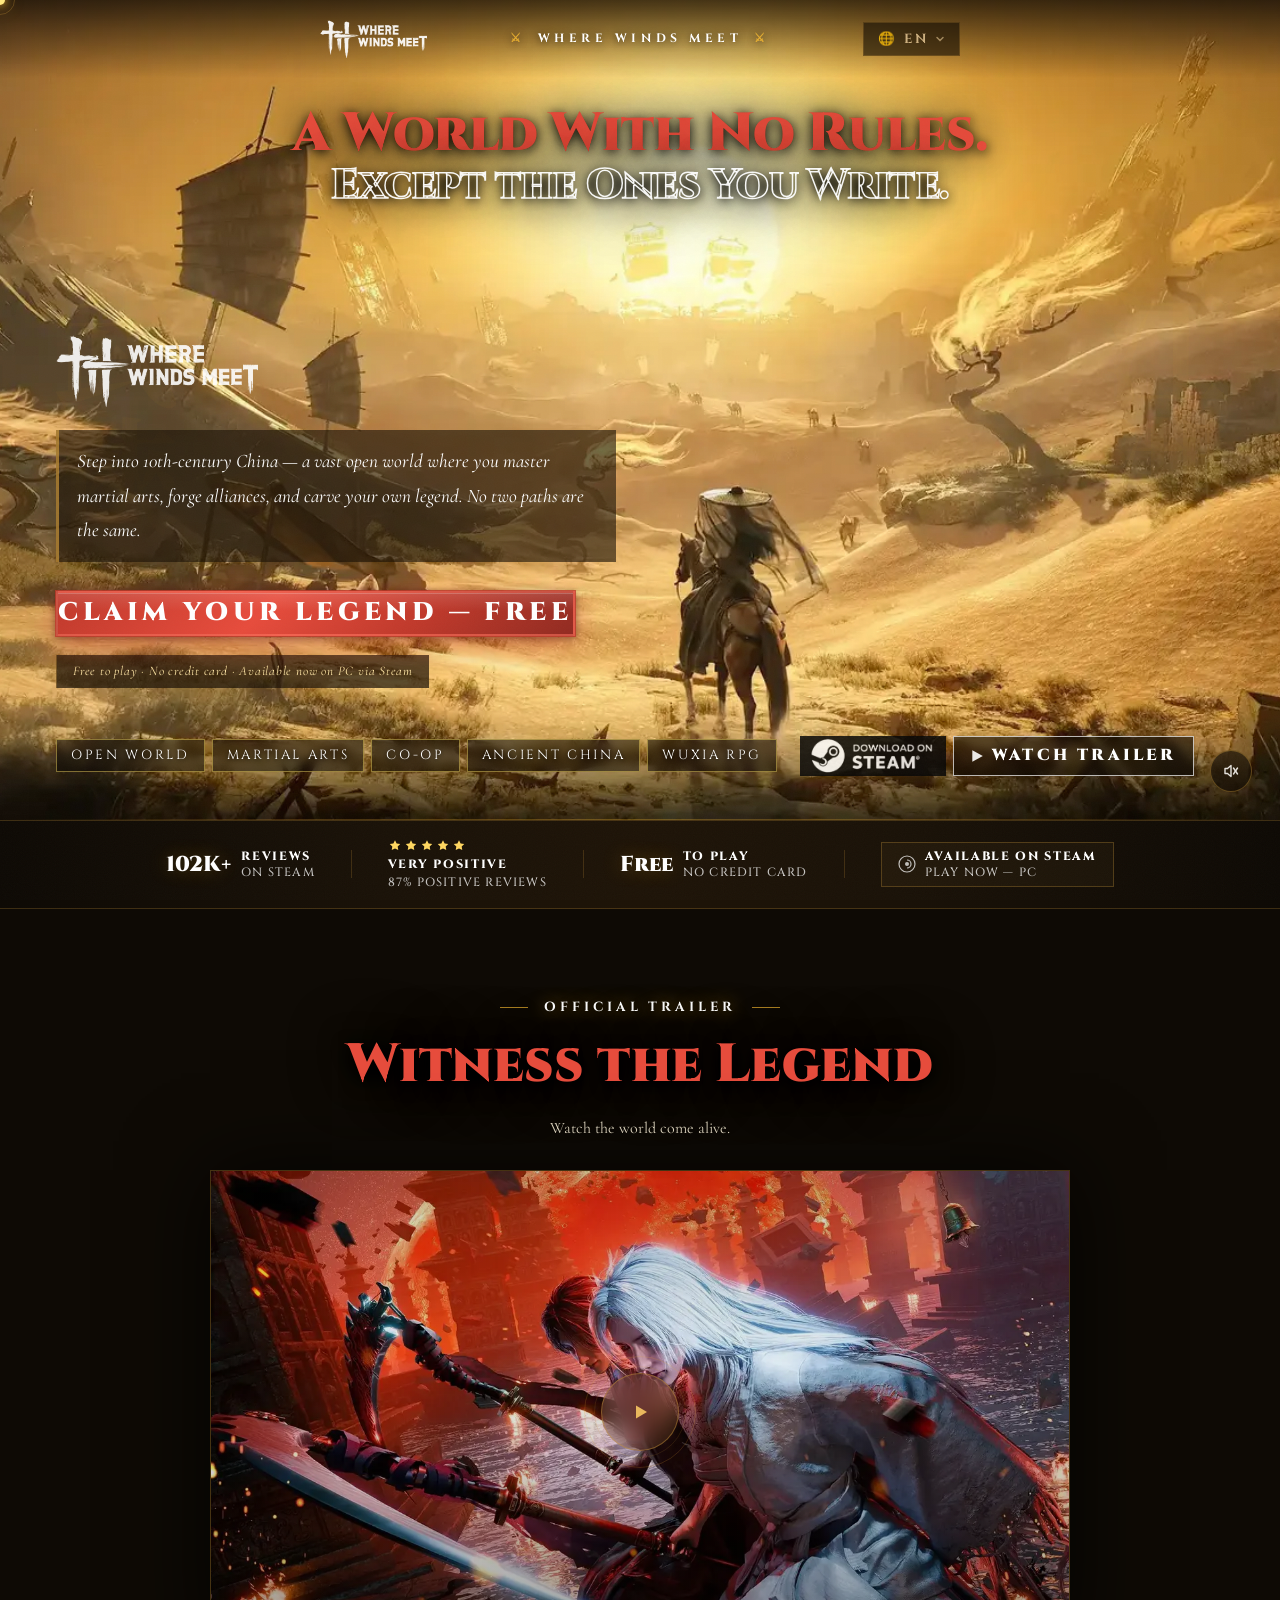
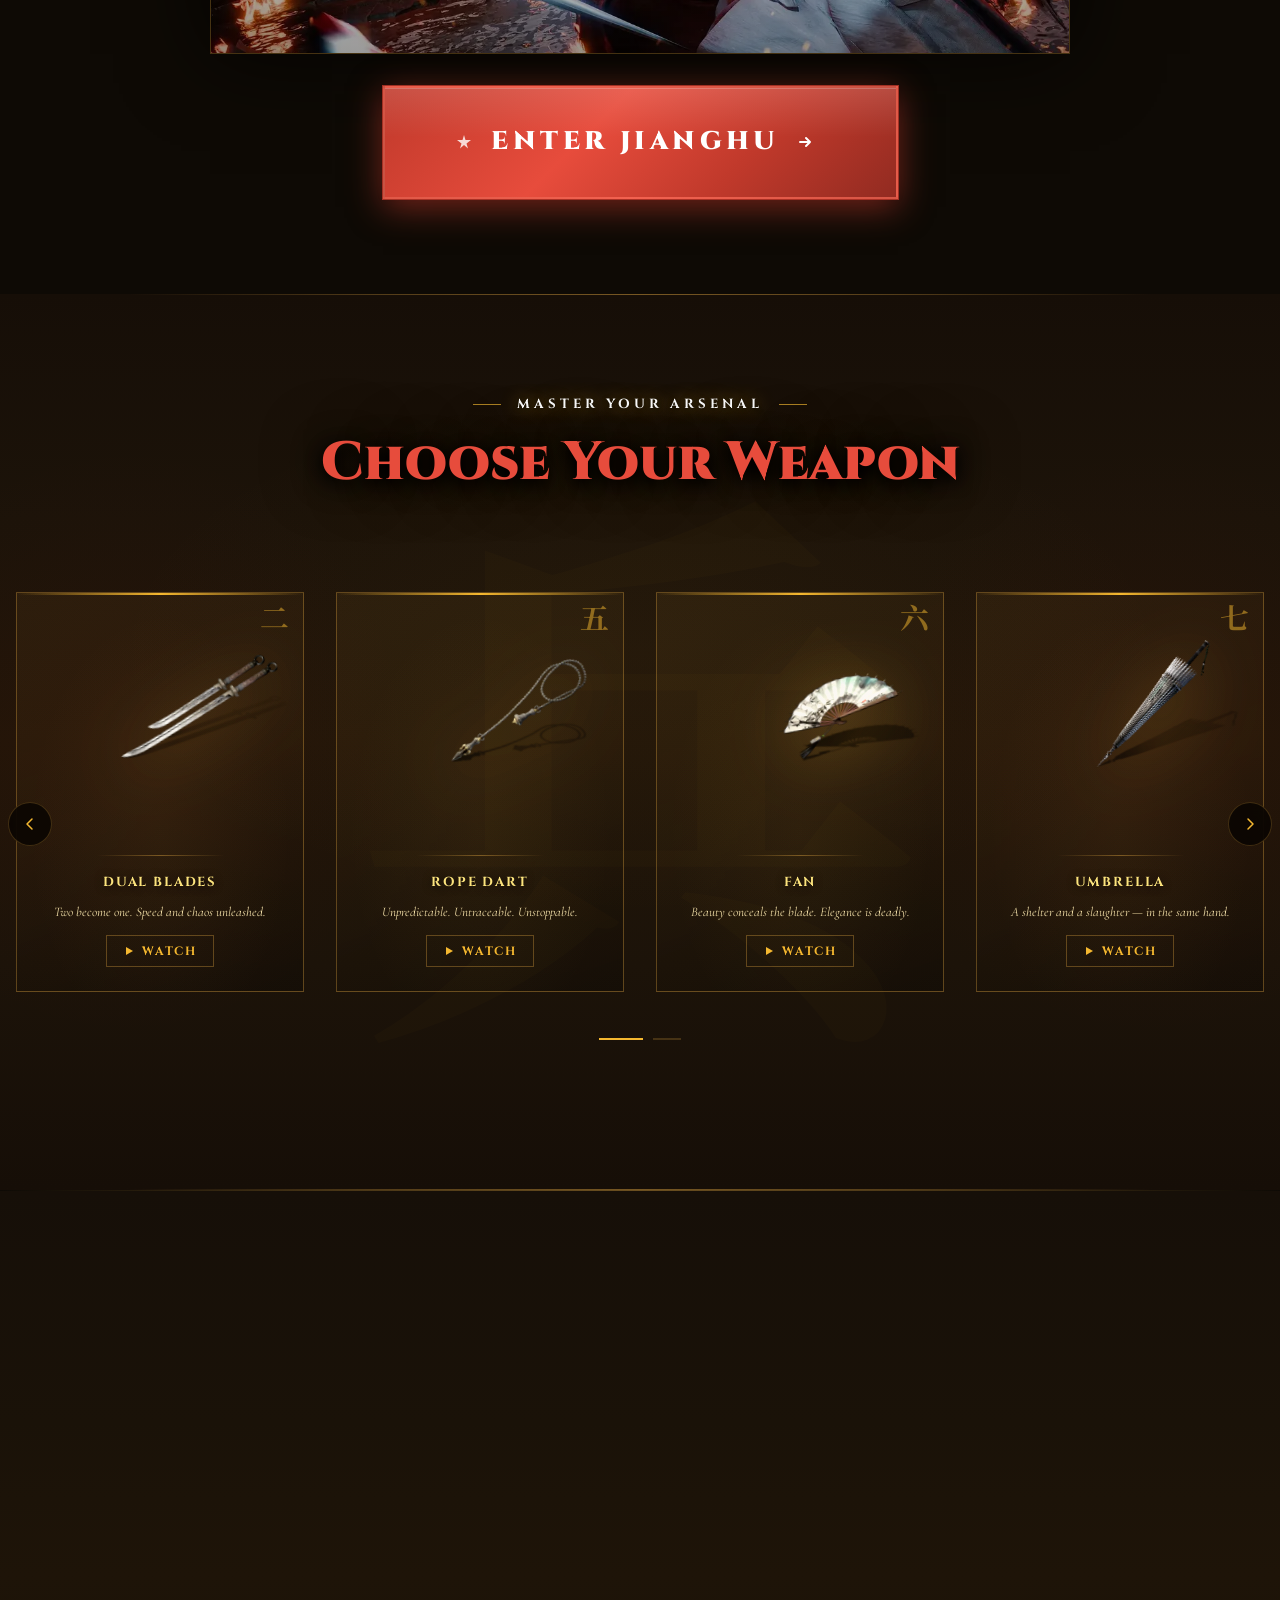
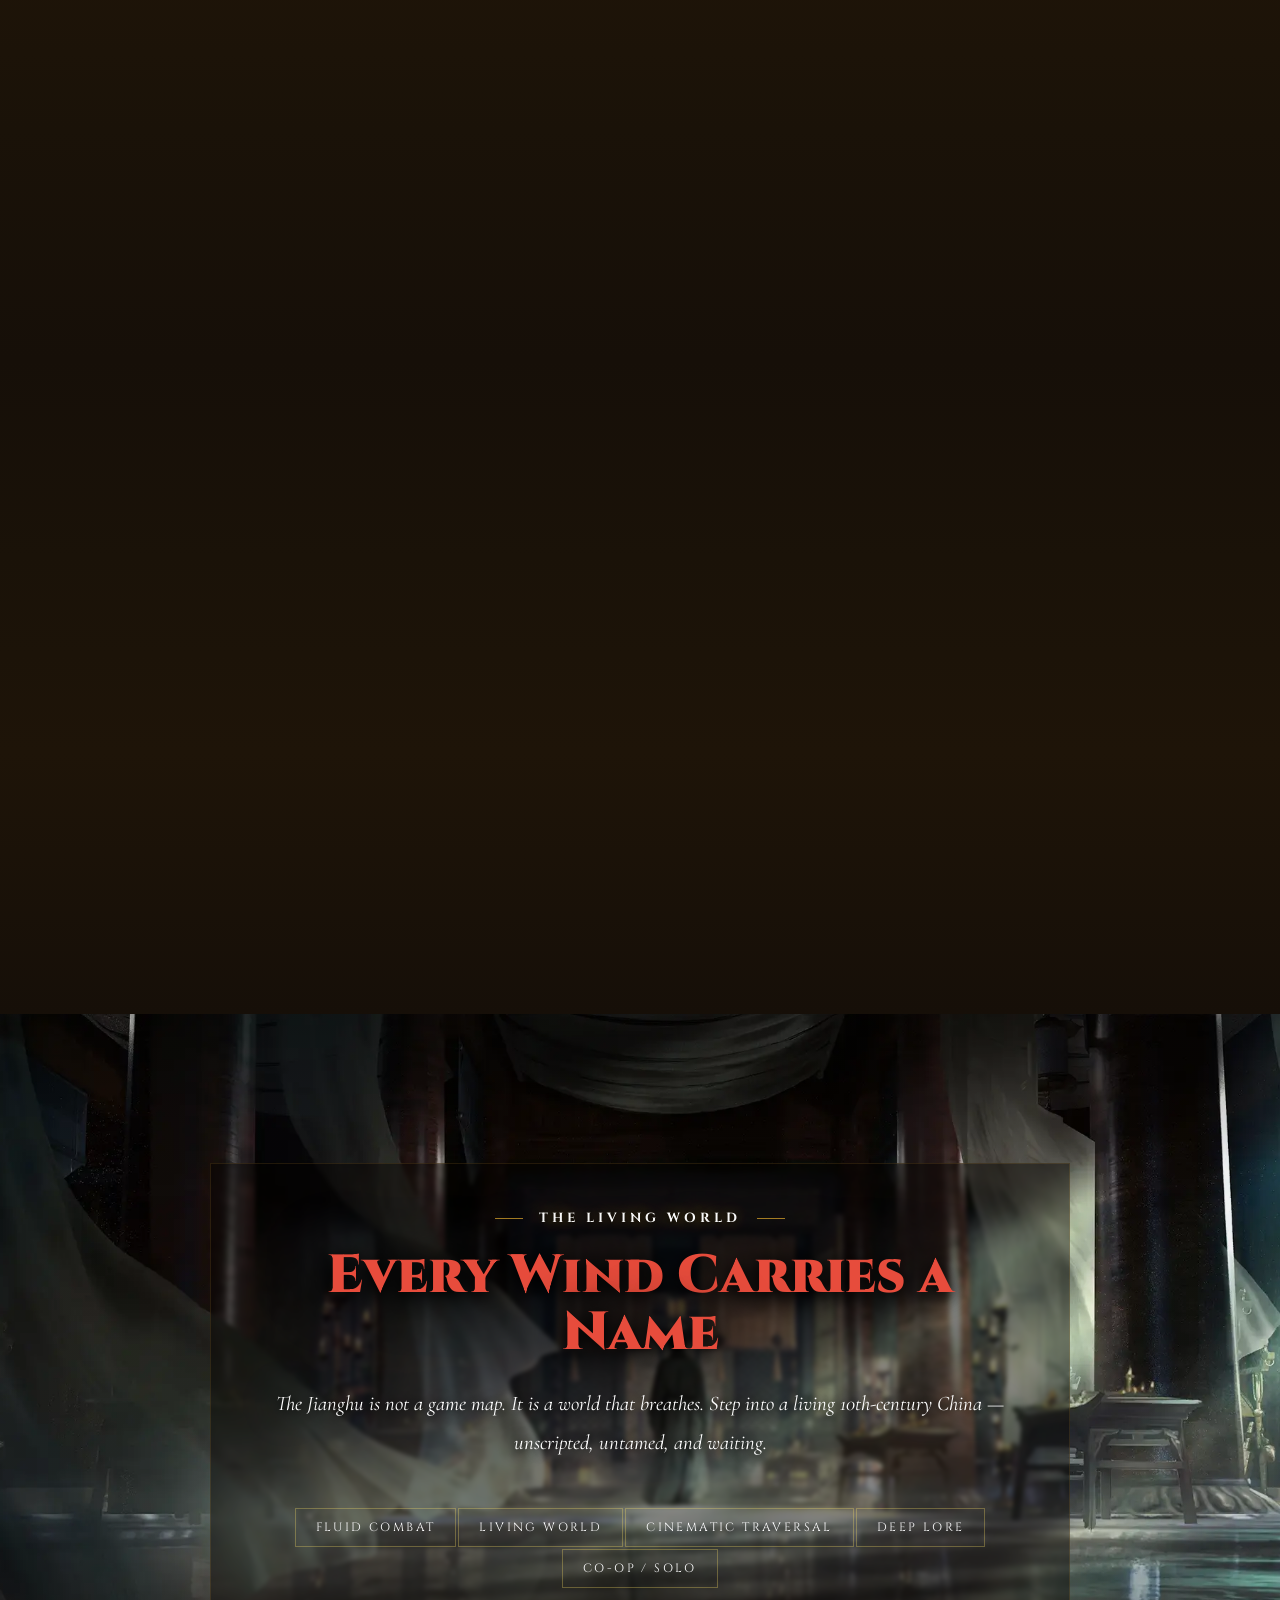
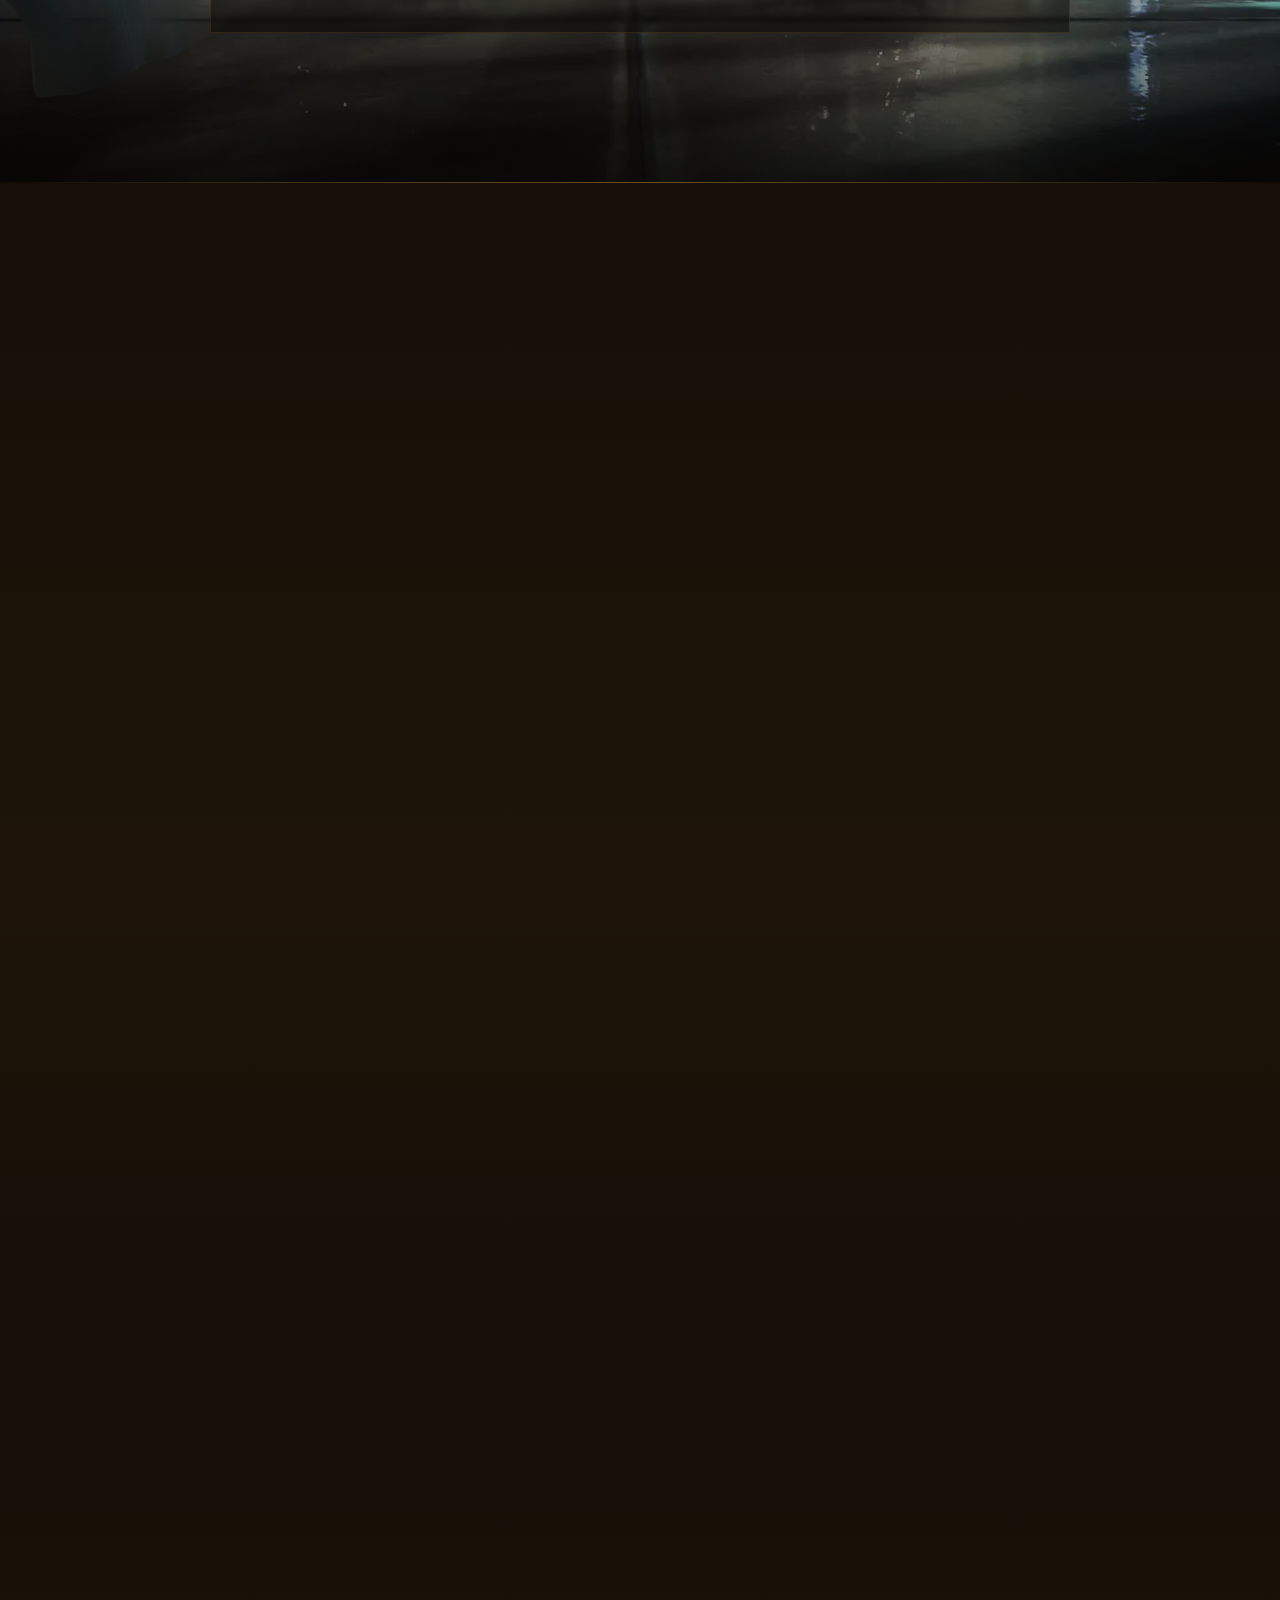
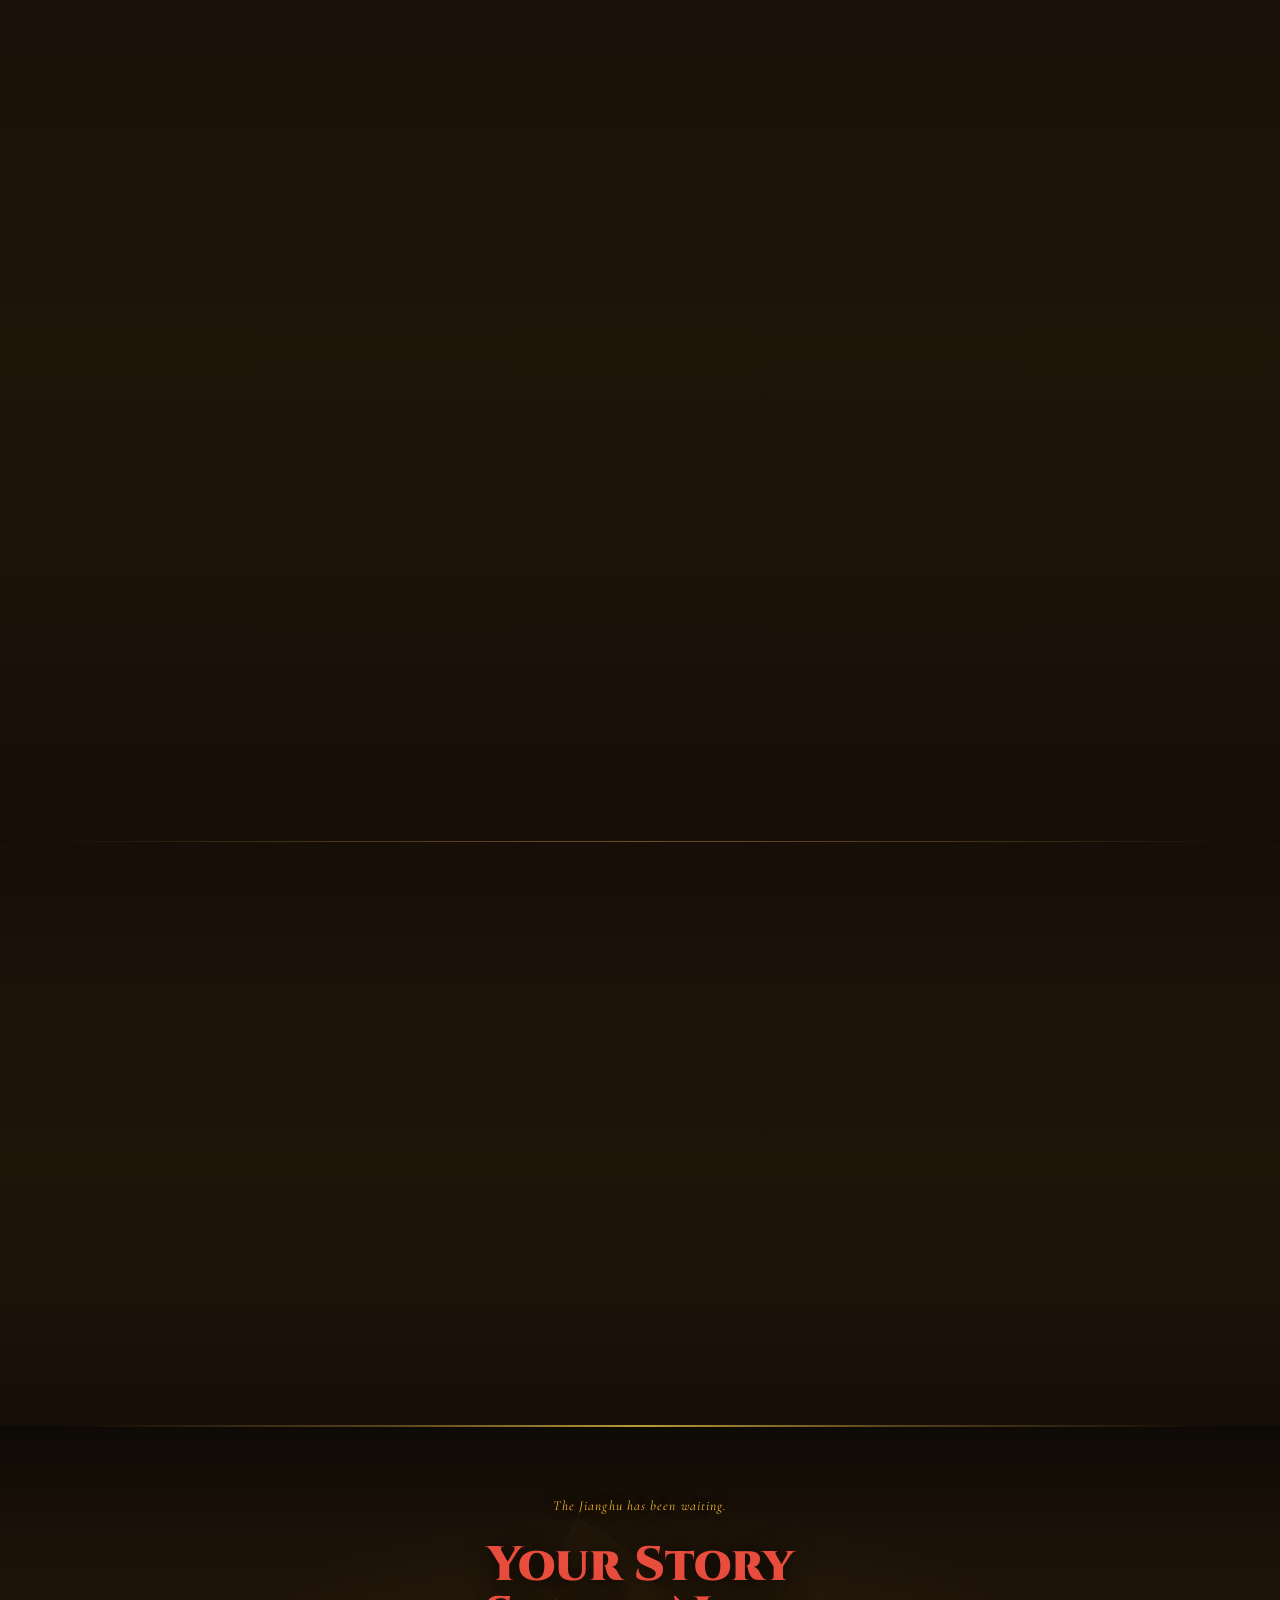
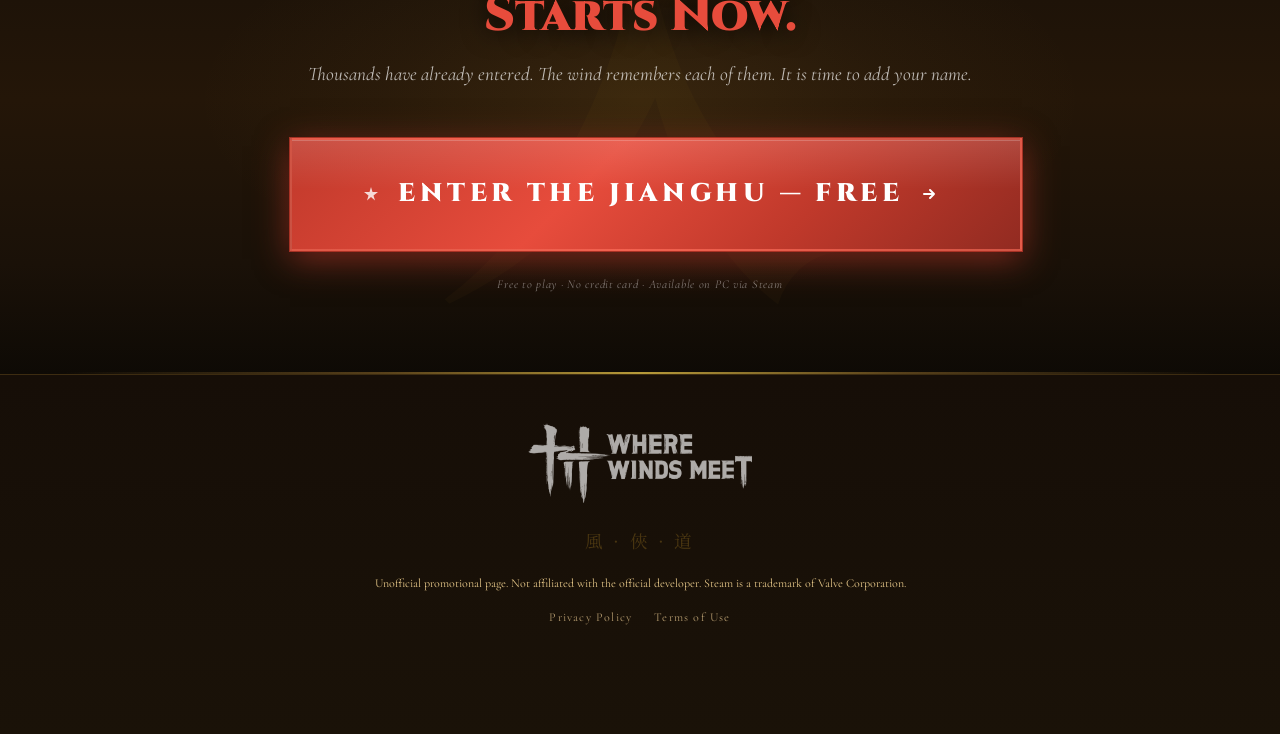
<file: index.html>
<!DOCTYPE html>
<html lang="en" dir="ltr">

<head>
  <meta charset="UTF-8">
  <link rel="icon"
    href="data:image/svg+xml,<svg xmlns='http://www.w3.org/2000/svg' viewBox='0 0 32 32'><text y='28' font-size='28'>⚔️</text></svg>"
    type="image/svg+xml">
  <meta name="viewport" content="width=device-width, initial-scale=1.0">
  <title>Where Winds Meet — Enter Jianghu</title>
  <meta property="og:type" content="website">
  <meta property="og:title" content="Where Winds Meet — Enter Jianghu">
  <meta property="og:description"
    content="An ancient world is watching. Free to play open-world wuxia RPG. 104K+ Steam reviews — Very Positive.">
  <meta property="og:image" content="assets/images/hero_poster.webp">
  <meta property="og:image:width" content="1920">
  <meta property="og:image:height" content="1080">
  <meta name="twitter:card" content="summary_large_image">
  <meta name="twitter:title" content="Where Winds Meet — Enter Jianghu">
  <meta name="twitter:description" content="Free to play. The Jianghu asks only one thing: that you enter.">
  <meta name="twitter:image" content="assets/images/hero_poster.webp">
  <meta name="description"
    content="An epic open-world wuxia action RPG set in ancient China. Master the blade. Shape your destiny.">
  <link rel="preconnect" href="https://fonts.googleapis.com">
  <link rel="preconnect" href="https://fonts.gstatic.com" crossorigin>
  <!-- Critical fonts (above-the-fold): load immediately -->
  <link rel="preload"
    href="https://fonts.googleapis.com/css2?family=Cinzel:wght@700;900&family=Cormorant+Garamond:ital,wght@0,400;0,600;1,400&display=swap"
    as="style" onload="this.onload=null;this.rel='stylesheet'">
  <noscript>
    <link href="https://fonts.googleapis.com/css2?family=Cinzel:wght@700;900&family=Cormorant+Garamond:ital,wght@0,400;0,600;1,400&display=swap" rel="stylesheet">
  </noscript>
  <style>
    *,
    *::before,
    *::after {
      box-sizing: border-box;
      margin: 0;
      padding: 0
    }

    :root {
      --void: #100c06;
      --deep: #07050300;
      --ember: #f5b830;
      --ember-hi: #ffe880;
      --ember-lo: #c08830;
      --blood: #8b1414;
      --text: #faf0d8;
      --text-soft: #e8c890;
      --paper: #f0dea8;
      --paper-dim: #c8a870;
      --ff-en: 'Cinzel', serif;
      --ff-body: 'Cormorant Garamond', 'Georgia', serif;
      --ff-ko: 'Noto Serif KR', serif;
      --ff-ja: 'Noto Serif JP', serif;
      --ff-cn: 'Noto Serif SC', serif;
      --ease: cubic-bezier(.16, 1, .3, 1);
    }

    html {
      background: var(--void);
      scroll-behavior: smooth
    }

    body {
      font-family: var(--ff-body);
      color: var(--text);
      background: #0e0a05;
      overflow-x: hidden;
      line-height: 1.6;
      cursor: none
    }

    img {
      display: block;
      max-width: 100%
    }

    button {
      cursor: none;
      border: none;
      background: none;
      font-family: inherit
    }

    a {
      color: inherit;
      text-decoration: none;
      cursor: none
    }

    #cursor {
      position: fixed;
      z-index: 9999;
      pointer-events: none;
      width: 10px;
      height: 10px;
      border-radius: 50%;
      background: var(--ember-hi);
      box-shadow: 0 0 10px var(--ember), 0 0 20px rgba(200, 148, 58, .4);
      transform: translate(-50%, -50%);
      transition: width .2s, height .2s
    }

    #cursor-ring {
      position: fixed;
      z-index: 9998;
      pointer-events: none;
      width: 30px;
      height: 30px;
      border-radius: 50%;
      border: 1px solid rgba(200, 148, 58, .3);
      transform: translate(-50%, -50%)
    }

    html.lang-ko h1,
    html.lang-ko h2,
    html.lang-ko .card-name,
    html.lang-ko .cta,
    html.lang-ko .chip,
    html.lang-ko .paths-label,
    html.lang-ko .sticky-btn,
    html.lang-ru .cta,
    html.lang-ru .chip,
    html.lang-ko .section-tag {
      font-family: var(--ff-ko);
      letter-spacing: .04em;
      text-transform: none
    }

    html.lang-ja h1,
    html.lang-ja h2,
    html.lang-ja .card-name,
    html.lang-ja .cta,
    html.lang-ja .chip,
    html.lang-ja .paths-label,
    html.lang-ja .sticky-btn,
    html.lang-ja .section-tag {
      font-family: var(--ff-ja);
      letter-spacing: .04em;
      text-transform: none
    }

    body::after {
      content: '';
      position: fixed;
      inset: 0;
      z-index: 50;
      pointer-events: none;
      opacity: .025;
      background-image: url("data:image/svg+xml,%3Csvg xmlns='http://www.w3.org/2000/svg' width='250' height='250'%3E%3Cfilter id='n'%3E%3CfeTurbulence type='fractalNoise' baseFrequency='.9' numOctaves='4' stitchTiles='stitch'/%3E%3C/filter%3E%3Crect width='250' height='250' filter='url(%23n)'/%3E%3C/svg%3E");
      background-size: 250px
    }

    ::-webkit-scrollbar {
      width: 2px
    }

    ::-webkit-scrollbar-track {
      background: var(--void)
    }

    ::-webkit-scrollbar-thumb {
      background: var(--ember-lo)
    }

    .nav {
      position: fixed;
      top: 0;
      left: 0;
      right: 0;
      z-index: 200;
      padding: 20px 320px;
      display: flex;
      justify-content: space-between;
      align-items: center;
      transition: all .5s ease;
      background: linear-gradient(180deg, rgba(14, 10, 5, .75), transparent)
    }

    .nav.solid {
      background: rgba(14, 10, 5, .88);
      backdrop-filter: blur(16px);
      -webkit-backdrop-filter: blur(16px);
      border-bottom: 1px solid rgba(200, 148, 58, .2);
      padding: 14px 320px
    }

    @media(max-width:600px) {
      .nav {
        padding: 14px 20px
      }

      .nav.solid {
        padding: 12px 20px
      }
    }

    .nav-id {
      font-family: var(--ff-en);
      font-size: 0.75rem;
      font-weight: 700;
      letter-spacing: .3em;
      text-transform: uppercase;
      color: #fff;
      opacity: 1;
      text-shadow: 0 0 12px rgba(245, 184, 48, .4), 0 1px 8px rgba(0, 0, 0, .8)
    }

    .nav-id img {
      height: 30px;
      width: auto;
      display: none
    }

    /* Language dropdown */
    .lang-drop {
      position: relative
    }

    .lang-drop-btn {
      display: inline-flex;
      align-items: center;
      gap: 7px;
      font-family: var(--ff-en);
      font-size: 0.83rem;
      font-weight: 700;
      letter-spacing: .18em;
      color: rgba(220, 190, 140, .9);
      background: rgba(4, 2, 1, .55);
      border: 1px solid rgba(200, 148, 58, .22);
      padding: 7px 14px;
      cursor: pointer;
      backdrop-filter: blur(8px);
      transition: all .25s
    }

    .lang-drop-btn:hover {
      color: #fff;
      border-color: rgba(200, 148, 58, .5)
    }

    .lang-drop-arrow {
      transition: transform .25s;
      opacity: .7
    }

    .lang-drop.open .lang-drop-arrow {
      transform: rotate(180deg)
    }

    .lang-drop-list {
      display: none;
      position: absolute;
      top: calc(100% + 6px);
      right: 0;
      min-width: 160px;
      background: rgba(14, 10, 5, .96);
      border: 1px solid rgba(200, 148, 58, .25);
      backdrop-filter: blur(16px);
      list-style: none;
      padding: 4px 0;
      z-index: 999
    }

    .lang-drop.open .lang-drop-list {
      display: block
    }

    .lang-drop-list li {
      font-family: var(--ff-en);
      font-size: 0.8rem;
      font-weight: 700;
      letter-spacing: .15em;
      color: rgba(220, 190, 140, .85);
      padding: 9px 18px;
      cursor: pointer;
      transition: all .2s
    }

    .lang-drop-list li:hover {
      background: rgba(200, 148, 58, .12);
      color: #fff
    }

    .lang-drop-list li[aria-selected="true"] {
      color: var(--ember);
      background: rgba(200, 148, 58, .08)
    }

    .rv {
      opacity: 0;
      transform: translateY(22px);
      transition: opacity .9s var(--ease), transform .9s var(--ease)
    }

    .rv.show {
      opacity: 1;
      transform: none
    }

    .d1 {
      transition-delay: .12s
    }

    .d2 {
      transition-delay: .24s
    }

    .d3 {
      transition-delay: .36s
    }

    .d4 {
      transition-delay: .48s
    }

    .d5 {
      transition-delay: .6s
    }

    .hero {
      position: relative;
      width: 100%;
      min-height: min(100vh, 820px);
      height: min(100vh, 820px);
      display: flex;
      align-items: flex-start;
      justify-content: flex-start;
      overflow: hidden
    }

    .hero-world {
      position: absolute;
      inset: 0;
      z-index: 0
    }

    .hw-sky {
      position: absolute;
      inset: 0;
      background: radial-gradient(ellipse 70% 55% at 68% 22%, #4a2e0a 0%, #261408 38%, #160e06 65%, #100c06 100%)
    }

    .hw-sun {
      position: absolute;
      width: 200px;
      height: 200px;
      right: 14%;
      top: 8%;
      border-radius: 50%;
      background: radial-gradient(circle, #c8943a 0%, #7a4a10 35%, transparent 70%);
      opacity: .24;
      filter: blur(16px)
    }

    .hw-m1 {
      position: absolute;
      left: 0;
      right: 0;
      bottom: 0;
      height: 72%;
      background: linear-gradient(180deg, transparent 0%, #0e0906 60%, #0c0704 100%);
      clip-path: polygon(0 75%, 3% 60%, 8% 65%, 12% 48%, 17% 55%, 22% 38%, 27% 45%, 31% 28%, 36% 35%, 40% 20%, 44% 28%, 49% 12%, 53% 20%, 57% 8%, 60% 16%, 64% 5%, 67% 14%, 71% 2%, 74% 10%, 78% 6%, 82% 18%, 86% 12%, 90% 25%, 94% 15%, 97% 30%, 100% 22%, 100% 100%, 0 100%)
    }

    .hw-m2 {
      position: absolute;
      left: 0;
      right: 0;
      bottom: 0;
      height: 55%;
      background: linear-gradient(180deg, transparent 0%, #100b07 50%, #0e0805 100%);
      clip-path: polygon(0 82%, 5% 65%, 10% 72%, 14% 52%, 20% 60%, 25% 42%, 30% 52%, 35% 32%, 39% 42%, 44% 22%, 48% 35%, 53% 18%, 58% 30%, 62% 15%, 66% 28%, 70% 12%, 74% 24%, 79% 10%, 83% 20%, 87% 8%, 91% 18%, 95% 5%, 98% 16%, 100% 10%, 100% 100%, 0 100%)
    }

    .hw-m3 {
      position: absolute;
      left: 0;
      right: 0;
      bottom: 0;
      height: 38%;
      background: linear-gradient(180deg, transparent 0%, #130d08 40%, #100a06 100%);
      clip-path: polygon(0 88%, 4% 70%, 9% 78%, 15% 58%, 20% 68%, 26% 48%, 31% 60%, 36% 40%, 41% 52%, 46% 30%, 51% 45%, 56% 28%, 61% 42%, 66% 22%, 71% 36%, 76% 18%, 81% 32%, 86% 14%, 91% 28%, 95% 12%, 98% 22%, 100% 16%, 100% 100%, 0 100%)
    }

    .hw-m4 {
      position: absolute;
      left: 0;
      right: 0;
      bottom: 0;
      height: 22%;
      background: linear-gradient(180deg, transparent 0%, #261808 35%, #1e1208 100%);
      clip-path: polygon(0 90%, 6% 75%, 13% 82%, 20% 62%, 28% 72%, 35% 50%, 43% 65%, 50% 42%, 57% 58%, 64% 38%, 71% 55%, 78% 34%, 85% 50%, 91% 30%, 96% 44%, 100% 28%, 100% 100%, 0 100%)
    }

    .hw-m5 {
      position: absolute;
      left: 0;
      right: 0;
      bottom: 0;
      height: 12%;
      background: #281808;
      clip-path: polygon(0 95%, 8% 72%, 16% 85%, 24% 60%, 32% 78%, 40% 52%, 48% 70%, 56% 44%, 64% 65%, 72% 38%, 80% 58%, 88% 32%, 94% 50%, 100% 36%, 100% 100%, 0 100%)
    }

    .hw-mist {
      position: absolute;
      left: 0;
      right: 0;
      bottom: 8%;
      height: 28%;
      background: linear-gradient(180deg, transparent, rgba(180, 140, 90, .04) 40%, rgba(160, 120, 70, .06) 70%, transparent);
      animation: mist 22s ease-in-out infinite alternate
    }

    .hw-mist2 {
      position: absolute;
      left: -20%;
      right: -20%;
      bottom: 18%;
      height: 18%;
      background: linear-gradient(180deg, transparent, rgba(180, 140, 90, .03) 50%, transparent);
      animation: mist 30s ease-in-out infinite alternate-reverse;
      animation-delay: -10s
    }

    .hero-poster {
      position: absolute;
      inset: 0;
      width: 100%;
      height: 100%;
      object-fit: cover;
      z-index: 0;
      display: block
    }

    .hero-video {
      position: absolute;
      inset: 0;
      width: 100%;
      height: 100%;
      object-fit: cover;
      z-index: 1;
      opacity: 0;
      transition: opacity 1.4s ease;
      will-change: opacity
    }

    .embers {
      position: absolute;
      inset: 0;
      z-index: 2;
      pointer-events: none;
      overflow: hidden
    }

    .hero-vtext-l,
    .hero-vtext-r {
      position: absolute;
      z-index: 3;
      top: 50%;
      transform: translateY(-50%);
      writing-mode: vertical-rl;
      text-orientation: upright;
      font-family: var(--ff-cn);
      font-weight: 700;
      font-size: clamp(5rem, 10vw, 9rem);
      color: var(--ember);
      opacity: .03;
      pointer-events: none;
      user-select: none
    }

    .hero-vtext-l {
      left: 1%
    }

    .hero-vtext-r {
      right: 1%
    }

    .hero-content {
      position: relative;
      z-index: 4;
      pointer-events: auto;
      max-width: 1280px;
      width: 100%;
      margin: 0 auto;
      padding: clamp(90px, 12vh, 140px) 56px 60px
    }

    .hero-eyebrow {
      display: inline-flex;
      align-items: center;
      gap: 10px;
      font-family: var(--ff-body);
      font-size: .95rem;
      font-style: italic;
      font-weight: 400;
      letter-spacing: .03em;
      text-transform: none;
      color: #fff;
      margin-bottom: .9rem;
      background: rgba(28, 18, 8, .55);
      padding: 5px 14px 5px 10px;
      border-left: 2px solid #e74c3c
    }

    .hero-eyebrow::before {
      content: '';
      width: 38px;
      height: 1px;
      background: var(--ember);
      opacity: .8
    }

    h1.hero-hl {
      font-family: var(--ff-en);
      font-weight: 900;
      font-size: clamp(2rem, 4.2vw, 3.6rem);
      line-height: 1.0;
      letter-spacing: -.01em;
      color: #e74c3c;
      text-align: center;
      text-shadow: 0 2px 12px rgba(0, 0, 0, 1), 0 4px 40px rgba(0, 0, 0, 1), 0 0 80px rgba(0, 0, 0, .9), 0 0 120px rgba(231, 76, 60, .25);
      margin-bottom: 1.2rem
    }

    html.lang-ko h1.hero-hl,
    html.lang-ja h1.hero-hl {
      font-size: clamp(1.8rem, 3.8vw, 3.2rem);
      line-height: 1.15
    }

    .hero-hl-stroke {
      display: block;
      color: transparent;
      -webkit-text-stroke: 1.5px rgba(255, 255, 255, .95);
      font-size: .78em;
      margin-top: .08em
    }

    .hero-sub {
      max-width: 560px;
      font-size: clamp(1rem, 1.6vw, 1.2rem);
      font-weight: 400;
      font-style: italic;
      color: #fff;
      line-height: 1.8;
      margin-bottom: 1.8rem;
      background: rgba(28, 18, 8, .62);
      padding: 14px 18px;
      border-left: 3px solid rgba(200, 148, 58, .7)
    }

    html.lang-ko .hero-sub,
    html.lang-ja .hero-sub {
      font-style: normal;
      font-size: clamp(.92rem, 1.5vw, 1.08rem)
    }

    .hero-acts {
      display: flex;
      flex-wrap: wrap;
      gap: 10px;
      align-items: center;
      margin-bottom: 1.2rem
    }

    .cta {
      display: inline-flex;
      align-items: center;
      font-family: var(--ff-en);
      font-size: 1.6rem;
      font-weight: 900;
      letter-spacing: .18em;
      text-transform: uppercase;
      color: #ffffff;
      background: linear-gradient(135deg, #c0392b 0%, #e74c3c 40%, #c0392b 70%, #922b21 100%);
      padding: 0;
      position: relative;
      overflow: hidden;
      border: 2px solid rgba(255, 120, 100, .5);
      box-shadow:
        0 0 0 1px rgba(192, 57, 43, .8),
        0 8px 32px rgba(192, 57, 43, .6),
        0 2px 8px rgba(0, 0, 0, .5),
        inset 0 1px 0 rgba(255, 255, 255, .2);
      animation: cta-pulse 3s ease-in-out infinite;
      will-change: transform;
      transition: transform .25s ease, box-shadow .25s ease, filter .25s ease;
      cursor: pointer;
      text-decoration: none
    }

    .cta-inner {
      display: flex;
      align-items: center;
      gap: 18px;
      padding: 34px 84px 34px 70px;
      position: relative;
      z-index: 1;
      white-space: nowrap
    }

    .cta::before {
      content: '';
      position: absolute;
      top: -10%;
      left: -80%;
      width: 50%;
      height: 120%;
      background: linear-gradient(90deg, transparent, rgba(255, 255, 255, .35), transparent);
      transform: skewX(-18deg);
      animation: cta-shimmer 3.5s ease-in-out infinite 1s;
      pointer-events: none
    }

    .cta::after {
      content: '';
      position: absolute;
      top: 0;
      left: 0;
      right: 0;
      height: 45%;
      background: linear-gradient(180deg, rgba(255, 255, 255, .12), transparent);
      pointer-events: none
    }

    .cta:hover {
      filter: brightness(1.15);
      transform: translateY(-4px) scale(1.02);
      box-shadow:
        0 0 0 2px rgba(231, 76, 60, .9),
        0 14px 48px rgba(192, 57, 43, .7),
        0 4px 14px rgba(0, 0, 0, .4),
        inset 0 1px 0 rgba(255, 255, 255, .25)
    }

    .cta:active {
      transform: translateY(0);
      filter: brightness(.95)
    }

    @keyframes cta-shimmer {
      0% {
        left: -80%
      }

      55%,
      100% {
        left: 130%
      }
    }

    }

    .cta:focus-visible {
      outline: 2px solid var(--ember-hi);
      outline-offset: 4px
    }

    .cta svg {
      flex-shrink: 0;
      transition: transform .35s ease
    }

    .cta:hover svg {
      transform: translateX(5px)
    }

    .hero-note {
      font-size: .82rem;
      font-style: italic;
      color: #ffe9a8;
      margin-bottom: 1rem;
      font-family: var(--ff-body);
      letter-spacing: .06em;
      background: rgba(28, 18, 8, .72);
      padding: 6px 16px;
      display: inline-block;
      border-left: 1px solid rgba(200, 148, 58, .35)
    }

    .chips {
      display: flex;
      flex-wrap: wrap;
      gap: 7px
    }

    .chip {
      font-family: var(--ff-en);
      font-size: 0.83rem;
      letter-spacing: .2em;
      text-transform: uppercase;
      color: #fff;
      border: 1px solid rgba(255, 224, 100, .45);
      padding: 5px 14px;
      transition: all .25s;
      background: rgba(0, 0, 0, .5);
      backdrop-filter: blur(4px);
      text-shadow: 0 1px 4px rgba(0, 0, 0, .9)
    }

    .chip:hover {
      border-color: rgba(200, 148, 58, .38);
      color: var(--paper)
    }

    .hero-baseline {
      position: absolute;
      bottom: 0;
      left: 0;
      right: 0;
      height: 1px;
      z-index: 4;
      background: linear-gradient(90deg, transparent, var(--ember-lo), var(--ember), var(--ember-lo), transparent);
      opacity: .3
    }

    .world-section {
      position: relative;
      overflow: hidden
    }

    .world-art {
      width: 100%;
      height: clamp(480px, 60vw, 780px);
      position: relative;
      overflow: hidden
    }

    .world-art-bg {
      position: absolute;
      inset: 0;
      background-image: url("assets/images/screenshot_5.webp");
      background-size: cover;
      background-position: center 40%;
      background-repeat: no-repeat
    }

    .world-veil {
      position: absolute;
      inset: 0;
      z-index: 3;
      background: linear-gradient(180deg, rgba(6, 3, 1, .35) 0%, rgba(6, 3, 1, .05) 20%, rgba(6, 3, 1, .05) 65%, rgba(6, 3, 1, .75) 100%);
      display: flex;
      align-items: center;
      justify-content: center;
      padding: 48px 24px
    }

    .world-center {
      text-align: center;
      max-width: 860px;
      z-index: 3;
      position: relative;
      background: rgba(6, 3, 1, .45);
      backdrop-filter: blur(2px);
      -webkit-backdrop-filter: blur(2px);
      padding: 44px 48px;
      border: 1px solid rgba(200, 148, 58, .15)
    }

    .section-tag {
      font-family: var(--ff-en);
      font-size: 0.83rem;
      font-weight: 700;
      letter-spacing: .3em;
      text-transform: uppercase;
      color: #ffffff;
      margin-bottom: 1.2rem;
      display: flex;
      align-items: center;
      justify-content: center;
      gap: 16px;
      text-shadow: 0 0 16px rgba(245, 184, 48, .7), 0 1px 4px rgba(0, 0, 0, .9)
    }

    .section-tag::before,
    .section-tag::after {
      content: '';
      width: 28px;
      height: 1px;
      background: var(--ember);
      opacity: .65
    }

    h2.sect-hl {
      font-family: var(--ff-en);
      font-weight: 900;
      font-size: clamp(1.8rem, 4.2vw, 3.8rem);
      line-height: 1.05;
      color: #e74c3c;
      text-shadow: 0 2px 30px rgba(0, 0, 0, 1), 0 0 60px rgba(0, 0, 0, .95), 0 4px 16px rgba(0, 0, 0, 1);
      margin-bottom: 1.4rem
    }

    html.lang-ko h2.sect-hl,
    html.lang-ja h2.sect-hl {
      font-size: clamp(1.5rem, 3.5vw, 3rem)
    }

    .world-desc {
      font-size: clamp(1.05rem, 1.8vw, 1.3rem);
      font-weight: 400;
      font-style: italic;
      color: #fff;
      line-height: 1.9;
      margin-bottom: 2.8rem;
      text-shadow: 0 2px 24px rgba(0, 0, 0, 1), 0 1px 8px rgba(0, 0, 0, 1), 0 0 40px rgba(0, 0, 0, .9)
    }

    html.lang-ko .world-desc,
    html.lang-ja .world-desc {
      font-style: normal;
      font-size: clamp(.92rem, 1.4vw, 1.08rem)
    }

    .pillars {
      display: flex;
      justify-content: center;
      flex-wrap: wrap;
      gap: 2px
    }

    .pillar {
      padding: 9px 20px;
      border: 1px solid rgba(255, 224, 100, .3);
      font-family: var(--ff-en);
      font-size: 0.75rem;
      letter-spacing: .2em;
      text-transform: uppercase;
      color: #fff;
      transition: all .3s
    }

    html.lang-ko .pillar,
    html.lang-ja .pillar {
      letter-spacing: .04em;
      text-transform: none
    }

    .pillar:hover {
      border-color: rgba(200, 148, 58, .38);
      color: var(--paper);
      background: rgba(200, 148, 58, .04)
    }

    .paths-section {
      position: relative;
      padding: 100px 0 130px;
      overflow: hidden;
      background: linear-gradient(180deg, #160f08, #1a1208 30%, #1e1408 50%, #1a1208 70%, #160f08)
    }

    .paths-bg-glow {
      position: absolute;
      inset: 0;
      pointer-events: none;
      background: radial-gradient(ellipse 90% 60% at 50% 50%, rgba(200, 148, 58, .06) 0%, transparent 65%)
    }

    .paths-ghost {
      position: absolute;
      top: 50%;
      left: 50%;
      transform: translate(-50%, -50%);
      font-family: var(--ff-cn);
      font-weight: 700;
      font-size: clamp(18rem, 40vw, 50rem);
      color: var(--ember);
      opacity: .016;
      pointer-events: none;
      user-select: none;
      line-height: 1
    }

    .paths-header {
      text-align: center;
      padding: 0 24px 60px;
      position: relative;
      z-index: 1
    }

    .paths-label {
      font-family: var(--ff-en);
      font-size: 0.75rem;
      font-weight: 700;
      letter-spacing: .3em;
      text-transform: uppercase;
      color: #fff;
      margin-bottom: 1.2rem;
      display: flex;
      align-items: center;
      justify-content: center;
      gap: 16px;
      text-shadow: 0 0 16px rgba(245, 184, 48, .7), 0 1px 4px rgba(0, 0, 0, .9)
    }

    .paths-label::before,
    .paths-label::after {
      content: '';
      width: 28px;
      height: 1px;
      background: var(--ember);
      opacity: .65
    }

    .rod-wrap {
      position: relative;
      z-index: 1;
      display: flex;
      justify-content: center;
      margin-bottom: 0
    }

    .rod {
      width: min(92%, 1160px);
      height: 8px;
      background: linear-gradient(90deg, transparent, var(--ember-lo) 8%, #b07828 20%, var(--ember) 50%, #b07828 80%, var(--ember-lo) 92%, transparent);
      border-radius: 4px;
      box-shadow: 0 0 20px rgba(200, 148, 58, .15), 0 2px 8px rgba(0, 0, 0, .5);
      position: relative
    }

    .rod::before,
    .rod::after {
      content: '';
      position: absolute;
      top: 50%;
      transform: translateY(-50%);
      width: 14px;
      height: 14px;
      border-radius: 50%;
      background: radial-gradient(circle, var(--ember-hi), var(--ember-lo));
      box-shadow: 0 0 10px rgba(200, 148, 58, .3)
    }

    .rod::before {
      left: -5px
    }

    .rod::after {
      right: -5px
    }

    .strings {
      position: relative;
      z-index: 1;
      display: flex;
      justify-content: center;
      pointer-events: none;
      overflow: hidden
    }

    .string-line {
      flex: 1;
      max-width: calc(min(92%, 1160px)/5);
      height: 28px;
      border-right: 1px solid rgba(200, 148, 58, .18)
    }

    .string-line:first-child {
      border-left: 1px solid rgba(200, 148, 58, .18)
    }

    .scrolls {
      display: flex;
      justify-content: center;
      gap: 8px;
      padding: 0 max(4%, (100% - 1160px)/2);
      position: relative;
      z-index: 1
    }

    .scroll {
      flex: 1;
      min-width: 0;
      max-width: 232px;
      position: relative;
      transform-origin: top center;
      animation: sway var(--sw, 6s) var(--sd, 0s) ease-in-out infinite alternate
    }

    @keyframes sway {
      from {
        transform: rotate(var(--s1, -.4deg))
      }

      to {
        transform: rotate(var(--s2, .4deg))
      }
    }

    .scroll:hover {
      animation-play-state: paused;
      transform: scale(1.04) translateY(-10px) !important;
      transition: transform .4s var(--ease)
    }

    .scroll-top,
    .scroll-bot {
      height: 16px;
      border-radius: 3px;
      position: relative;
      z-index: 2;
      box-shadow: 0 2px 12px rgba(0, 0, 0, .5)
    }

    .scroll-top {
      background: linear-gradient(180deg, var(--ember-hi), var(--ember), #c0801a)
    }

    .scroll-bot {
      background: linear-gradient(0deg, var(--ember-hi), var(--ember), var(--ember-lo))
    }

    .scroll-body {
      padding: 28px 18px 24px;
      background: linear-gradient(180deg, rgba(200, 148, 58, .12), rgba(200, 100, 30, .08), rgba(200, 148, 58, .12)), #1c1509;
      border-left: 1px solid rgba(200, 148, 58, .09);
      border-right: 1px solid rgba(200, 148, 58, .09);
      text-align: center;
      min-height: 270px;
      display: flex;
      flex-direction: column;
      align-items: center;
      justify-content: center;
      gap: 14px;
      position: relative;
      overflow: hidden;
      transition: background .4s
    }

    .scroll:hover .scroll-body {
      background: linear-gradient(180deg, rgba(200, 148, 58, .1), rgba(200, 148, 58, .06), rgba(200, 148, 58, .1)), #0c0a06
    }

    .scroll-body::before {
      content: '';
      position: absolute;
      inset: 0;
      background: radial-gradient(ellipse at 50% 30%, rgba(200, 148, 58, .08), transparent 65%);
      opacity: 0;
      transition: opacity .4s
    }

    .scroll:hover .scroll-body::before {
      opacity: 1
    }

    .scroll-num {
      font-family: var(--ff-cn);
      font-size: 2.2rem;
      font-weight: 700;
      color: var(--ember-hi);
      opacity: .45;
      line-height: 1;
      position: absolute;
      top: 10px;
      right: 12px
    }

    .scroll-icon {
      width: 36px;
      height: 36px;
      opacity: .58
    }

    .scroll-div {
      width: 55%;
      height: 1px;
      background: linear-gradient(90deg, transparent, rgba(255, 220, 80, .7), transparent)
    }

    .card-name {
      font-family: var(--ff-en);
      font-size: .82rem;
      font-weight: 700;
      letter-spacing: .07em;
      text-transform: uppercase;
      color: #fff;
      line-height: 1.3;
      text-shadow: 0 1px 6px rgba(0, 0, 0, .7)
    }

    .card-desc {
      font-size: .86rem;
      font-style: italic;
      color: #f0dea8;
      line-height: 1.75
    }

    html.lang-ko .card-desc,
    html.lang-ja .card-desc {
      font-style: normal;
      font-size: .82rem
    }

    .scroll-tassel {
      display: flex;
      justify-content: center;
      gap: 7px;
      padding: 4px 0 0
    }

    .tsl {
      width: 1px;
      height: 20px;
      background: linear-gradient(180deg, rgba(200, 148, 58, .38), transparent)
    }

    @media(max-width:900px) {
      .scrolls {
        flex-wrap: wrap;
        padding: 0 5%
      }

      .scroll {
        flex: 0 0 calc(50% - 20px);
        max-width: none;
        min-width: 140px
      }

      .strings,
      .rod-wrap {
        display: none
      }
    }

    @media(max-width:480px) {
      .scroll {
        flex: 0 0 100%
      }
    }

    /* ═══════════════════════════
   GALLERY — CAROUSEL
═══════════════════════════ */
    .gallery-section {
      position: relative;
      padding: 100px 0 120px;
      overflow: hidden;
      background: linear-gradient(180deg, #160f08, #1a1208 30%, #1e1408 60%, #160f08)
    }

    .gallery-header {
      text-align: center;
      padding: 0 24px 48px
    }

    .gallery-carousel-wrap {
      position: relative;
      overflow: hidden
    }

    .gallery-track {
      display: flex;
      gap: 0;
      overflow-x: auto;
      -webkit-overflow-scrolling: touch;
      scrollbar-width: none;
      cursor: grab
    }

    .gallery-track::-webkit-scrollbar {
      display: none
    }

    .gallery-track:active {
      cursor: grabbing
    }

    .gallery-slide {
      flex: 0 0 calc(33.333% - 8px);
      margin: 0 4px;
      position: relative;
      overflow: hidden;
      aspect-ratio: 16/9
    }

    .gallery-slide img {
      width: 100%;
      height: 100%;
      object-fit: cover;
      display: block;
      transition: transform .5s ease
    }

    .gallery-slide:hover img {
      transform: scale(1.05)
    }

    .gallery-slide-overlay {
      position: absolute;
      inset: 0;
      background: linear-gradient(0deg, rgba(4, 2, 1, .7) 0%, transparent 50%);
      opacity: 0;
      transition: opacity .3s ease
    }

    .gallery-slide:hover .gallery-slide-overlay {
      opacity: 1
    }

    /* Nav dots */
    .gallery-dots {
      display: flex;
      justify-content: center;
      gap: 8px;
      margin-top: 28px;
      padding: 0 24px
    }

    .gallery-dot {
      width: 28px;
      height: 3px;
      background: rgba(200, 148, 58, .25);
      cursor: pointer;
      transition: background .3s, width .3s
    }

    .gallery-dot.active {
      background: var(--ember);
      width: 44px
    }

    /* Arrows */
    .gallery-arrows {
      position: absolute;
      top: 50%;
      transform: translateY(-50%);
      width: 100%;
      display: flex;
      justify-content: space-between;
      padding: 0 12px;
      pointer-events: none;
      z-index: 5
    }

    .gallery-arrow {
      width: 44px;
      height: 44px;
      background: rgba(4, 2, 1, .7);
      border: 1px solid rgba(200, 148, 58, .3);
      color: #fff;
      display: flex;
      align-items: center;
      justify-content: center;
      cursor: pointer;
      pointer-events: auto;
      transition: all .25s ease;
      backdrop-filter: blur(8px)
    }

    .gallery-arrow:hover {
      background: rgba(200, 148, 58, .2);
      border-color: var(--ember)
    }

    @media(max-width:768px) {
      .gallery-slide {
        flex: 0 0 calc(100% - 8px)
      }
    }

    @media(max-width:900px) and (min-width:769px) {
      .gallery-slide {
        flex: 0 0 calc(50% - 8px)
      }
    }

    .t-player {
      position: relative;
      aspect-ratio: 16/9;
      border: 1px solid rgba(232, 168, 58, .25);
      overflow: hidden;
      margin-bottom: 40px;
      box-shadow: 0 0 80px rgba(0, 0, 0, .8)
    }

    .t-ph {
      position: absolute;
      inset: 0;
      display: flex;
      align-items: center;
      justify-content: center;
      background: linear-gradient(135deg, #241809, #1c160a, #281c0a)
    }

    .t-ph svg {
      opacity: .08
    }

    .t-video {
      position: absolute;
      inset: 0;
      width: 100%;
      height: 100%;
      object-fit: cover;
      display: none
    }

    .play-ring {
      position: absolute;
      top: 50%;
      left: 50%;
      transform: translate(-50%, -50%);
      z-index: 5;
      width: 78px;
      height: 78px;
      border-radius: 50%;
      background: rgba(200, 148, 58, .1);
      border: 1px solid rgba(200, 148, 58, .45);
      display: flex;
      align-items: center;
      justify-content: center;
      backdrop-filter: blur(12px);
      -webkit-backdrop-filter: blur(12px);
      transition: background .35s, box-shadow .35s, opacity .3s;
      cursor: none
    }

    .t-player.is-playing .play-ring {
      opacity: 0;
      pointer-events: none
    }

    .t-player.is-playing:hover .play-ring {
      opacity: 1;
      pointer-events: auto
    }

    .play-ring::before {
      content: '';
      position: absolute;
      inset: -8px;
      border-radius: 50%;
      border: 1px solid rgba(200, 148, 58, .14);
      animation: pulse 3s ease-in-out infinite
    }

    .play-ring::after {
      content: '';
      position: absolute;
      inset: -18px;
      border-radius: 50%;
      border: 1px solid rgba(232, 168, 58, .18);
      animation: pulse 3s ease-in-out infinite .6s
    }

    @keyframes cta-pulse {

      0%,
      100% {
        box-shadow: 0 0 0 1px rgba(240, 192, 96, .4), 0 4px 24px rgba(200, 148, 58, .25), inset 0 1px 0 rgba(255, 255, 255, .3)
      }

      50% {
        box-shadow: 0 0 0 2px rgba(255, 220, 80, .7), 0 6px 36px rgba(200, 148, 58, .5), 0 0 60px rgba(200, 148, 58, .15), inset 0 1px 0 rgba(255, 255, 255, .35)
      }
    }

    .play-ring:hover {
      background: rgba(200, 148, 58, .25);
      box-shadow: 0 0 40px rgba(200, 148, 58, .25)
    }

    .play-ring:focus-visible {
      outline: 2px solid var(--ember-hi);
      outline-offset: 4px
    }

    .t-cta {
      text-align: center
    }

    .faq-section {
      padding: 90px 24px;
      background-image:
        linear-gradient(180deg, rgba(22, 14, 7, .86), rgba(28, 19, 9, .78) 30%, rgba(30, 20, 8, .8) 55%, rgba(28, 19, 9, .82) 75%, rgba(22, 14, 7, .9)),
        url('assets/images/screenshot_4.webp'),
        linear-gradient(180deg, #160e07, #1c1309 30%, #1e1408 55%, #1c1309 75%, #160e07);
      background-size: auto, cover, auto;
      background-position: center, center center, center;
      background-repeat: no-repeat, no-repeat, no-repeat;
      background-attachment: scroll, fixed, scroll
    }

    .faq-inner {
      max-width: 700px;
      margin: 0 auto
    }

    .faq-header {
      text-align: center;
      margin-bottom: 50px
    }

    .faq-list {
      list-style: none
    }

    .faq-item {
      border-bottom: 1px solid rgba(200, 148, 58, .22);
      position: relative
    }

    .faq-item::before {
      content: '';
      position: absolute;
      left: 0;
      top: 0;
      bottom: 0;
      width: 2px;
      background: linear-gradient(180deg, transparent, var(--ember), transparent);
      opacity: 0;
      transition: opacity .35s
    }

    .faq-item:has(.faq-q[aria-expanded="true"])::before {
      opacity: .38
    }

    .faq-q {
      width: 100%;
      text-align: left;
      padding: 20px 0 20px 16px;
      display: flex;
      justify-content: space-between;
      align-items: center;
      gap: 18px;
      cursor: none;
      transition: color .2s
    }

    .faq-q:hover {
      color: var(--paper)
    }

    .faq-q:focus-visible {
      outline: 1px solid var(--ember);
      outline-offset: 3px
    }

    .faq-q-t {
      font-family: var(--ff-en);
      font-size: .86rem;
      font-weight: 700;
      letter-spacing: .05em;
      color: #fff;
      transition: color .2s
    }

    .faq-q:hover .faq-q-t,
    .faq-q[aria-expanded="true"] .faq-q-t {
      color: var(--ember)
    }

    .faq-plus {
      flex-shrink: 0;
      width: 23px;
      height: 23px;
      border: 1px solid rgba(200, 148, 58, .24);
      border-radius: 50%;
      display: flex;
      align-items: center;
      justify-content: center;
      color: var(--ember);
      font-size: .85rem;
      transition: all .3s
    }

    .faq-q[aria-expanded="true"] .faq-plus {
      transform: rotate(45deg);
      background: rgba(200, 148, 58, .12);
      border-color: var(--ember)
    }

    .faq-a {
      display: grid;
      grid-template-rows: 0fr;
      transition: grid-template-rows .4s
    }

    .faq-a.open {
      grid-template-rows: 1fr
    }

    .faq-a-in {
      overflow: hidden
    }

    .faq-a-t {
      padding: 0 0 20px 16px;
      font-size: .93rem;
      font-style: italic;
      color: #f0dea8;
      line-height: 1.8
    }

    html.lang-ko .faq-a-t,
    html.lang-ja .faq-a-t {
      font-style: normal;
      font-size: .88rem
    }

    footer {
      padding: 48px 24px 110px;
      text-align: center;
      border-top: 1px solid rgba(200, 148, 58, .2);
      background: linear-gradient(180deg, #160e07, #1a1208)
    }

    .footer-seal {
      font-family: var(--ff-cn);
      font-size: 1.1rem;
      color: var(--ember);
      opacity: .22;
      margin-bottom: 16px;
      letter-spacing: .15em
    }

    .footer-note {
      font-size: .75rem;
      color: #e8c98a;
      line-height: 1.9;
      max-width: 560px;
      margin: 0 auto 16px
    }

    .footer-links {
      display: flex;
      justify-content: center;
      gap: 22px
    }

    .footer-link {
      font-size: .75rem;
      color: var(--text-soft);
      letter-spacing: .1em;
      opacity: .75;
      transition: opacity .2s, color .2s;
      cursor: none
    }

    .footer-link:hover {
      opacity: .9;
      color: var(--ember)
    }

    .sticky {
      position: fixed;
      z-index: 180;
      bottom: 24px;
      right: 80px;
      display: flex;
      align-items: center;
      gap: 16px;
      background: rgba(12, 8, 3, .95);
      backdrop-filter: blur(20px);
      -webkit-backdrop-filter: blur(20px);
      border: 1px solid rgba(192, 57, 43, .35);
      padding: 14px 32px 14px 32px;
      min-width: 420px;
      justify-content: space-between;
      transform: translateY(120px);
      opacity: 0;
      pointer-events: none;
      transition: transform .55s var(--ease), opacity .45s;
      box-shadow: 0 8px 40px rgba(0, 0, 0, .7), 0 0 0 1px rgba(192, 57, 43, .15)
    }

    .sticky.on {
      transform: translateY(0);
      opacity: 1;
      pointer-events: auto
    }

    @media(max-width:560px) {
      .sticky {
        left: 12px;
        right: 12px;
        bottom: 12px;
        justify-content: space-between
      }
    }

    .sticky-label {
      font-family: var(--ff-en);
      font-size: 0.75rem;
      letter-spacing: .15em;
      text-transform: uppercase;
      color: #fff
    }

    html.lang-ko .sticky-label,
    html.lang-ja .sticky-label {
      letter-spacing: .04em;
      text-transform: none
    }

    .sticky-btn {
      font-family: var(--ff-en);
      font-size: 0.83rem;
      font-weight: 900;
      letter-spacing: .14em;
      text-transform: uppercase;
      color: #fff;
      background: linear-gradient(135deg, #c0392b 0%, #e74c3c 50%, #c0392b 100%);
      padding: 13px 40px;
      white-space: nowrap;
      transition: all .25s;
      display: inline-block;
      box-shadow: 0 4px 20px rgba(192, 57, 43, .5), inset 0 1px 0 rgba(255, 255, 255, .15)
    }

    html.lang-ko .sticky-btn,
    html.lang-ja .sticky-btn {
      letter-spacing: .04em;
      text-transform: none
    }

    .sticky-btn:hover {
      filter: brightness(1.12);
      transform: translateY(-2px);
      box-shadow: 0 6px 28px rgba(192, 57, 43, .65)
    }

    .mbg {
      position: fixed;
      inset: 0;
      z-index: 500;
      background: rgba(18, 13, 6, .9);
      backdrop-filter: blur(12px);
      -webkit-backdrop-filter: blur(12px);
      display: flex;
      align-items: center;
      justify-content: center;
      padding: 24px;
      opacity: 0;
      pointer-events: none;
      transition: opacity .3s
    }

    .mbg.open {
      opacity: 1;
      pointer-events: auto
    }

    .mbox {
      background: #1e1609;
      border: 1px solid rgba(200, 148, 58, .18);
      max-width: 520px;
      width: 100%;
      padding: 44px;
      position: relative;
      max-height: 80vh;
      overflow-y: auto
    }

    .m-title {
      font-family: var(--ff-en);
      font-size: 0.8rem;
      letter-spacing: .22em;
      text-transform: uppercase;
      color: var(--ember);
      margin-bottom: 14px
    }

    .m-body {
      font-size: .88rem;
      color: var(--text-soft);
      line-height: 1.85
    }

    .m-close {
      position: absolute;
      top: 14px;
      right: 16px;
      color: var(--text-soft);
      font-size: 1rem;
      padding: 8px;
      transition: color .2s;
      cursor: none
    }

    .m-close:hover {
      color: var(--ember)
    }

    .m-close:focus-visible {
      outline: 1px solid var(--ember)
    }

    .sysreq-section {
      position: relative;
      padding: 100px 24px 110px;
      overflow: hidden;
      background-image:
        linear-gradient(180deg, rgba(22, 14, 7, .84), rgba(27, 18, 8, .76) 35%, rgba(31, 20, 8, .78) 55%, rgba(27, 18, 8, .8) 75%, rgba(22, 14, 7, .88)),
        url('assets/images/screenshot_4.webp'),
        linear-gradient(180deg, #160e07, #1b1208 35%, #1f1408 55%, #1b1208 75%, #160e07);
      background-size: auto, cover, auto;
      background-position: center, center center, center;
      background-repeat: no-repeat, no-repeat, no-repeat;
      background-attachment: scroll, fixed, scroll
    }

    .sysreq-ghost {
      position: absolute;
      top: 50%;
      left: 50%;
      transform: translate(-50%, -50%);
      font-family: var(--ff-cn);
      font-weight: 700;
      font-size: clamp(16rem, 35vw, 44rem);
      color: var(--ember);
      opacity: .016;
      pointer-events: none;
      user-select: none;
      line-height: 1
    }

    .sysreq-inner {
      max-width: 1100px;
      margin: 0 auto;
      position: relative;
      z-index: 1
    }

    .sysreq-header {
      text-align: center;
      margin-bottom: 60px
    }

    .tier-toggle {
      display: flex;
      justify-content: center;
      gap: 0;
      margin-bottom: 52px
    }

    .tier-btn {
      font-family: var(--ff-en);
      font-size: .75rem;
      font-weight: 700;
      letter-spacing: .2em;
      text-transform: uppercase;
      padding: 13px 36px;
      border: 1px solid rgba(200, 148, 58, .2);
      color: #fff;
      background: transparent;
      transition: all .3s ease;
      cursor: none;
      position: relative;
      overflow: hidden
    }

    html.lang-ko .tier-btn,
    html.lang-ja .tier-btn {
      letter-spacing: .05em;
      text-transform: none
    }

    .tier-btn::before {
      content: '';
      position: absolute;
      inset: 0;
      background: linear-gradient(90deg, transparent, rgba(200, 148, 58, .06), transparent);
      transform: translateX(-110%);
      transition: transform .5s ease
    }

    .tier-btn:hover::before {
      transform: translateX(110%)
    }

    .tier-btn.active {
      color: var(--void);
      background: linear-gradient(108deg, var(--ember-hi), var(--ember), #9a6a20);
      border-color: transparent
    }

    .tier-btn:focus-visible {
      outline: 2px solid var(--ember);
      outline-offset: 2px
    }

    .specs-panel {
      display: none
    }

    .specs-panel.active {
      display: block;
      animation: fadeSpec .4s ease
    }

    @keyframes fadeSpec {
      from {
        opacity: 0;
        transform: translateY(10px)
      }

      to {
        opacity: 1;
        transform: none
      }
    }

    .specs-grid {
      display: grid;
      grid-template-columns: 1fr;
      gap: 2px
    }

    @media(min-width:700px) {
      .specs-grid {
        grid-template-columns: 1fr 1fr;
        gap: 6px
      }
    }

    .spec-row {
      display: flex;
      align-items: flex-start;
      gap: 18px;
      padding: 20px 24px;
      background: rgba(200, 148, 58, .28);
      border: 1px solid rgba(232, 168, 58, .55);
      position: relative;
      overflow: hidden;
      transition: background .3s, border-color .3s
    }

    .spec-row:hover {
      background: rgba(200, 148, 58, .1);
      border-color: rgba(200, 148, 58, .38)
    }

    .spec-row::before {
      content: '';
      position: absolute;
      left: 0;
      top: 0;
      bottom: 0;
      width: 2px;
      background: linear-gradient(180deg, transparent, var(--ember), transparent);
      opacity: 0;
      transition: opacity .3s
    }

    .spec-row:hover::before {
      opacity: .5
    }

    @media(min-width:700px) {
      .spec-row.full {
        grid-column: span 2
      }
    }

    .spec-icon {
      width: 32px;
      height: 32px;
      flex-shrink: 0;
      display: flex;
      align-items: center;
      justify-content: center;
      opacity: .55;
      margin-top: 2px
    }

    .spec-content {
      flex: 1;
      min-width: 0
    }

    .spec-label {
      font-family: var(--ff-en);
      font-size: 0.83rem;
      font-weight: 700;
      letter-spacing: .22em;
      text-transform: uppercase;
      color: #ffe880;
      margin-bottom: 6px;
      line-height: 1;
      text-shadow: 0 0 14px rgba(245, 184, 48, .5), 0 1px 3px rgba(0, 0, 0, .8)
    }

    html.lang-ko .spec-label,
    html.lang-ja .spec-label {
      letter-spacing: .04em;
      text-transform: none
    }

    .spec-value {
      font-family: var(--ff-body);
      font-size: 1rem;
      font-weight: 400;
      color: #fff;
      line-height: 1.5
    }

    .spec-note {
      font-size: .78rem;
      font-style: italic;
      color: #eed898;
      margin-top: 4px
    }

    html.lang-ko .spec-note,
    html.lang-ja .spec-note {
      font-style: normal
    }

    .sysreq-footer {
      text-align: center;
      margin-top: 48px;
      display: flex;
      flex-direction: column;
      align-items: center;
      gap: 14px
    }

    .sysreq-note {
      font-size: .75rem;
      font-style: italic;
      color: #f0dea8;
      display: flex;
      align-items: center;
      gap: 10px
    }

    .sysreq-note::before,
    .sysreq-note::after {
      content: '';
      width: 20px;
      height: 1px;
      background: var(--ember);
      opacity: .3
    }

    html.lang-ko .sysreq-note,
    html.lang-ja .sysreq-note {
      font-style: normal
    }

    .weapons-section {
      position: relative;
      padding: 100px 0 120px;
      overflow: hidden;
      background: linear-gradient(180deg, #160e07 0%, #1c1309 25%, #211508 50%, #1c1309 75%, #160e07 100%)
    }

    .weapons-bg {
      position: absolute;
      inset: 0;
      pointer-events: none;
      background: radial-gradient(ellipse 70% 50% at 50% 40%, rgba(200, 148, 58, .04) 0%, transparent 60%), radial-gradient(ellipse 40% 60% at 10% 50%, rgba(139, 20, 20, .06) 0%, transparent 55%), radial-gradient(ellipse 40% 60% at 90% 50%, rgba(139, 20, 20, .06) 0%, transparent 55%)
    }

    .weapons-ghost {
      position: absolute;
      top: 50%;
      left: 50%;
      transform: translate(-50%, -50%);
      font-family: var(--ff-cn);
      font-weight: 700;
      font-size: clamp(20rem, 45vw, 60rem);
      color: var(--ember);
      opacity: .014;
      pointer-events: none;
      user-select: none;
      line-height: 1
    }

    .weapons-stroke {
      position: absolute;
      left: 10%;
      right: 10%;
      height: 1px;
      background: linear-gradient(90deg, transparent, rgba(200, 148, 58, .35) 25%, rgba(200, 148, 58, .55) 50%, rgba(200, 148, 58, .35) 75%, transparent)
    }

    .weapons-stroke.top {
      top: 0
    }

    .weapons-stroke.bot {
      bottom: 0
    }

    .weapons-header {
      text-align: center;
      padding: 0 24px 64px;
      position: relative;
      z-index: 1
    }

    .weapons-track-wrap {
      position: relative;
      z-index: 2;
      overflow: hidden;
      padding: 20px 0 30px
    }

    .weapons-track {
      display: flex;
      gap: 0;
      transition: transform .55s cubic-bezier(.4, 0, .2, 1);
      will-change: transform
    }

    .w-card {
      flex: 0 0 calc(100% / 4);
      padding: 0 16px;
      display: flex;
      flex-direction: column;
      align-items: center;
      cursor: none;
      position: relative
    }

    @media(min-width: 901px) {
      .w-card:nth-child(n+5) {
        flex: 0 0 calc(100% / 3);
      }
    }

    @media(max-width:900px) {
      .w-card {
        flex: 0 0 50%
      }
    }

    @media(max-width:540px) {
      .w-card {
        flex: 0 0 100%
      }
    }

    .w-card-inner {
      width: 100%;
      border: 1px solid rgba(200, 148, 58, .22);
      background: linear-gradient(160deg, rgba(200, 148, 58, .09), rgba(200, 148, 58, .05), rgba(20, 12, 4, .5));
      padding: 32px 16px 24px;
      display: flex;
      flex-direction: column;
      align-items: center;
      position: relative;
      overflow: hidden;
      transition: border-color .4s ease, background .4s ease, transform .4s ease;
    }

    .w-card-inner::before {
      content: '';
      position: absolute;
      top: 0;
      left: 0;
      right: 0;
      height: 2px;
      background: linear-gradient(90deg, transparent, var(--ember), transparent);
      opacity: 0;
      transition: opacity .4s ease
    }

    .w-card-inner::after {
      content: '';
      position: absolute;
      inset: 0;
      background: radial-gradient(ellipse at 50% 60%, rgba(200, 148, 58, .06), transparent 65%);
      opacity: 0;
      transition: opacity .4s ease
    }

    .w-card.active .w-card-inner,
    .w-card:hover .w-card-inner {
      border-color: rgba(200, 148, 58, .4);
      background: linear-gradient(160deg, rgba(200, 148, 58, .08), rgba(200, 148, 58, .04), rgba(0, 0, 0, .2));
      transform: translateY(-6px)
    }

    .w-card.active .w-card-inner::before,
    .w-card:hover .w-card-inner::before {
      opacity: 1
    }

    .w-card.active .w-card-inner::after,
    .w-card:hover .w-card-inner::after {
      opacity: 1
    }

    .w-num {
      font-family: var(--ff-cn);
      font-size: 1.8rem;
      font-weight: 700;
      color: var(--ember);
      opacity: .22;
      position: absolute;
      top: 10px;
      right: 14px;
      line-height: 1;
      transition: opacity .4s
    }

    .w-card.active .w-num,
    .w-card:hover .w-num {
      opacity: .5
    }

    .w-img-wrap {
      width: 100%;
      height: clamp(140px, 18vw, 210px);
      display: flex;
      align-items: center;
      justify-content: center;
      position: relative;
      margin-bottom: 20px
    }

    .w-img {
      max-width: 92%;
      max-height: 100%;
      object-fit: contain;
      mix-blend-mode: multiply;
      filter: drop-shadow(0 4px 18px rgba(200, 148, 58, .18)) brightness(1.08) contrast(1.05);
      transition: transform .5s ease, filter .4s ease;
      transform: rotate(var(--rot, 0deg));
      pointer-events: none
    }

    .w-card.active .w-img,
    .w-card:hover .w-img {
      transform: rotate(var(--rot, 0deg)) scale(1.1) translateY(-4px);
      filter: drop-shadow(0 8px 28px rgba(200, 148, 58, .35)) brightness(1.12) contrast(1.08)
    }

    .w-line {
      width: 50%;
      height: 1px;
      background: linear-gradient(90deg, transparent, rgba(200, 148, 58, .5), transparent);
      margin-bottom: 16px
    }

    .w-name {
      font-family: var(--ff-en);
      font-size: .82rem;
      font-weight: 700;
      letter-spacing: .14em;
      text-transform: uppercase;
      color: #fff;
      margin-bottom: 8px;
      text-align: center;
      transition: color .3s;
      text-shadow: 0 1px 8px rgba(0, 0, 0, .85)
    }

    html.lang-ko .w-name,
    html.lang-ja .w-name {
      letter-spacing: .05em;
      text-transform: none
    }

    .w-card.active .w-name,
    .w-card:hover .w-name {
      color: var(--ember-hi)
    }

    .w-desc {
      font-size: .82rem;
      font-style: italic;
      color: #f0dea8;
      text-align: center;
      line-height: 1.7;
      transition: color .3s
    }

    html.lang-ko .w-desc,
    html.lang-ja .w-desc {
      font-style: normal;
      font-size: .78rem
    }

    .w-card.active .w-desc,
    .w-card:hover .w-desc {
      color: var(--paper)
    }

    .weapons-dots {
      display: flex;
      justify-content: center;
      gap: 10px;
      margin-top: 40px;
      position: relative;
      z-index: 2
    }

    .w-dot {
      width: 28px;
      height: 2px;
      background: rgba(200, 148, 58, .25);
      border: none;
      padding: 0;
      cursor: none;
      transition: background .3s, width .3s
    }

    .w-dot.on {
      background: var(--ember);
      width: 44px
    }

    .w-dot:focus-visible {
      outline: 1px solid var(--ember);
      outline-offset: 3px
    }

    .weapons-arrows {
      position: absolute;
      top: 50%;
      transform: translateY(-50%);
      width: 100%;
      left: 0;
      display: flex;
      justify-content: space-between;
      padding: 0 8px;
      pointer-events: none;
      z-index: 3
    }

    .w-arrow {
      pointer-events: auto;
      width: 44px;
      height: 44px;
      border-radius: 50%;
      border: 1px solid rgba(200, 148, 58, .28);
      background: rgba(4, 2, 1, .75);
      backdrop-filter: blur(8px);
      display: flex;
      align-items: center;
      justify-content: center;
      color: var(--ember);
      cursor: none;
      transition: all .3s ease
    }

    .w-arrow:hover {
      border-color: var(--ember);
      background: rgba(200, 148, 58, .12);
      transform: scale(1.08)
    }

    .w-arrow:focus-visible {
      outline: 1px solid var(--ember);
      outline-offset: 2px
    }

    .divider {
      width: 100%;
      height: 1px;
      background: linear-gradient(90deg, transparent, rgba(200, 148, 58, .3) 25%, rgba(200, 148, 58, .5) 50%, rgba(200, 148, 58, .3) 75%, transparent)
    }

    .social-strip {
      position: relative;
      z-index: 10;
      background: linear-gradient(90deg, #0e0a05, #1a1208 30%, #1e1408 50%, #1a1208 70%, #0e0a05);
      border-top: 1px solid rgba(200, 148, 58, .25);
      border-bottom: 1px solid rgba(200, 148, 58, .25);
      padding: 18px 32px;
      display: flex;
      flex-direction: row;
      flex-wrap: nowrap;
      justify-content: center;
      align-items: center;
      gap: 0 36px;
      overflow-x: auto;
      -webkit-overflow-scrolling: touch
    }

    .social-item {
      display: flex;
      align-items: center;
      gap: 10px;
      white-space: nowrap
    }

    .social-divider {
      width: 1px;
      height: 28px;
      background: rgba(200, 148, 58, .22);
      flex-shrink: 0
    }

    @media(max-width:600px) {
      .social-divider {
        display: none
      }
    }

    .social-num {
      font-family: var(--ff-en);
      font-size: 1.35rem;
      font-weight: 900;
      color: #fff;
      line-height: 1;
      text-shadow: 0 0 20px rgba(245, 184, 48, .3)
    }

    .social-label {
      font-family: var(--ff-en);
      font-size: 0.75rem;
      font-weight: 600;
      letter-spacing: .18em;
      text-transform: uppercase;
      color: var(--ember);
      display: flex;
      flex-direction: column;
      gap: 1px
    }

    .social-label span {
      color: rgba(255, 255, 255, .55);
      font-weight: 400;
      letter-spacing: .12em
    }

    .stars {
      display: flex;
      gap: 2px;
      align-items: center
    }

    .star {
      width: 14px;
      height: 14px;
      fill: #ffd760
    }

    .star-empty {
      opacity: .25
    }

    .steam-badge {
      display: flex;
      align-items: center;
      gap: 9px;
      border: 1px solid rgba(200, 148, 58, .3);
      padding: 6px 16px;
      background: rgba(200, 148, 58, .05)
    }

    .steam-logo {
      display: flex;
      align-items: center;
      gap: 6px;
      font-family: var(--ff-en);
      font-size: 0.75rem;
      font-weight: 700;
      letter-spacing: .12em;
      text-transform: uppercase;
      color: #fff
    }

    .steam-icon {
      width: 18px;
      height: 18px;
      opacity: .85
    }

    .steam-status {
      font-family: var(--ff-en);
      font-size: 0.75rem;
      letter-spacing: .12em;
      text-transform: uppercase;
      color: var(--ember)
    }

    .scroll-img {
      position: absolute;
      inset: 0;
      width: 100%;
      height: 100%;
      object-fit: cover;
      object-position: center top;
      opacity: 0;
      transition: opacity .5s ease;
      pointer-events: none;
      z-index: 0
    }

    .scroll-card:hover .scroll-img {
      opacity: .25
    }

    @media(max-width:768px) {
      .nav {
        padding: 12px 16px
      }

      .nav.solid {
        padding: 10px 16px
      }

      .nav-id {
        font-size: 0.75rem;
        letter-spacing: .18em
      }
      .hero {
        min-height: 100svh
      }

      .hero-content {
        padding: 80px 20px 40px
      }

      .hero-vtext-l,
      .hero-vtext-r {
        display: none
      }

      h1.hero-hl {
        font-size: clamp(2rem, 10vw, 3.5rem);
        line-height: 1.0
      }

      html.lang-ko h1.hero-hl,
      html.lang-ja h1.hero-hl {
        font-size: clamp(2rem, 10vw, 3.5rem)
      }

      .hero-hl-stroke {
        font-size: 0.83rem
      }

      .hero-eyebrow {
        font-size: .78rem
      }

      .hero-sub {
        font-size: 1rem;
        padding: 12px 14px;
        max-width: 100%
      }

      .hero-acts {
        margin-bottom: 1.4rem
      }

      .cta {
        font-size: 0.83rem;
        letter-spacing: .12em;
        width: 100%;
      }

      .cta-inner {
        padding: 18px 28px;
        justify-content: center;
        width: 100%
      }

      .hero-note {
        font-size: .75rem
      }

      .chips {
        gap: 6px
      }

      .chip {
        font-size: 0.75rem;
        padding: 4px 10px
      }

      .social-strip {
        padding: 14px 16px;
        gap: 0 20px
      }

      .social-num {
        font-size: 1.1rem
      }

      .steam-badge {
        padding: 5px 12px
      }

      .world-art {
        height: clamp(420px, 90vw, 580px)
      }

      .world-center {
        padding: 28px 20px
      }

      h2.sect-hl {
        font-size: clamp(1.5rem, 6vw, 2.5rem)
      }

      html.lang-ko h2.sect-hl,
      html.lang-ja h2.sect-hl {
        font-size: clamp(1.5rem, 6vw, 2.4rem)
      }

      .world-desc {
        font-size: .95rem
      }

      .pillars {
        gap: 4px
      }

      .pillar {
        font-size: 0.75rem;
        padding: 7px 12px
      }

      .weapons-header {
        padding: 0 16px 40px
      }

      .w-card {
        flex: 0 0 calc(50% - 14px)
      }

      .w-card-inner {
        padding: 20px 12px 18px
      }

      .w-img-wrap {
        height: clamp(100px, 22vw, 160px)
      }

      .w-name {
        font-size: 0.83rem;
        letter-spacing: .08em
      }

      .w-desc {
        font-size: .78rem
      }

      .weapons-ghost {
        font-size: clamp(12rem, 55vw, 30rem)
      }

      .paths-header {
        padding: 0 16px 40px
      }

      .scroll-body {
        min-height: 230px;
        padding: 22px 14px 18px
      }

      .card-name {
        font-size: 0.83rem
      }

      .card-desc {
        font-size: .78rem
      }

      .rod-wrap,
      .strings {
        display: none
      }

      .scrolls {
        gap: 6px
      }

      .gallery-header {
        padding: 0 16px 36px
      }

      .gallery-section {
        padding: 64px 0 80px
      }

      .trailer-section {
        padding: 64px 16px
      }

      .trailer-section::before,
      .trailer-section::after {
        display: none
      }

      .faq-section {
        padding: 64px 16px
      }

      .faq-inner {
        max-width: 100%
      }

      .faq-q-t {
        font-size: .8rem
      }

      .faq-a-t {
        font-size: .88rem
      }

      .sysreq-section {
        padding: 64px 16px 80px
      }

      .sysreq-ghost {
        font-size: clamp(12rem, 55vw, 28rem)
      }

      .tier-btn {
        padding: 11px 20px;
        font-size: 0.75rem
      }

      .spec-row {
        padding: 16px 16px
      }

      .spec-label {
        font-size: 0.75rem;
        letter-spacing: .18em
      }

      .spec-value {
        font-size: .9rem
      }

      .sticky {
        left: 10px;
        right: 10px;
        bottom: 10px;
        padding: 11px 14px;
        border-radius: 0
      }

      .sticky-label {
        font-size: 0.75rem
      }

      .sticky-btn {
        font-size: 0.75rem;
        padding: 9px 16px
      }

      footer {
        padding: 36px 16px 90px
      }

      .footer-seal {
        font-size: .9rem
      }

      .footer-note {
        font-size: 0.75rem
      }
    }

    @media(max-width:400px) {
      h1.hero-hl {
        font-size: clamp(2.2rem, 14vw, 3.5rem)
      }

      .hero-eyebrow {
        font-size: 0.83rem
      }

      .cta {
        font-size: 0.75rem;
        letter-spacing: .1em
      }

      .w-card {
        flex: 0 0 100%
      }

      .world-center {
        padding: 20px 16px
      }

      .section-tag {
        font-size: 0.75rem;
        letter-spacing: .2em
      }

      h2.sect-hl {
        font-size: clamp(1.5rem, 9vw, 2.4rem)
      }
    }

    @media(pointer:coarse) {
      .faq-q {
        min-height: 52px
      }

      .w-dot {
        min-height: 32px;
        min-width: 36px
      }

      .w-arrow {
        width: 48px;
        height: 48px
      }

      .play-ring {
        width: 88px;
        height: 88px
      }

      .footer-link {
        min-height: 44px;
        display: inline-flex;
        align-items: center
      }

      .scroll-card .scroll-img {
        opacity: .18
      }

      .w-card-inner {
        border-color: rgba(200, 148, 58, .18)
      }
    }

    @media(max-width:900px) and (orientation:landscape) and (max-height:500px) {
      .hero {
        min-height: auto;
        padding-bottom: 40px
      }

      .hero-content {
        padding: 72px 24px 36px
      }

      h1.hero-hl {
        font-size: clamp(2rem, 6vw, 3.5rem)
      }

      .hero-sub {
        font-size: .9rem;
        padding: 10px 14px
      }
    }

    .game-title-wrap {
      display: flex;
      flex-direction: column;
      align-items: flex-start;
      margin-bottom: 1.2rem;
      position: relative
    }

    .game-title {
      font-family: var(--ff-en);
      font-weight: 900;
      font-size: clamp(1rem, 2.5vw, 1.8rem);
      letter-spacing: .32em;
      text-transform: uppercase;
      color: #fff;
      text-shadow: 0 2px 20px rgba(0, 0, 0, 1), 0 0 50px rgba(0, 0, 0, 1);
      line-height: 1;
      position: relative;
      display: inline-block
    }

    html.lang-ko .game-title,
    html.lang-ja .game-title {
      font-family: var(--ff-ko);
      letter-spacing: .12em
    }

    html.lang-ja .game-title {
      font-family: var(--ff-ja)
    }

    .game-subtitle-line {
      display: flex;
      align-items: center;
      gap: 10px;
      margin-top: 6px
    }

    .game-subtitle-dot {
      width: 4px;
      height: 4px;
      border-radius: 50%;
      background: var(--ember);
      flex-shrink: 0
    }

    .game-subtitle-text {
      font-family: var(--ff-body);
      font-size: .82rem;
      font-style: italic;
      color: #fff;
      letter-spacing: .06em;
      background: rgba(28, 18, 8, .75);
      padding: 4px 14px;
      border-left: 2px solid rgba(200, 148, 58, .5)
    }

    html.lang-ko .game-subtitle-text,
    html.lang-ja .game-subtitle-text {
      font-style: normal;
      font-size: 0.8rem
    }

    @media(max-width:768px) {
      .game-title {
        font-size: clamp(1rem, 5.5vw, 1.5rem);
        letter-spacing: .2em
      }

      .game-subtitle-text {
        font-size: 0.78rem
      }
    }

    .hero-controls {
      position: absolute;
      bottom: 28px;
      right: 28px;
      z-index: 10;
      display: flex;
      gap: 10px;
      align-items: center
    }

    .hero-ctrl-btn {
      width: 42px;
      height: 42px;
      border-radius: 50%;
      border: 1px solid rgba(200, 148, 58, .45);
      background: rgba(4, 2, 1, .65);
      backdrop-filter: blur(10px);
      -webkit-backdrop-filter: blur(10px);
      display: flex;
      align-items: center;
      justify-content: center;
      color: #fff;
      cursor: pointer;
      transition: all .25s ease;
      opacity: .85
    }

    .hero-ctrl-btn:hover {
      background: rgba(200, 148, 58, .25);
      border-color: var(--ember);
      opacity: 1;
      transform: scale(1.08)
    }

    .hero-ctrl-btn:focus-visible {
      outline: 1px solid var(--ember);
      outline-offset: 3px
    }

    .hero-ctrl-btn svg {
      pointer-events: none;
      flex-shrink: 0
    }

    .hero-replay {
      position: absolute;
      top: 50%;
      left: 50%;
      transform: translate(-50%, -50%);
      z-index: 6;
      display: none;
      align-items: center;
      justify-content: center;
      background: transparent;
      cursor: pointer;
      pointer-events: none
    }

    .hero-replay.show {
      display: flex;
      pointer-events: auto
    }

    .hero-replay-ring {
      width: 76px;
      height: 76px;
      border-radius: 50%;
      border: 1px solid rgba(200, 148, 58, .55);
      background: rgba(4, 2, 1, .45);
      backdrop-filter: blur(12px);
      -webkit-backdrop-filter: blur(12px);
      display: flex;
      align-items: center;
      justify-content: center;
      flex-direction: column;
      gap: 3px;
      transition: all .3s ease;
      opacity: .85
    }

    .hero-replay:hover .hero-replay-ring {
      background: rgba(200, 148, 58, .18);
      border-color: var(--ember-hi);
      opacity: 1;
      transform: scale(1.06)
    }

    .hero-replay-icon {
      color: var(--ember-hi)
    }

    .hero-replay-text {
      font-family: var(--ff-en);
      font-size: 0.75rem;
      letter-spacing: .16em;
      text-transform: uppercase;
      color: var(--ember-hi);
      margin-top: 1px
    }

    .reviews-section {
      position: relative;
      padding: 100px 0 120px;
      overflow: hidden;
      background-image:
        linear-gradient(180deg, rgba(22, 15, 8, .84), rgba(26, 18, 8, .76) 30%, rgba(30, 20, 8, .78) 60%, rgba(22, 15, 8, .88)),
        url('assets/images/screenshot_4.webp'),
        linear-gradient(180deg, #160f08, #1a1208 30%, #1e1408 60%, #160f08);
      background-size: auto, cover, auto;
      background-position: center, center center, center;
      background-repeat: no-repeat, no-repeat, no-repeat;
      background-attachment: scroll, fixed, scroll
    }

    .reviews-ghost {
      position: absolute;
      top: 50%;
      left: 50%;
      transform: translate(-50%, -50%);
      font-family: var(--ff-cn);
      font-weight: 700;
      font-size: clamp(16rem, 38vw, 48rem);
      color: var(--ember);
      opacity: .014;
      pointer-events: none;
      user-select: none;
      line-height: 1
    }

    .reviews-header {
      text-align: center;
      padding: 0 24px 60px;
      position: relative;
      z-index: 1
    }

    .reviews-stats {
      display: flex;
      justify-content: center;
      flex-wrap: wrap;
      gap: 0;
      margin-bottom: 72px;
      max-width: 900px;
      margin-left: auto;
      margin-right: auto;
      border: 1px solid rgba(200, 148, 58, .2);
      position: relative;
      z-index: 1
    }

    .reviews-stats::before {
      content: '';
      position: absolute;
      top: -1px;
      left: 10%;
      right: 10%;
      height: 2px;
      background: linear-gradient(90deg, transparent, var(--ember), transparent)
    }

    .reviews-stat {
      flex: 1;
      min-width: 160px;
      padding: 28px 24px;
      text-align: center;
      border-right: 1px solid rgba(200, 148, 58, .15);
      position: relative
    }

    .reviews-stat:last-child {
      border-right: none
    }

    .reviews-stat::after {
      content: '';
      position: absolute;
      bottom: 0;
      left: 20%;
      right: 20%;
      height: 1px;
      background: rgba(200, 148, 58, .1)
    }

    .rstat-num {
      font-family: var(--ff-en);
      font-size: clamp(1.8rem, 4vw, 2.8rem);
      font-weight: 900;
      color: #fff;
      line-height: 1;
      margin-bottom: 6px;
      text-shadow: 0 0 30px rgba(200, 148, 58, .25)
    }

    .rstat-label {
      font-family: var(--ff-en);
      font-size: 0.82rem;
      font-weight: 700;
      letter-spacing: .22em;
      text-transform: uppercase;
      color: var(--ember)
    }

    html.lang-ko .rstat-label,
    html.lang-ja .rstat-label {
      letter-spacing: .05em;
      text-transform: none
    }

    .rstat-sub {
      font-size: 0.85rem;
      font-style: italic;
      color: var(--text-soft);
      margin-top: 3px
    }

    html.lang-ko .rstat-sub,
    html.lang-ja .rstat-sub {
      font-style: normal
    }

    @media(max-width:600px) {
      .reviews-stats {
        flex-direction: column
      }

      .reviews-stat {
        border-right: none;
        border-bottom: 1px solid rgba(200, 148, 58, .15);
        padding: 20px
      }

      .reviews-stat:last-child {
        border-bottom: none
      }
    }

    .reviews-track-outer {
      position: relative;
      z-index: 1;
      overflow: hidden;
      padding: 8px 0 24px
    }

    .reviews-track {
      display: grid;
      grid-template-columns: repeat(3, 1fr);
      gap: 12px;
      max-width: 1200px;
      margin: 0 auto;
      padding: 0 24px
    }

    @media(max-width:900px) {
      .reviews-track {
        grid-template-columns: 1fr 1fr
      }
    }

    @media(max-width:540px) {
      .reviews-track {
        grid-template-columns: 1fr
      }
    }

    .review-card {
      position: relative;
      background: linear-gradient(160deg, rgba(200, 148, 58, .28), rgba(200, 148, 58, .14), rgba(0, 0, 0, .7));
      border: 1px solid rgba(200, 148, 58, .5);
      padding: 28px 24px 24px;
      overflow: hidden;
      transition: border-color .4s, transform .4s ease, background .4s;
      display: flex;
      flex-direction: column
    }

    .review-card:hover {
      border-color: rgba(200, 148, 58, .38);
      background: linear-gradient(160deg, rgba(200, 148, 58, .35), rgba(200, 148, 58, .18), rgba(0, 0, 0, .6));
      transform: translateY(-4px)
    }

    .review-card::before {
      content: '';
      position: absolute;
      top: 0;
      left: 0;
      right: 0;
      height: 2px;
      background: linear-gradient(90deg, transparent, var(--ember), transparent);
      opacity: 0;
      transition: opacity .4s
    }

    .review-card:hover::before {
      opacity: 1
    }

    .review-card::after {
      content: '"';
      position: absolute;
      top: 10px;
      right: 16px;
      font-family: var(--ff-body);
      font-size: 4rem;
      font-weight: 900;
      line-height: 1;
      color: var(--ember);
      opacity: .1;
      pointer-events: none
    }

    .review-stars {
      display: flex;
      gap: 3px;
      margin-bottom: 14px
    }

    .review-stars svg {
      width: 13px;
      height: 13px;
      fill: var(--ember-hi)
    }

    .review-quote {
      font-family: var(--ff-body);
      font-size: 1rem;
      font-style: italic;
      color: #fff;
      line-height: 1.75;
      margin-bottom: 16px;
      text-shadow: 0 1px 6px rgba(0, 0, 0, .8);
      flex-grow: 1
    }

    html.lang-ko .review-quote,
    html.lang-ja .review-quote {
      font-style: normal;
      font-size: .94rem
    }

    .review-divider {
      height: 1px;
      background: linear-gradient(90deg, rgba(200, 148, 58, .3), transparent);
      margin-bottom: 14px
    }

    .review-author {
      display: flex;
      align-items: center;
      gap: 10px;
      margin-top: auto
    }

    .review-avatar {
      width: 28px;
      height: 28px;
      border-radius: 50%;
      background: linear-gradient(135deg, rgba(200, 148, 58, .35), rgba(200, 148, 58, .1));
      border: 1px solid rgba(200, 148, 58, .3);
      display: flex;
      align-items: center;
      justify-content: center;
      flex-shrink: 0;
      font-family: var(--ff-cn);
      font-size: .75rem;
      color: var(--ember);
      font-weight: 700
    }

    .review-name {
      font-family: var(--ff-en);
      font-size: 0.85rem;
      font-weight: 700;
      letter-spacing: .1em;
      color: var(--paper)
    }

    .review-hours {
      font-size: 0.82rem;
      font-style: italic;
      color: var(--text-soft);
      margin-top: 1px
    }

    html.lang-ko .review-hours,
    html.lang-ja .review-hours {
      font-style: normal
    }

    .review-steam {
      margin-left: auto;
      font-family: var(--ff-en);
      font-size: 0.82rem;
      letter-spacing: .12em;
      text-transform: uppercase;
      color: rgba(255, 255, 255, .75);
      white-space: nowrap
    }

    .reviews-footer {
      text-align: center;
      margin-top: 52px;
      position: relative;
      z-index: 1
    }

    .reviews-steam-link {
      display: inline-flex;
      align-items: center;
      gap: 10px;
      font-family: var(--ff-en);
      font-size: 0.75rem;
      font-weight: 700;
      letter-spacing: .18em;
      text-transform: uppercase;
      color: var(--ember);
      border: 1px solid rgba(200, 148, 58, .3);
      padding: 12px 28px;
      transition: all .3s ease
    }

    html.lang-ko .reviews-steam-link,
    html.lang-ja .reviews-steam-link {
      letter-spacing: .05em;
      text-transform: none
    }

    .reviews-steam-link:hover {
      color: #fff;
      border-color: var(--ember);
      background: rgba(200, 148, 58, .08)
    }

    .paths-section,
    .gallery-section,
    .trailer-section,
    .reviews-section,
    .sysreq-section,
    .faq-section {
      content-visibility: auto;
      contain-intrinsic-size: 0 600px
    }

    /* ═══════════════════════════
   FINAL CTA SECTION
═══════════════════════════ */
    .final-cta-section {
      position: relative;
      overflow: hidden;
      padding: 70px 24px 80px;
      background: linear-gradient(180deg, #0e0a05, #1a1108 20%, #241608 50%, #1a1108 80%, #0e0a05);
      text-align: center
    }

    /* Radial amber bloom */
    .final-cta-section::before {
      content: '';
      position: absolute;
      top: 50%;
      left: 50%;
      transform: translate(-50%, -50%);
      width: 900px;
      height: 400px;
      background: radial-gradient(ellipse at center, rgba(200, 148, 58, .12) 0%, rgba(200, 148, 58, .04) 40%, transparent 70%);
      pointer-events: none
    }

    /* Top and bottom amber lines */
    .final-cta-section::after {
      content: '';
      position: absolute;
      top: 0;
      left: 0;
      right: 0;
      height: 2px;
      background: linear-gradient(90deg, transparent 5%, rgba(200, 148, 58, .4) 30%, rgba(255, 216, 80, .7) 50%, rgba(200, 148, 58, .4) 70%, transparent 95%)
    }

    .final-cta-line-bot {
      position: absolute;
      bottom: 0;
      left: 0;
      right: 0;
      height: 2px;
      background: linear-gradient(90deg, transparent 5%, rgba(200, 148, 58, .4) 30%, rgba(255, 216, 80, .7) 50%, rgba(200, 148, 58, .4) 70%, transparent 95%)
    }

    .final-cta-ghost {
      position: absolute;
      top: 50%;
      left: 50%;
      transform: translate(-50%, -52%);
      font-family: var(--ff-cn);
      font-weight: 700;
      font-size: clamp(14rem, 32vw, 38rem);
      color: var(--ember);
      opacity: .025;
      pointer-events: none;
      user-select: none;
      line-height: 1;
      white-space: nowrap
    }

    .final-cta-inner {
      position: relative;
      z-index: 1;
      max-width: 700px;
      margin: 0 auto
    }

    .final-cta-pre {
      font-family: var(--ff-body);
      font-size: .85rem;
      font-style: italic;
      color: var(--ember);
      letter-spacing: .08em;
      margin-bottom: 24px;
      text-shadow: 0 0 20px rgba(200, 148, 58, .4)
    }

    html.lang-ko .final-cta-pre,
    html.lang-ja .final-cta-pre {
      font-style: normal
    }

    .final-cta-h {
      font-family: var(--ff-en);
      font-weight: 900;
      font-size: clamp(1.8rem, 4vw, 3rem);
      color: #e74c3c;
      line-height: 1.05;
      margin-bottom: 16px;
      text-shadow: 0 2px 24px rgba(0, 0, 0, .9)
    }

    html.lang-ko .final-cta-h,
    html.lang-ja .final-cta-h {
      font-size: clamp(1.8rem, 5vw, 3.5rem)
    }

    .final-cta-sub {
      font-size: clamp(1rem, 2vw, 1.2rem);
      font-style: italic;
      color: rgba(255, 255, 255, .7);
      margin-bottom: 48px;
      line-height: 1.7
    }

    html.lang-ko .final-cta-sub,
    html.lang-ja .final-cta-sub {
      font-style: normal
    }

    .final-cta-note {
      margin-top: 24px;
      font-size: .75rem;
      font-style: italic;
      color: rgba(255, 255, 255, .45);
      letter-spacing: .06em
    }


    }

    @media(max-width:768px) {
      .final-cta-section {
        padding: 80px 20px 100px
      }

      .final-cta-h {
        font-size: clamp(1.8rem, 8vw, 3rem)
      }

      .final-cta-sub {
        font-size: .95rem;
        margin-bottom: 36px
      }
    }


    /* ═══════════════════════
   HERO PLATFORM BADGES
═══════════════════════ */
    .nav-center-title {
      position: absolute;
      left: 50%;
      transform: translateX(-50%);
      font-family: var(--ff-en);
      font-size: 0.75rem;
      font-weight: 700;
      letter-spacing: .38em;
      text-transform: uppercase;
      color: #fff;
      display: flex;
      align-items: center;
      gap: 12px;
      white-space: nowrap;
      text-shadow: 0 1px 8px rgba(0, 0, 0, .8);
      pointer-events: none;
      user-select: none
    }

    .nav-center-icon {
      color: var(--ember);
      font-size: 0.75rem;
      opacity: .8
    }

    /* Make nav position:relative for absolute child */
    .nav {
      position: fixed !important
    }


    .skip-link {
      position: absolute;
      top: -100px;
      left: 16px;
      background: #e74c3c;
      color: #fff;
      font-family: var(--ff-en);
      font-size: .75rem;
      font-weight: 700;
      letter-spacing: .1em;
      text-transform: uppercase;
      padding: 10px 20px;
      z-index: 9999;
      transition: top .2s ease;
      text-decoration: none
    }

    .skip-link:focus {
      top: 8px
    }


    .social-text-group {
      display: flex;
      flex-direction: column;
      gap: 2px
    }

    .social-stars-group {
      display: flex;
      flex-direction: column;
      gap: 4px;
      align-items: flex-start
    }

    .social-top {
      font-family: var(--ff-en);
      font-size: 0.75rem;
      font-weight: 800;
      letter-spacing: .14em;
      text-transform: uppercase;
      color: #ffffff;
      line-height: 1.2
    }

    .social-bot {
      font-family: var(--ff-en);
      font-size: 0.75rem;
      font-weight: 500;
      letter-spacing: .1em;
      text-transform: uppercase;
      color: rgba(255, 255, 255, .75);
      line-height: 1.2
    }

    /* Weapon card video */
    .w-video {
      position: absolute;
      inset: 0;
      width: 100%;
      height: 100%;
      object-fit: cover;
      object-position: center;
      display: none;
      opacity: 1;
      border-radius: 2px;
      z-index: 2
    }

    .w-img-wrap {
      position: relative
    }

    /* Play hint icon */
    .w-play-hint {
      position: absolute;
      bottom: 8px;
      right: 8px;
      width: 28px;
      height: 28px;
      background: rgba(200, 148, 58, .75);
      border-radius: 50%;
      display: flex;
      align-items: center;
      justify-content: center;
      opacity: 0;
      transition: opacity .3s ease;
      pointer-events: none;
      z-index: 3
    }

    .w-card[data-video]:hover .w-play-hint {
      opacity: 1
    }

    .w-card[data-video].playing .w-play-hint {
      opacity: 0
    }


    /* ═══════════════════════════
   WEAPON VIDEO MODAL
═══════════════════════════ */
    .wpn-modal-bg {
      position: fixed;
      inset: 0;
      z-index: 600;
      background: rgba(0, 0, 0, .88);
      backdrop-filter: blur(8px);
      -webkit-backdrop-filter: blur(8px);
      display: flex;
      align-items: center;
      justify-content: center;
      opacity: 0;
      pointer-events: none;
      transition: opacity .3s ease;
      padding: 20px
    }

    .wpn-modal-bg.open {
      opacity: 1;
      pointer-events: auto
    }

    .wpn-modal-inner {
      position: relative;
      display: flex;
      align-items: flex-start;
      gap: 20px;
      max-height: 90vh
    }

    /* Video container — 9:16 portrait */
    .wpn-modal-video-wrap {
      position: relative;
      width: min(340px, 40vw);
      aspect-ratio: 9/16;
      background: #000;
      flex-shrink: 0
    }

    .wpn-modal-video-wrap video {
      width: 100%;
      height: 100%;
      object-fit: cover;
      display: block
    }

    /* Info panel beside video */
    .wpn-modal-info {
      color: #fff;
      max-width: 280px;
      padding-top: 8px
    }

    .wpn-modal-name {
      font-family: var(--ff-en);
      font-weight: 900;
      font-size: clamp(1.4rem, 3vw, 2.2rem);
      color: #e74c3c;
      line-height: 1.1;
      margin-bottom: 12px;
      text-transform: uppercase;
      letter-spacing: .05em
    }

    .wpn-modal-desc {
      font-size: 1rem;
      font-style: italic;
      color: rgba(255, 255, 255, .8);
      line-height: 1.7;
      margin-bottom: 24px
    }

    .wpn-modal-divider {
      width: 48px;
      height: 2px;
      background: var(--ember);
      margin-bottom: 20px
    }

    .wpn-modal-cta {
      display: inline-flex;
      align-items: center;
      gap: 10px;
      font-family: var(--ff-en);
      font-size: 0.8rem;
      font-weight: 900;
      letter-spacing: .18em;
      text-transform: uppercase;
      color: #fff;
      background: linear-gradient(135deg, #c0392b, #e74c3c);
      padding: 14px 32px;
      box-shadow: 0 4px 20px rgba(192, 57, 43, .5);
      text-decoration: none;
      transition: filter .25s
    }

    .wpn-modal-cta:hover {
      filter: brightness(1.1)
    }

    /* Close button */
    .wpn-modal-close {
      position: absolute;
      top: -14px;
      right: -14px;
      width: 36px;
      height: 36px;
      border-radius: 50%;
      background: rgba(30, 20, 10, .9);
      border: 1px solid rgba(200, 148, 58, .4);
      color: #fff;
      font-size: 1.1rem;
      display: flex;
      align-items: center;
      justify-content: center;
      cursor: pointer !important;
      z-index: 10;
      transition: all .2s ease
    }

    .wpn-modal-close:hover {
      background: #e74c3c;
      border-color: #e74c3c
    }

    /* Mobile — stack vertically */
    @media(max-width:640px) {
      .wpn-modal-inner {
        flex-direction: column;
        align-items: center;
        gap: 16px
      }

      .wpn-modal-video-wrap {
        width: min(260px, 75vw)
      }

      .wpn-modal-info {
        max-width: min(260px, 75vw);
        padding-top: 0
      }

      .wpn-modal-close {
        top: -12px;
        right: -4px
      }
    }

    /* Watch button on weapon card */
    .w-watch-btn {
      display: inline-flex;
      align-items: center;
      gap: 7px;
      font-family: var(--ff-en);
      font-size: 0.75rem;
      font-weight: 700;
      letter-spacing: .14em;
      text-transform: uppercase;
      color: var(--ember);
      border: 1px solid rgba(200, 148, 58, .4);
      padding: 7px 16px;
      margin-top: 12px;
      cursor: pointer !important;
      transition: all .25s;
      background: transparent;
      pointer-events: auto !important;
      z-index: 10;
      position: relative
    }

    .w-watch-btn:hover {
      background: rgba(200, 148, 58, .12);
      color: #fff;
      border-color: var(--ember)
    }

    .w-watch-btn svg {
      flex-shrink: 0
    }



    /* === trailer section centered only === */
    .trailer-section {
      padding: 88px 16px 96px !important
    }

    .trailer-inner {
      width: min(980px, 100%);
      margin: 0 auto
    }

    .trailer-header {
      max-width: 760px;
      margin: 0 auto 28px;
      text-align: center
    }

    .t-player {
      width: min(860px, 100%);
      margin: 0 auto 32px !important
    }

    .t-cta {
      display: flex;
      justify-content: center
    }

    @media(max-width:768px) {
      .trailer-section {
        padding: 64px 16px 80px !important
      }

      .trailer-header {
        margin-bottom: 22px
      }

      .t-player {
        width: 100%;
        margin: 0 auto 24px !important
      }
    }

    @media(max-width:768px) {

      .reviews-section,
      .sysreq-section,
      .faq-section {
        background-attachment: scroll, scroll, scroll !important;
        background-position: center, center top, center
      }
    }
  </style>
  <!-- Preload LCP images -->
  <link rel="preload" as="image" href="assets/images/hero_poster.webp" fetchpriority="high">
  <link rel="preload" as="image" href="assets/images/screenshot_1.webp" fetchpriority="low">
  <style>
    /* Performance: defer rendering of off-screen sections */
    .world-section,
  </style>
</head>

<body>

  <a href="#hero" class="skip-link">Skip to content</a>
  <div id="cursor" aria-hidden="true"></div>
  <div id="cursor-ring" aria-hidden="true"></div>

  <!-- NAV -->
  <nav class="nav" id="nav">
    <div class="nav-id">
      <img id="nav-logo" alt="Where Winds Meet logo" width="180" height="38"
        style="height:38px;width:auto;display:none;object-fit:contain">
      <span id="nav-word">WHERE WINDS MEET</span>
    </div>
    <div class="nav-center-title">
      <span class="nav-center-icon">⚔</span>
      WHERE WINDS MEET
      <span class="nav-center-icon">⚔</span>
    </div>
    <div class="lang-drop" id="lang-drop">
      <button class="lang-drop-btn" id="lang-drop-btn" aria-haspopup="listbox" aria-expanded="false" aria-label="Select language: English">
        <span style="filter:sepia(1) saturate(4) hue-rotate(5deg) brightness(1.2)">🌐</span>
        <span id="lang-drop-label">EN</span>
        <svg width="10" height="10" viewBox="0 0 10 10" fill="none" aria-hidden="true" class="lang-drop-arrow">
          <path d="M2 3.5l3 3 3-3" stroke="currentColor" stroke-width="1.5" stroke-linecap="round"/>
        </svg>
      </button>
      <ul class="lang-drop-list" id="lang-drop-list" role="listbox" aria-label="Select language">
        <li role="option" data-lang="en" aria-selected="true">EN — English</li>
        <li role="option" data-lang="ko" aria-selected="false">KO — 한국어</li>
        <li role="option" data-lang="ja" aria-selected="false">JA — 日本語</li>
        <li role="option" data-lang="ru" aria-selected="false">RU — Русский</li>
        <li role="option" data-lang="vi" aria-selected="false">VI — Tiếng Việt</li>
        <li role="option" data-lang="th" aria-selected="false">TH — ภาษาไทย</li>
        <li role="option" data-lang="tw" aria-selected="false">TW — 繁體中文</li>
      </ul>
    </div>
  </nav>

  <!-- HERO -->
  <section class="hero" id="hero" aria-label="Hero section">
    <div class="hero-world" aria-hidden="true">
      <div class="hw-sky"></div>
      <div class="hw-sun"></div>
      <div class="hw-m1"></div>
      <div class="hw-m2"></div>
      <div class="hw-m3"></div>
      <div class="hw-m4"></div>
      <div class="hw-m5"></div>
      <div class="hw-mist"></div>
      <div class="hw-mist2"></div>
      <img class="hero-poster" id="hero-poster" src="assets/images/hero_poster.webp" alt="" aria-hidden="true" decoding="async" fetchpriority="high" role="presentation">
      <video class="hero-video" id="hero-video"
        src="https://res.cloudinary.com/dcc17awcl/video/upload/v1773723566/hero_sx3hiw_ed7f41.mp4" autoplay playsinline
        muted aria-label="Where Winds Meet — cinematic gameplay trailer"
        poster="assets/images/hero_poster.webp" preload="metadata">
      </video>
    </div>
    <div class="hero-vtext-l" aria-hidden="true">武俠</div>
    <div class="hero-vtext-r" aria-hidden="true">江湖</div>

    <!-- Replay overlay — shows when video ends -->
    <button class="hero-replay" id="hero-replay" aria-label="Replay video" type="button">
      <div class="hero-replay-ring">
        <svg class="hero-replay-icon" width="28" height="28" viewBox="0 0 28 28" fill="none" aria-hidden="true">
          <path d="M6 14a8 8 0 1 0 1.5-4.7" stroke="currentColor" stroke-width="2" stroke-linecap="round" />
          <path d="M6 7v4h4" stroke="currentColor" stroke-width="2" stroke-linecap="round" stroke-linejoin="round" />
        </svg>
        <span class="hero-replay-text">Replay</span>
      </div>
    </button>

    <!-- Hero video controls -->
    <div class="hero-controls" aria-label="Video controls">
      <button class="hero-ctrl-btn" id="hero-mute-btn" aria-label="Mute video">
        <!-- Unmuted icon -->
        <svg id="icon-sound-on" width="18" height="18" viewBox="0 0 18 18" fill="none" aria-hidden="true">
          <path d="M3 6.5h2.5L9 3.5v11L5.5 11.5H3v-5z" stroke="currentColor" stroke-width="1.4"
            stroke-linejoin="round" />
          <path d="M11.5 6a3 3 0 0 1 0 6" stroke="currentColor" stroke-width="1.4" stroke-linecap="round" />
          <path d="M13 4a5.5 5.5 0 0 1 0 10" stroke="currentColor" stroke-width="1.4" stroke-linecap="round" />
        </svg>
        <!-- Muted icon -->
        <svg id="icon-sound-off" width="18" height="18" viewBox="0 0 18 18" fill="none" aria-hidden="true"
          style="display:none">
          <path d="M3 6.5h2.5L9 3.5v11L5.5 11.5H3v-5z" stroke="currentColor" stroke-width="1.4"
            stroke-linejoin="round" />
          <line x1="11.5" y1="6" x2="15.5" y2="12" stroke="currentColor" stroke-width="1.4" stroke-linecap="round" />
          <line x1="15.5" y1="6" x2="11.5" y2="12" stroke="currentColor" stroke-width="1.4" stroke-linecap="round" />
        </svg>
      </button>
    </div>
    <div class="embers" id="embers" aria-hidden="true"></div>
    <div class="hero-content">
      <h1 class="hero-hl rv d1">
        <span data-i18n="hero.h1">A World With No Rules.</span>
        <span class="hero-hl-stroke" data-i18n="hero.h2">Except the Ones You Write.</span>
      </h1>

      <!-- GAME TITLE IDENTITY -->
      <div style="margin-top:8rem">
      <div class="game-title-wrap rv d2">
        <img id="hero-logo" src="" alt="Where Winds Meet"
          style="height:clamp(40px,6vw,72px);width:auto;display:none;object-fit:contain;filter:brightness(0) invert(1);opacity:.9;margin-bottom:4px">
        <div class="game-title" id="game-title-text" data-i18n="game.name">WHERE WINDS MEET</div>
      </div>
      <p class="hero-sub rv d2" data-i18n="hero.sub">Step into 10th-century China — a vast open world where you master martial arts, forge alliances, and carve your own legend. No two paths are the same.</p>
      <div class="hero-acts rv d3" style="flex-wrap:wrap;gap:14px;align-items:center">
        <a href="https://to.wendiro.com/u?k=9db47141846349488810b469b5a18a32&via=16314" class="cta" target="_blank" rel="noopener noreferrer" id="hero-cta"
          data-i18n="hero.cta" aria-label="Play Where Winds Meet on PC">
          <span class="cta-inner">
            <svg class="cta-icon" width="18" height="18" viewBox="0 0 18 18" fill="none" aria-hidden="true">
              <path d="M9 2L10.5 7H16L11.5 10.5L13 15.5L9 12L5 15.5L6.5 10.5L2 7H7.5Z" fill="currentColor"
                opacity=".8" />
            </svg>
            <span data-i18n="hero.cta">Claim Your Legend — Free</span>
            <svg width="14" height="14" viewBox="0 0 14 14" fill="none" aria-hidden="true">
              <path d="M2 7h10M8 3l4 4-4 4" stroke="currentColor" stroke-width="2" stroke-linecap="round"
                stroke-linejoin="round" />
            </svg>
          </span>
        </a>
      </div>
      <p class="hero-note rv d3" data-i18n="hero.note">Free to play · No credit card · Available now on PC via Steam</p>
      <div class="chips rv d4" role="list" aria-label="Game features" style="padding-top:32px;align-items:center">
        <span class="chip" role="listitem" data-i18n="chip1">Open World</span>
        <span class="chip" role="listitem" data-i18n="chip2">Martial Arts</span>
        <span class="chip" role="listitem" data-i18n="chip3">Co-op</span>
        <span class="chip" role="listitem" data-i18n="chip4">Ancient China</span>
        <span class="chip" role="listitem" data-i18n="chip5">Wuxia RPG</span>
        <a href="https://to.wendiro.com/u?k=9db47141846349488810b469b5a18a32&via=16314" role="listitem" aria-label="Play on Steam" target="_blank" rel="noopener noreferrer"
          style="display:inline-flex;align-items:center;margin-left:16px;opacity:.85;transition:opacity .25s">
          <img src="assets/images/steam_logo.webp" alt="Steam" style="height:40px;width:auto;display:block;mix-blend-mode:screen">
        </a>
        <a href="#trailer-section" role="listitem" aria-label="Watch game trailer"
          style="display:inline-flex;align-items:center;gap:8px;font-family:var(--ff-en);font-size:1rem;font-weight:900;letter-spacing:.2em;text-transform:uppercase;color:#fff;text-decoration:none;transition:all .25s;border:1.5px solid rgba(255,255,255,.7);padding:6px 16px;background:rgba(0,0,0,.55);backdrop-filter:blur(4px)">
          <svg width="14" height="14" viewBox="0 0 12 12" fill="none" aria-hidden="true">
            <polygon points="2,1 11,6 2,11" fill="currentColor" opacity=".9"/>
          </svg>
          <span data-i18n="tra.watch">Watch Trailer</span>
        </a>
      </div>
      </div>
    </div>

    <div class="hero-baseline" aria-hidden="true"></div>
  </section>


  <main id="main-content">
    <!-- SOCIAL PROOF STRIP -->
    <div class="social-strip" role="region" aria-label="Game statistics">

      <div class="social-item">
        <div class="social-num">102K+</div>
        <div class="social-text-group">
          <span class="social-top" data-i18n="social.rev_label">Reviews</span>
          <span class="social-bot" data-i18n="social.on_steam">on Steam</span>
        </div>
      </div>

      <div class="social-divider" aria-hidden="true"></div>

      <div class="social-item">
        <div class="social-stars-group">
          <div class="stars" role="img" aria-label="5 stars — Very Positive rating">
            <svg class="star" width="14" height="14" viewBox="0 0 12 12" aria-hidden="true">
              <path d="M6 1l1.4 2.8 3.1.4-2.2 2.2.5 3.1L6 8.1 3.2 9.5l.5-3.1L1.5 4.2l3.1-.4z" />
            </svg>
            <svg class="star" width="14" height="14" viewBox="0 0 12 12" aria-hidden="true">
              <path d="M6 1l1.4 2.8 3.1.4-2.2 2.2.5 3.1L6 8.1 3.2 9.5l.5-3.1L1.5 4.2l3.1-.4z" />
            </svg>
            <svg class="star" width="14" height="14" viewBox="0 0 12 12" aria-hidden="true">
              <path d="M6 1l1.4 2.8 3.1.4-2.2 2.2.5 3.1L6 8.1 3.2 9.5l.5-3.1L1.5 4.2l3.1-.4z" />
            </svg>
            <svg class="star" width="14" height="14" viewBox="0 0 12 12" aria-hidden="true">
              <path d="M6 1l1.4 2.8 3.1.4-2.2 2.2.5 3.1L6 8.1 3.2 9.5l.5-3.1L1.5 4.2l3.1-.4z" />
            </svg>
            <svg class="star" width="14" height="14" viewBox="0 0 12 12" aria-hidden="true">
              <path d="M6 1l1.4 2.8 3.1.4-2.2 2.2.5 3.1L6 8.1 3.2 9.5l.5-3.1L1.5 4.2l3.1-.4z" />
            </svg>
          </div>
          <span class="social-top" data-i18n="social.very_pos">Very Positive</span>
          <span class="social-bot" data-i18n="social.reviews">87% Positive Reviews</span>
        </div>
      </div>

      <div class="social-divider" aria-hidden="true"></div>

      <div class="social-item">
        <div class="social-num" data-i18n="social.free_num">Free</div>
        <div class="social-text-group">
          <span class="social-top" data-i18n="social.to_play">to Play</span>
          <span class="social-bot" data-i18n="social.no_card">No credit card</span>
        </div>
      </div>

      <div class="social-divider" aria-hidden="true"></div>

      <div class="steam-badge">
        <svg class="steam-icon" width="22" height="22" viewBox="0 0 18 18" fill="none" aria-hidden="true">
          <circle cx="9" cy="9" r="8" stroke="rgba(255,255,255,.85)" stroke-width="1.2" />
          <path d="M9 5a4 4 0 0 1 0 8" stroke="rgba(255,255,255,.85)" stroke-width="1.2" fill="none" />
          <circle cx="9" cy="9" r="2" fill="rgba(255,255,255,.85)" />
        </svg>
        <div class="social-text-group">
          <span class="social-top" data-i18n="social.available">Available on Steam</span>
          <span class="social-bot" data-i18n="social.now">Play Now — PC</span>
        </div>
      </div>

    </div>


    <section class="trailer-section" id="trailer-section" aria-labelledby="trailer-h">
      <div class="trailer-inner">
        <div class="trailer-header">
          <p class="section-tag rv" data-i18n="tra.tag">Official Trailer</p>
          <h2 class="sect-hl rv d1" id="trailer-h" data-i18n="tra.h">Witness the Legend</h2>
          <p class="t-sub rv d2" data-i18n="tra.sub">Watch the world come alive.</p>
        </div>
        <div class="t-player rv d2">
          <div class="t-ph" id="t-ph">
            <img src="assets/images/screenshot_3.webp" alt="Trailer thumbnail"
              style="position:absolute;inset:0;width:100%;height:100%;object-fit:cover;object-position:center top">
            <div
              style="position:absolute;inset:0;background:linear-gradient(180deg,rgba(4,2,1,.2),rgba(4,2,1,.05) 40%,rgba(4,2,1,.4))">
            </div>
          </div>
          <video class="t-video" id="t-video"
            src="https://res.cloudinary.com/dcc17awcl/video/upload/v1773636073/Trailer_offic_lq0prb.mp4"
            poster="assets/images/screenshot_3.webp" playsinline aria-label="Game trailer">
          </video>
          <button class="play-ring" id="play-btn" aria-label="Play official trailer" data-state="paused">
            <svg id="icon-play" width="22" height="22" viewBox="0 0 22 22" fill="none" aria-hidden="true">
              <path d="M7 4.5L18 11L7 17.5Z" fill="rgba(240,192,96,.95)" />
            </svg>
            <svg id="icon-pause" width="22" height="22" viewBox="0 0 22 22" fill="none" aria-hidden="true"
              style="display:none">
              <rect x="5" y="4" width="4" height="14" rx="1.5" fill="rgba(240,192,96,.95)" />
              <rect x="13" y="4" width="4" height="14" rx="1.5" fill="rgba(240,192,96,.95)" />
            </svg>
          </button>
        </div>
        <div class="t-cta rv">
          <a href="https://to.wendiro.com/u?k=9db47141846349488810b469b5a18a32&via=16314" class="cta" target="_blank" rel="noopener noreferrer" id="tra-cta"
            aria-label="Play game on Steam">
            <span class="cta-inner">
              <svg class="cta-icon" width="18" height="18" viewBox="0 0 18 18" fill="none" aria-hidden="true">
                <path d="M9 2L10.5 7H16L11.5 10.5L13 15.5L9 12L5 15.5L6.5 10.5L2 7H7.5Z" fill="currentColor"
                  opacity=".8" />
              </svg>
              <span data-i18n="tra.cta">Enter Jianghu</span>
              <svg width="14" height="14" viewBox="0 0 14 14" fill="none" aria-hidden="true">
                <path d="M2 7h10M8 3l4 4-4 4" stroke="currentColor" stroke-width="2" stroke-linecap="round"
                  stroke-linejoin="round" />
              </svg>
            </span>
          </a>
        </div>
      </div>
    </section>

    <!-- WEAPONS ARSENAL -->
    <section class="weapons-section" aria-labelledby="weapons-h">
      <div class="weapons-bg" aria-hidden="true"></div>
      <div class="weapons-ghost" aria-hidden="true">兵</div>
      <div class="weapons-stroke top" aria-hidden="true"></div>
      <div class="weapons-stroke bot" aria-hidden="true"></div>

      <div class="weapons-header">
        <p class="section-tag rv" data-i18n="wpn.tag">Master Your Arsenal</p>
        <h2 class="sect-hl rv d1" id="weapons-h" data-i18n="wpn.h">Choose Your Weapon</h2>
      </div>

      <div class="weapons-track-wrap">
        <div class="weapons-arrows">
          <button class="w-arrow" id="w-prev" aria-label="Previous weapon">
            <svg width="14" height="14" viewBox="0 0 14 14" fill="none">
              <path d="M9 2L4 7L9 12" stroke="currentColor" stroke-width="1.5" stroke-linecap="round"
                stroke-linejoin="round" />
            </svg>
          </button>
          <button class="w-arrow" id="w-next" aria-label="Next weapon">
            <svg width="14" height="14" viewBox="0 0 14 14" fill="none">
              <path d="M5 2L10 7L5 12" stroke="currentColor" stroke-width="1.5" stroke-linecap="round"
                stroke-linejoin="round" />
            </svg>
          </button>
        </div>
        <div class="weapons-track" id="weapons-track" role="list" aria-label="Weapon carousel">

          <div class="w-card rv active" style="--rot:-14deg" role="listitem" data-idx="0"
            data-video="https://res.cloudinary.com/dcc17awcl/video/upload/v1773626628/Weapon_-_Dual_Blades_brjyxq.mp4">
            <div class="w-card-inner">
              <span class="w-num" aria-hidden="true">二</span>
              <div class="w-img-wrap">
                <img class="w-img" src="assets/images/dual_blades.webp" alt="Dual Blades weapon" loading="lazy">
                <div class="w-play-hint" aria-hidden="true">
                  <svg width="10" height="10" viewBox="0 0 10 10" fill="white">
                    <path d="M3 2l5 3-5 3z" />
                  </svg>
                </div>
              </div>
              <div class="w-line" aria-hidden="true"></div>
              <h3 class="w-name" data-i18n="wpn.w2.n">Dual Blades</h3>
              <p class="w-desc" data-i18n="wpn.w2.d">Two become one. Speed and chaos unleashed.</p>
              <button class="w-watch-btn" aria-label="Watch Dual Blades video" data-wpn-name="Dual Blades" data-wpn-key="wpn.w2.n"
                data-wpn-desc-key="wpn.w2.d" data-wpn-desc="Two become one. Speed and chaos unleashed.">
                <svg width="12" height="12" viewBox="0 0 12 12" fill="none">
                  <path d="M3 2l7 4-7 4z" fill="currentColor" />
                </svg>
                <span data-i18n="wpn.watch">Watch</span>
              </button>
            </div>
          </div>
          <div class="w-card rv d1" style="--rot:-10deg" role="listitem" data-idx="1"
            data-video="https://res.cloudinary.com/dcc17awcl/video/upload/v1773626631/weapon_-_Rope_Dart_g0the3.mp4">
            <div class="w-card-inner">
              <span class="w-num" aria-hidden="true">五</span>
              <div class="w-img-wrap">
                <img class="w-img" src="assets/images/rope_dart.webp" alt="Rope Dart weapon" loading="lazy">
                <div class="w-play-hint" aria-hidden="true">
                  <svg width="10" height="10" viewBox="0 0 10 10" fill="white">
                    <path d="M3 2l5 3-5 3z" />
                  </svg>
                </div>
              </div>
              <div class="w-line" aria-hidden="true"></div>
              <h3 class="w-name" data-i18n="wpn.w5.n">Rope Dart</h3>
              <p class="w-desc" data-i18n="wpn.w5.d">Unpredictable. Untraceable. Unstoppable.</p>
              <button class="w-watch-btn" aria-label="Watch Rope Dart video" data-wpn-name="Rope Dart" data-wpn-key="wpn.w5.n" data-wpn-desc-key="wpn.w5.d"
                data-wpn-desc="Unpredictable. Untraceable. Unstoppable.">
                <svg width="12" height="12" viewBox="0 0 12 12" fill="none">
                  <path d="M3 2l7 4-7 4z" fill="currentColor" />
                </svg>
                <span data-i18n="wpn.watch">Watch</span>
              </button>
            </div>
          </div>
          <div class="w-card rv d2" style="--rot:-8deg" role="listitem" data-idx="2"
            data-video="https://res.cloudinary.com/dcc17awcl/video/upload/v1773626627/Weapon_-_Fan_sdetd0.mp4">
            <div class="w-card-inner">
              <span class="w-num" aria-hidden="true">六</span>
              <div class="w-img-wrap">
                <img class="w-img" src="assets/images/fan.webp" alt="Fan weapon" loading="lazy">
                <div class="w-play-hint" aria-hidden="true">
                  <svg width="10" height="10" viewBox="0 0 10 10" fill="white">
                    <path d="M3 2l5 3-5 3z" />
                  </svg>
                </div>
              </div>
              <div class="w-line" aria-hidden="true"></div>
              <h3 class="w-name" data-i18n="wpn.w6.n">Fan</h3>
              <p class="w-desc" data-i18n="wpn.w6.d">Beauty conceals the blade. Elegance is deadly.</p>
              <button class="w-watch-btn" aria-label="Watch Fan video" data-wpn-name="Fan" data-wpn-key="wpn.w6.n" data-wpn-desc-key="wpn.w6.d"
                data-wpn-desc="Beauty conceals the blade. Elegance is deadly.">
                <svg width="12" height="12" viewBox="0 0 12 12" fill="none">
                  <path d="M3 2l7 4-7 4z" fill="currentColor" />
                </svg>
                <span data-i18n="wpn.watch">Watch</span>
              </button>
            </div>
          </div>
          <div class="w-card rv d3" style="--rot:-20deg" role="listitem" data-idx="3"
            data-video="https://res.cloudinary.com/dcc17awcl/video/upload/v1773626628/weapon_-_umbrella_pqqudu.mp4">
            <div class="w-card-inner">
              <span class="w-num" aria-hidden="true">七</span>
              <div class="w-img-wrap">
                <img class="w-img" src="assets/images/umbrella.webp" alt="Umbrella weapon" loading="lazy">
                <div class="w-play-hint" aria-hidden="true">
                  <svg width="10" height="10" viewBox="0 0 10 10" fill="white">
                    <path d="M3 2l5 3-5 3z" />
                  </svg>
                </div>
              </div>
              <div class="w-line" aria-hidden="true"></div>
              <h3 class="w-name" data-i18n="wpn.w7.n">Umbrella</h3>
              <p class="w-desc" data-i18n="wpn.w7.d">A shelter and a slaughter — in the same hand.</p>
              <button class="w-watch-btn" aria-label="Watch Umbrella video" data-wpn-name="Umbrella" data-wpn-key="wpn.w7.n" data-wpn-desc-key="wpn.w7.d"
                data-wpn-desc="A shelter and a slaughter — in the same hand.">
                <svg width="12" height="12" viewBox="0 0 12 12" fill="none">
                  <path d="M3 2l7 4-7 4z" fill="currentColor" />
                </svg>
                <span data-i18n="wpn.watch">Watch</span>
              </button>
            </div>
          </div>
          <div class="w-card rv d4" style="--rot:-12deg" role="listitem" data-idx="4">
            <div class="w-card-inner">
              <span class="w-num" aria-hidden="true">一</span>
              <div class="w-img-wrap">
                <img class="w-img" src="assets/images/sword.webp" alt="Sword weapon" loading="lazy">
              </div>
              <div class="w-line" aria-hidden="true"></div>
              <h3 class="w-name" data-i18n="wpn.w1.n">Sword</h3>
              <p class="w-desc" data-i18n="wpn.w1.d">Grace and lethality as one. The soul of the Jianghu.</p>
            </div>
          </div>
          <div class="w-card rv d5" style="--rot:-16deg" role="listitem" data-idx="5">
            <div class="w-card-inner">
              <span class="w-num" aria-hidden="true">三</span>
              <div class="w-img-wrap">
                <img class="w-img" src="assets/images/spear.webp" alt="Spear weapon" loading="lazy">
              </div>
              <div class="w-line" aria-hidden="true"></div>
              <h3 class="w-name" data-i18n="wpn.w3.n">Spear</h3>
              <p class="w-desc" data-i18n="wpn.w3.d">Strike before they reach you. Dominate the distance.</p>
            </div>
          </div>
          <div class="w-card rv d6" style="--rot:-18deg" role="listitem" data-idx="6">
            <div class="w-card-inner">
              <span class="w-num" aria-hidden="true">四</span>
              <div class="w-img-wrap">
                <img class="w-img" src="assets/images/mo_blade.webp" alt="Mo Blade weapon" loading="lazy">
              </div>
              <div class="w-line" aria-hidden="true"></div>
              <h3 class="w-name" data-i18n="wpn.w4.n">Mo Blade</h3>
              <p class="w-desc" data-i18n="wpn.w4.d">Brute force shaped into brutal art.</p>
            </div>
          </div>



        </div>

        <div class="weapons-dots" id="weapons-dots">
          <button class="w-dot on" data-page="0" aria-pressed="true" aria-label="Page 1"></button>
          <button class="w-dot" data-page="1" aria-pressed="false" aria-label="Page 2"></button>
        </div>

      </div><!-- /weapons-track-wrap -->

    </section>

    <div class="divider" aria-hidden="true"></div>




    <!-- PATHS — HANGING SCROLLS -->
    <section class="paths-section" aria-labelledby="paths-h">
      <div class="paths-bg-glow" aria-hidden="true"></div>
      <div class="paths-ghost" aria-hidden="true">道</div>
      <div class="paths-header">
        <p class="paths-label rv" data-i18n="paths.tag">Choose Your Path</p>
        <h2 class="sect-hl rv d1" id="paths-h" data-i18n="paths.h">Who Will You Be?</h2>
      </div>
      <div class="rod-wrap rv d1" aria-hidden="true">
        <div class="rod"></div>
      </div>
      <div class="strings rv d1" aria-hidden="true">
        <div class="string-line"></div>
        <div class="string-line"></div>
        <div class="string-line"></div>
        <div class="string-line"></div>
        <div class="string-line"></div>
      </div>
      <div class="scrolls" role="list">
        <article class="scroll rv" style="--tilt:-2.35deg" role="listitem">
          <div class="scroll-top"></div>
          <div class="scroll-body">
            <img class="scroll-img" src="assets/images/screenshot_3.webp" alt="" aria-hidden="true" loading="lazy">
            <span class="scroll-num" aria-hidden="true">一</span>
            <svg class="scroll-icon" viewBox="0 0 36 36" fill="none" aria-hidden="true">
              <line x1="18" y1="2" x2="18" y2="10" stroke="rgba(200,148,58,.7)" stroke-width="1.5" />
              <path d="M11 8L18 2L25 8" stroke="rgba(200,148,58,.7)" stroke-width="1.5" fill="none" />
              <line x1="8" y1="15" x2="28" y2="15" stroke="rgba(200,148,58,.4)" stroke-width="1" />
              <line x1="10" y1="23" x2="26" y2="23" stroke="rgba(200,148,58,.22)" stroke-width="1" />
            </svg>
            <div class="scroll-div"></div>
            <h3 class="card-name" data-i18n="paths.c1.n">The Swordmaster</h3>
            <p class="card-desc" data-i18n="paths.c1.d">Perfect every strike. Become untouchable.</p>
          </div>
          <div class="scroll-bot"></div>
          <div class="scroll-tassel" aria-hidden="true">
            <div class="tsl"></div>
            <div class="tsl"></div>
            <div class="tsl"></div>
            <div class="tsl"></div>
            <div class="tsl"></div>
          </div>
        </article>
        <article class="scroll rv d1" style="--tilt:1.3deg" role="listitem">
          <div class="scroll-top"></div>
          <div class="scroll-body">
            <img class="scroll-img" src="assets/images/screenshot_1.webp" alt="" aria-hidden="true" loading="lazy">
            <span class="scroll-num" aria-hidden="true">二</span>
            <svg class="scroll-icon" viewBox="0 0 36 36" fill="none" aria-hidden="true">
              <circle cx="18" cy="18" r="12" stroke="rgba(200,148,58,.65)" stroke-width="1.5" />
              <path d="M18 6Q25 12 18 18Q11 24 18 30" stroke="rgba(200,148,58,.4)" stroke-width="1" fill="none" />
              <circle cx="18" cy="18" r="2.8" fill="rgba(200,148,58,.5)" />
            </svg>
            <div class="scroll-div"></div>
            <h3 class="card-name" data-i18n="paths.c2.n">The Wanderer</h3>
            <p class="card-desc" data-i18n="paths.c2.d">Follow no map. Write your own legend.</p>
          </div>
          <div class="scroll-bot"></div>
          <div class="scroll-tassel" aria-hidden="true">
            <div class="tsl"></div>
            <div class="tsl"></div>
            <div class="tsl"></div>
            <div class="tsl"></div>
            <div class="tsl"></div>
          </div>
        </article>
        <article class="scroll rv d2" style="--tilt:-1.5deg" role="listitem">
          <div class="scroll-top"></div>
          <div class="scroll-body">
            <img class="scroll-img" src="assets/images/screenshot_2.webp" alt="" aria-hidden="true" loading="lazy">
            <span class="scroll-num" aria-hidden="true">三</span>
            <svg class="scroll-icon" viewBox="0 0 36 36" fill="none" aria-hidden="true">
              <rect x="3" y="3" width="11" height="11" stroke="rgba(200,148,58,.7)" stroke-width="1.5" />
              <rect x="22" y="3" width="11" height="11" stroke="rgba(200,148,58,.35)" stroke-width="1" />
              <rect x="3" y="22" width="11" height="11" stroke="rgba(200,148,58,.35)" stroke-width="1" />
              <rect x="22" y="22" width="11" height="11" stroke="rgba(200,148,58,.7)" stroke-width="1.5" />
            </svg>
            <div class="scroll-div"></div>
            <h3 class="card-name" data-i18n="paths.c3.n">The Strategist</h3>
            <p class="card-desc" data-i18n="paths.c3.d">Win before the fight begins.</p>
          </div>
          <div class="scroll-bot"></div>
          <div class="scroll-tassel" aria-hidden="true">
            <div class="tsl"></div>
            <div class="tsl"></div>
            <div class="tsl"></div>
            <div class="tsl"></div>
            <div class="tsl"></div>
          </div>
        </article>
        <article class="scroll rv d3" style="--tilt:1.42deg" role="listitem">
          <div class="scroll-top"></div>
          <div class="scroll-body">
            <img class="scroll-img" src="assets/images/screenshot_4.webp" alt="" aria-hidden="true" loading="lazy">
            <span class="scroll-num" aria-hidden="true">四</span>
            <svg class="scroll-icon" viewBox="0 0 36 36" fill="none" aria-hidden="true">
              <path d="M4 32L4 19L10 12L18 10L26 12L32 19L32 32" stroke="rgba(200,148,58,.7)" stroke-width="1.5"
                fill="rgba(200,148,58,.04)" />
              <line x1="2" y1="32" x2="34" y2="32" stroke="rgba(200,148,58,.35)" stroke-width="1" />
            </svg>
            <div class="scroll-div"></div>
            <h3 class="card-name" data-i18n="paths.c4.n">The Builder</h3>
            <p class="card-desc" data-i18n="paths.c4.d">Shape towns. Leave your mark.</p>
          </div>
          <div class="scroll-bot"></div>
          <div class="scroll-tassel" aria-hidden="true">
            <div class="tsl"></div>
            <div class="tsl"></div>
            <div class="tsl"></div>
            <div class="tsl"></div>
            <div class="tsl"></div>
          </div>
        </article>
        <article class="scroll rv d4" style="--tilt:-1.22deg" role="listitem">
          <div class="scroll-top"></div>
          <div class="scroll-body">
            <img class="scroll-img" src="assets/images/screenshot_5.webp" alt="" aria-hidden="true" loading="lazy">
            <span class="scroll-num" aria-hidden="true">五</span>
            <svg class="scroll-icon" viewBox="0 0 36 36" fill="none" aria-hidden="true">
              <path d="M18 2L22 12L33 15L24.5 23L26 34L18 29L10 34L11.5 23L3 15L14 12Z" stroke="rgba(200,148,58,.7)"
                stroke-width="1.5" fill="rgba(200,148,58,.06)" />
            </svg>
            <div class="scroll-div"></div>
            <h3 class="card-name" data-i18n="paths.c5.n">The Seeker</h3>
            <p class="card-desc" data-i18n="paths.c5.d">Some truths are buried deep.</p>
          </div>
          <div class="scroll-bot"></div>
          <div class="scroll-tassel" aria-hidden="true">
            <div class="tsl"></div>
            <div class="tsl"></div>
            <div class="tsl"></div>
            <div class="tsl"></div>
            <div class="tsl"></div>
          </div>
        </article>
      </div>
    </section>


    <!-- GALLERY -->
    <section class="gallery-section" aria-labelledby="gallery-h">
      <div class="gallery-header">
        <p class="section-tag rv" data-i18n="gal.tag">The World Awaits</p>
        <h2 class="sect-hl rv d1" id="gallery-h" data-i18n="gal.h">See the Jianghu</h2>
      </div>
      <div class="gallery-carousel-wrap">
        <div class="gallery-arrows">
          <button class="gallery-arrow" id="gal-prev" aria-label="Previous image"><svg width="14" height="14"
              viewBox="0 0 14 14" fill="none">
              <path d="M9 2L4 7L9 12" stroke="currentColor" stroke-width="2" stroke-linecap="round" />
            </svg></button>
          <button class="gallery-arrow" id="gal-next" aria-label="Next image"><svg width="14" height="14" viewBox="0 0 14 14"
              fill="none">
              <path d="M5 2L10 7L5 12" stroke="currentColor" stroke-width="2" stroke-linecap="round" />
            </svg></button>
        </div>
        <div class="gallery-track" id="gallery-track" tabindex="0" aria-label="World gallery" role="region">
          <div class="gallery-slide rv"><img src="assets/images/screenshot_1.webp" alt="The Martial World"
              loading="lazy">
            <div class="gallery-slide-overlay"></div>
          </div>
          <div class="gallery-slide rv"><img src="assets/images/screenshot_2.webp" alt="Where the Rain Falls"
              loading="lazy">
            <div class="gallery-slide-overlay"></div>
          </div>
          <div class="gallery-slide rv"><img src="assets/images/screenshot_3.webp" alt="Where Legends Are Born"
              loading="lazy">
            <div class="gallery-slide-overlay"></div>
          </div>
          <div class="gallery-slide rv"><img src="assets/images/screenshot_4.webp" alt="Ancient Paths" loading="lazy">
            <div class="gallery-slide-overlay"></div>
          </div>
          <div class="gallery-slide rv"><img src="assets/images/screenshot_5.webp" alt="The Wandering Seeker"
              loading="lazy">
            <div class="gallery-slide-overlay"></div>
          </div>
          <div class="gallery-slide rv"><img src="assets/images/15.webp" alt="Game world" loading="lazy">
            <div class="gallery-slide-overlay"></div>
          </div>
          <div class="gallery-slide rv"><img src="assets/images/16.webp" alt="Game world" loading="lazy">
            <div class="gallery-slide-overlay"></div>
          </div>
          <div class="gallery-slide rv"><img src="assets/images/12.webp" alt="Game world" loading="lazy">
            <div class="gallery-slide-overlay"></div>
          </div>
          <div class="gallery-slide rv"><img src="assets/images/2.webp" alt="Game world" loading="lazy">
            <div class="gallery-slide-overlay"></div>
          </div>
          <div class="gallery-slide rv"><img src="assets/images/9.webp" alt="Game world" loading="lazy">
            <div class="gallery-slide-overlay"></div>
          </div>
        </div>
      </div>
      <div class="gallery-dots" id="gallery-dots" role="tablist" aria-label="Gallery pagination"></div>
    </section>


    <!-- TRAILER -->


    <!-- WORLD -->
    <section class="world-section" aria-labelledby="world-h">
      <div class="world-art" role="img" aria-label="Game world landscape art">
        <div class="world-art-bg"
          style="background-image:url('assets/images/screenshot_5.webp');background-size:cover;background-position:center 40%">
        </div>
        <div class="world-veil">
          <div class="world-center">
            <p class="section-tag rv" data-i18n="world.tag">The Living World</p>
            <h2 class="sect-hl rv d1" id="world-h" data-i18n="world.h">Every Wind Carries a Name</h2>
            <p class="world-desc rv d2" data-i18n="world.desc">The Jianghu is not a game map. It is a world that
              breathes. Step into a living 10th-century China — unscripted, untamed, and waiting.</p>
            <div class="pillars rv d3" role="list">
              <span class="pillar" data-i18n="world.p1">Fluid Combat</span>
              <span class="pillar" data-i18n="world.p2">Living World</span>
              <span class="pillar" data-i18n="world.p3">Cinematic Traversal</span>
              <span class="pillar" data-i18n="world.p4">Deep Lore</span>
              <span class="pillar" data-i18n="world.p5">Co-op / Solo</span>
            </div>
          </div>
        </div>
      </div>
    </section>


    <!-- REVIEWS -->
    <div class="divider" aria-hidden="true"></div>
    <section class="reviews-section" aria-labelledby="reviews-h">
      <div class="reviews-ghost" aria-hidden="true">評</div>
      <div class="reviews-header">
        <p class="section-tag rv" data-i18n="rev.tag">What Players Say</p>
        <h2 class="sect-hl rv d1" id="reviews-h" data-i18n="rev.h">The Jianghu Speaks</h2>
      </div>
      <div class="reviews-stats rv d2" role="list">
        <div class="reviews-stat" role="listitem">
          <div class="rstat-num">104K+</div>
          <div class="rstat-label" data-i18n="rev.s1.lbl">Steam Reviews</div>
          <div class="rstat-sub" data-i18n="rev.s1.sub">All languages combined</div>
        </div>
        <div class="reviews-stat" role="listitem">
          <div class="rstat-num">87%</div>
          <div class="rstat-label" data-i18n="rev.s2.lbl">Very Positive</div>
          <div class="rstat-sub" data-i18n="rev.s2.sub">English reviews rating</div>
        </div>
        <div class="reviews-stat" role="listitem">
          <div class="rstat-num">9M+</div>
          <div class="rstat-label" data-i18n="rev.s3.lbl">Players in 2 Weeks</div>
          <div class="rstat-sub" data-i18n="rev.s3.sub">PC & PS5 combined</div>
        </div>
        <div class="reviews-stat" role="listitem">
          <div class="rstat-num">#5</div>
          <div class="rstat-label" data-i18n="rev.s4.lbl">Steam Most Played</div>
          <div class="rstat-sub" data-i18n="rev.s4.sub">At launch globally</div>
        </div>
      </div>
      <div class="reviews-track-outer">
        <div class="reviews-track" role="list">
          <article class="review-card rv" role="listitem" aria-label="Player review">
            <div class="review-stars" role="img" aria-label="5 stars"><svg viewBox="0 0 12 12">
                <path d="M6 1l1.4 2.8 3.1.4-2.2 2.2.5 3.1L6 8.1 3.2 9.5l.5-3.1L1.5 4.2l3.1-.4z"
                  fill="var(--ember-hi)" />
              </svg><svg viewBox="0 0 12 12">
                <path d="M6 1l1.4 2.8 3.1.4-2.2 2.2.5 3.1L6 8.1 3.2 9.5l.5-3.1L1.5 4.2l3.1-.4z"
                  fill="var(--ember-hi)" />
              </svg><svg viewBox="0 0 12 12">
                <path d="M6 1l1.4 2.8 3.1.4-2.2 2.2.5 3.1L6 8.1 3.2 9.5l.5-3.1L1.5 4.2l3.1-.4z"
                  fill="var(--ember-hi)" />
              </svg><svg viewBox="0 0 12 12">
                <path d="M6 1l1.4 2.8 3.1.4-2.2 2.2.5 3.1L6 8.1 3.2 9.5l.5-3.1L1.5 4.2l3.1-.4z"
                  fill="var(--ember-hi)" />
              </svg><svg viewBox="0 0 12 12">
                <path d="M6 1l1.4 2.8 3.1.4-2.2 2.2.5 3.1L6 8.1 3.2 9.5l.5-3.1L1.5 4.2l3.1-.4z"
                  fill="var(--ember-hi)" />
              </svg></div>
            <p class="review-quote" data-i18n="rev.q1">"How can a free game be this expansive? I expected a cash-grab
              and got one of the best open worlds I have ever explored."</p>
            <div class="review-divider" aria-hidden="true"></div>
            <div class="review-author">
              <div class="review-avatar" aria-hidden="true">劍</div>
              <div>
                <div class="review-name">SteelWanderer_92</div>
                <div class="review-hours"><span>247</span> <span data-i18n="rev.hours">hrs on record</span></div>
              </div><span class="review-steam">Steam ✓</span>
            </div>
          </article>
          <article class="review-card rv d1" role="listitem" aria-label="Player review">
            <div class="review-stars" role="img" aria-label="5 stars"><svg viewBox="0 0 12 12">
                <path d="M6 1l1.4 2.8 3.1.4-2.2 2.2.5 3.1L6 8.1 3.2 9.5l.5-3.1L1.5 4.2l3.1-.4z"
                  fill="var(--ember-hi)" />
              </svg><svg viewBox="0 0 12 12">
                <path d="M6 1l1.4 2.8 3.1.4-2.2 2.2.5 3.1L6 8.1 3.2 9.5l.5-3.1L1.5 4.2l3.1-.4z"
                  fill="var(--ember-hi)" />
              </svg><svg viewBox="0 0 12 12">
                <path d="M6 1l1.4 2.8 3.1.4-2.2 2.2.5 3.1L6 8.1 3.2 9.5l.5-3.1L1.5 4.2l3.1-.4z"
                  fill="var(--ember-hi)" />
              </svg><svg viewBox="0 0 12 12">
                <path d="M6 1l1.4 2.8 3.1.4-2.2 2.2.5 3.1L6 8.1 3.2 9.5l.5-3.1L1.5 4.2l3.1-.4z"
                  fill="var(--ember-hi)" />
              </svg><svg viewBox="0 0 12 12">
                <path d="M6 1l1.4 2.8 3.1.4-2.2 2.2.5 3.1L6 8.1 3.2 9.5l.5-3.1L1.5 4.2l3.1-.4z"
                  fill="var(--ember-hi)" />
              </svg></div>
            <p class="review-quote" data-i18n="rev.q2">"The open world detail rivals Red Dead Redemption 2. The Jianghu
              feels genuinely alive."</p>
            <div class="review-divider" aria-hidden="true"></div>
            <div class="review-author">
              <div class="review-avatar" aria-hidden="true">俠</div>
              <div>
                <div class="review-name">NightBladeKira</div>
                <div class="review-hours"><span>189</span> <span data-i18n="rev.hours">hrs on record</span></div>
              </div><span class="review-steam">Steam ✓</span>
            </div>
          </article>
          <article class="review-card rv d2" role="listitem" aria-label="Player review">
            <div class="review-stars" role="img" aria-label="5 stars"><svg viewBox="0 0 12 12">
                <path d="M6 1l1.4 2.8 3.1.4-2.2 2.2.5 3.1L6 8.1 3.2 9.5l.5-3.1L1.5 4.2l3.1-.4z"
                  fill="var(--ember-hi)" />
              </svg><svg viewBox="0 0 12 12">
                <path d="M6 1l1.4 2.8 3.1.4-2.2 2.2.5 3.1L6 8.1 3.2 9.5l.5-3.1L1.5 4.2l3.1-.4z"
                  fill="var(--ember-hi)" />
              </svg><svg viewBox="0 0 12 12">
                <path d="M6 1l1.4 2.8 3.1.4-2.2 2.2.5 3.1L6 8.1 3.2 9.5l.5-3.1L1.5 4.2l3.1-.4z"
                  fill="var(--ember-hi)" />
              </svg><svg viewBox="0 0 12 12">
                <path d="M6 1l1.4 2.8 3.1.4-2.2 2.2.5 3.1L6 8.1 3.2 9.5l.5-3.1L1.5 4.2l3.1-.4z"
                  fill="var(--ember-hi)" />
              </svg><svg viewBox="0 0 12 12">
                <path d="M6 1l1.4 2.8 3.1.4-2.2 2.2.5 3.1L6 8.1 3.2 9.5l.5-3.1L1.5 4.2l3.1-.4z"
                  fill="var(--ember-hi)" />
              </svg></div>
            <p class="review-quote" data-i18n="rev.q3">"When I got tired of fighting, I became an architect and healed
              villagers as a doctor. I ran into a bear practicing Tai Chi. This game is something else."</p>
            <div class="review-divider" aria-hidden="true"></div>
            <div class="review-author">
              <div class="review-avatar" aria-hidden="true">道</div>
              <div>
                <div class="review-name">CrimsonPetal_XI</div>
                <div class="review-hours"><span>312</span> <span data-i18n="rev.hours">hrs on record</span></div>
              </div><span class="review-steam">Steam ✓</span>
            </div>
          </article>
          <article class="review-card rv d1" role="listitem" aria-label="Player review">
            <div class="review-stars" role="img" aria-label="5 stars"><svg viewBox="0 0 12 12">
                <path d="M6 1l1.4 2.8 3.1.4-2.2 2.2.5 3.1L6 8.1 3.2 9.5l.5-3.1L1.5 4.2l3.1-.4z"
                  fill="var(--ember-hi)" />
              </svg><svg viewBox="0 0 12 12">
                <path d="M6 1l1.4 2.8 3.1.4-2.2 2.2.5 3.1L6 8.1 3.2 9.5l.5-3.1L1.5 4.2l3.1-.4z"
                  fill="var(--ember-hi)" />
              </svg><svg viewBox="0 0 12 12">
                <path d="M6 1l1.4 2.8 3.1.4-2.2 2.2.5 3.1L6 8.1 3.2 9.5l.5-3.1L1.5 4.2l3.1-.4z"
                  fill="var(--ember-hi)" />
              </svg><svg viewBox="0 0 12 12">
                <path d="M6 1l1.4 2.8 3.1.4-2.2 2.2.5 3.1L6 8.1 3.2 9.5l.5-3.1L1.5 4.2l3.1-.4z"
                  fill="var(--ember-hi)" />
              </svg><svg viewBox="0 0 12 12">
                <path d="M6 1l1.4 2.8 3.1.4-2.2 2.2.5 3.1L6 8.1 3.2 9.5l.5-3.1L1.5 4.2l3.1-.4z"
                  fill="var(--ember-hi)" />
              </svg></div>
            <p class="review-quote" data-i18n="rev.q4">"This is literally the best free-to-play game I have ever seen.
              Premium quality at zero cost."</p>
            <div class="review-divider" aria-hidden="true"></div>
            <div class="review-author">
              <div class="review-avatar" aria-hidden="true">風</div>
              <div>
                <div class="review-name">IronBamboo</div>
                <div class="review-hours"><span>421</span> <span data-i18n="rev.hours">hrs on record</span></div>
              </div><span class="review-steam">Steam ✓</span>
            </div>
          </article>
          <article class="review-card rv d2" role="listitem" aria-label="Player review">
            <div class="review-stars" role="img" aria-label="5 stars"><svg viewBox="0 0 12 12">
                <path d="M6 1l1.4 2.8 3.1.4-2.2 2.2.5 3.1L6 8.1 3.2 9.5l.5-3.1L1.5 4.2l3.1-.4z"
                  fill="var(--ember-hi)" />
              </svg><svg viewBox="0 0 12 12">
                <path d="M6 1l1.4 2.8 3.1.4-2.2 2.2.5 3.1L6 8.1 3.2 9.5l.5-3.1L1.5 4.2l3.1-.4z"
                  fill="var(--ember-hi)" />
              </svg><svg viewBox="0 0 12 12">
                <path d="M6 1l1.4 2.8 3.1.4-2.2 2.2.5 3.1L6 8.1 3.2 9.5l.5-3.1L1.5 4.2l3.1-.4z"
                  fill="var(--ember-hi)" />
              </svg><svg viewBox="0 0 12 12">
                <path d="M6 1l1.4 2.8 3.1.4-2.2 2.2.5 3.1L6 8.1 3.2 9.5l.5-3.1L1.5 4.2l3.1-.4z"
                  fill="var(--ember-hi)" />
              </svg><svg viewBox="0 0 12 12">
                <path d="M6 1l1.4 2.8 3.1.4-2.2 2.2.5 3.1L6 8.1 3.2 9.5l.5-3.1L1.5 4.2l3.1-.4z"
                  fill="var(--ember-hi)" />
              </svg></div>
            <p class="review-quote" data-i18n="rev.q5">"A live service game done right. Gameplay and player satisfaction
              come first. See you in the Jianghu."</p>
            <div class="review-divider" aria-hidden="true"></div>
            <div class="review-author">
              <div class="review-avatar" aria-hidden="true">江</div>
              <div>
                <div class="review-name">GhostOfTheSword</div>
                <div class="review-hours"><span>178</span> <span data-i18n="rev.hours">hrs on record</span></div>
              </div><span class="review-steam">Steam ✓</span>
            </div>
          </article>
          <article class="review-card rv d3" role="listitem" aria-label="Player review">
            <div class="review-stars" role="img" aria-label="5 stars"><svg viewBox="0 0 12 12">
                <path d="M6 1l1.4 2.8 3.1.4-2.2 2.2.5 3.1L6 8.1 3.2 9.5l.5-3.1L1.5 4.2l3.1-.4z"
                  fill="var(--ember-hi)" />
              </svg><svg viewBox="0 0 12 12">
                <path d="M6 1l1.4 2.8 3.1.4-2.2 2.2.5 3.1L6 8.1 3.2 9.5l.5-3.1L1.5 4.2l3.1-.4z"
                  fill="var(--ember-hi)" />
              </svg><svg viewBox="0 0 12 12">
                <path d="M6 1l1.4 2.8 3.1.4-2.2 2.2.5 3.1L6 8.1 3.2 9.5l.5-3.1L1.5 4.2l3.1-.4z"
                  fill="var(--ember-hi)" />
              </svg><svg viewBox="0 0 12 12">
                <path d="M6 1l1.4 2.8 3.1.4-2.2 2.2.5 3.1L6 8.1 3.2 9.5l.5-3.1L1.5 4.2l3.1-.4z"
                  fill="var(--ember-hi)" />
              </svg><svg viewBox="0 0 12 12">
                <path d="M6 1l1.4 2.8 3.1.4-2.2 2.2.5 3.1L6 8.1 3.2 9.5l.5-3.1L1.5 4.2l3.1-.4z"
                  fill="var(--ember-hi)" />
              </svg></div>
            <p class="review-quote" data-i18n="rev.q6">"Give it 2 hours. Do not rush. Immerse yourself. Better enjoyed
              with friends."</p>
            <div class="review-divider" aria-hidden="true"></div>
            <div class="review-author">
              <div class="review-avatar" aria-hidden="true">湖</div>
              <div>
                <div class="review-name">LotusStrike</div>
                <div class="review-hours"><span>556</span> <span data-i18n="rev.hours">hrs on record</span></div>
              </div><span class="review-steam">Steam ✓</span>
            </div>
          </article>
        </div>
      </div>
    </section>


    <!-- SYSTEM REQUIREMENTS -->
    <section class="sysreq-section" aria-labelledby="sysreq-h">
      <div class="sysreq-ghost" aria-hidden="true">硬</div>
      <div class="sysreq-inner">
        <div class="sysreq-header">
          <p class="section-tag rv" data-i18n="sys.tag">System Requirements</p>
          <h2 class="sect-hl rv d1" id="sysreq-h" data-i18n="sys.h">Is Your Blade Ready?</h2>
        </div>
        <div class="tier-toggle rv d2" role="group" aria-label="Select specification tier">
          <button class="tier-btn active" id="btn-min" aria-pressed="true" data-i18n="sys.min">Minimum</button>
          <button class="tier-btn" id="btn-rec" aria-pressed="false" data-i18n="sys.rec">Recommended</button>
        </div>
        <div class="specs-panel active" id="panel-min" aria-label="Minimum requirements">
          <div class="specs-grid">
            <div class="spec-row rv">
              <div class="spec-icon" aria-hidden="true"><svg width="28" height="28" viewBox="0 0 28 28" fill="none">
                  <rect x="2" y="5" width="24" height="16" rx="1" stroke="rgba(200,148,58,.8)" stroke-width="1.4" />
                  <line x1="8" y1="21" x2="20" y2="21" stroke="rgba(200,148,58,.8)" stroke-width="1.4" />
                  <line x1="6" y1="24" x2="22" y2="24" stroke="rgba(200,148,58,.5)" stroke-width="1.2" />
                </svg></div>
              <div class="spec-content">
                <p class="spec-label" data-i18n="sys.os.lbl">Operating System</p>
                <p class="spec-value">Windows 10 / 11 <span style="font-size:0.85rem;color:#e8c890">(64-bit)</span></p>
              </div>
            </div>
            <div class="spec-row rv d1">
              <div class="spec-icon" aria-hidden="true"><svg width="28" height="28" viewBox="0 0 28 28" fill="none">
                  <rect x="4" y="7" width="20" height="14" rx="1" stroke="rgba(200,148,58,.8)" stroke-width="1.4" />
                  <line x1="9" y1="11" x2="19" y2="11" stroke="rgba(200,148,58,.5)" stroke-width="1" />
                  <line x1="9" y1="14" x2="19" y2="14" stroke="rgba(200,148,58,.5)" stroke-width="1" />
                  <line x1="9" y1="17" x2="16" y2="17" stroke="rgba(200,148,58,.5)" stroke-width="1" />
                </svg></div>
              <div class="spec-content">
                <p class="spec-label" data-i18n="sys.cpu.lbl">Processor</p>
                <p class="spec-value">Intel Core i7-7700K</p>
                <p class="spec-note">AMD Ryzen 5 1600</p>
              </div>
            </div>
            <div class="spec-row rv d2">
              <div class="spec-icon" aria-hidden="true"><svg width="28" height="28" viewBox="0 0 28 28" fill="none">
                  <rect x="3" y="10" width="22" height="8" rx="1" stroke="rgba(200,148,58,.8)" stroke-width="1.4" />
                  <rect x="6" y="13" width="3" height="2" fill="rgba(200,148,58,.5)" />
                  <rect x="11" y="13" width="3" height="2" fill="rgba(200,148,58,.5)" />
                  <rect x="16" y="13" width="3" height="2" fill="rgba(200,148,58,.5)" />
                </svg></div>
              <div class="spec-content">
                <p class="spec-label" data-i18n="sys.ram.lbl">Memory</p>
                <p class="spec-value">16 GB RAM</p>
              </div>
            </div>
            <div class="spec-row rv d3">
              <div class="spec-icon" aria-hidden="true"><svg width="28" height="28" viewBox="0 0 28 28" fill="none">
                  <rect x="2" y="8" width="24" height="12" rx="1" stroke="rgba(200,148,58,.8)" stroke-width="1.4" />
                  <circle cx="9" cy="14" r="3" stroke="rgba(200,148,58,.6)" stroke-width="1.2" />
                  <line x1="14" y1="12" x2="22" y2="12" stroke="rgba(200,148,58,.4)" stroke-width="1" />
                </svg></div>
              <div class="spec-content">
                <p class="spec-label" data-i18n="sys.gpu.lbl">Graphics</p>
                <p class="spec-value">NVIDIA GTX 1060 <span style="font-size:0.85rem;color:#e8c890">(6 GB)</span></p>
                <p class="spec-note">AMD RX 480 (8 GB)</p>
              </div>
            </div>
            <div class="spec-row rv d1">
              <div class="spec-icon" aria-hidden="true"><svg width="28" height="28" viewBox="0 0 28 28" fill="none">
                  <path d="M14 4 L24 9 L24 19 L14 24 L4 19 L4 9 Z" stroke="rgba(200,148,58,.8)" stroke-width="1.4" />
                </svg></div>
              <div class="spec-content">
                <p class="spec-label" data-i18n="sys.dx.lbl">DirectX</p>
                <p class="spec-value">Version 12</p>
              </div>
            </div>
            <div class="spec-row rv d2">
              <div class="spec-icon" aria-hidden="true"><svg width="28" height="28" viewBox="0 0 28 28" fill="none">
                  <circle cx="14" cy="14" r="10" stroke="rgba(200,148,58,.8)" stroke-width="1.4" />
                  <line x1="4" y1="14" x2="24" y2="14" stroke="rgba(200,148,58,.4)" stroke-width="1" />
                </svg></div>
              <div class="spec-content">
                <p class="spec-label" data-i18n="sys.net.lbl">Network</p>
                <p class="spec-value" data-i18n="sys.net.val">Broadband Internet</p>
              </div>
            </div>
            <div class="spec-row full rv d3">
              <div class="spec-icon" aria-hidden="true"><svg width="28" height="28" viewBox="0 0 28 28" fill="none">
                  <rect x="5" y="6" width="18" height="16" rx="1" stroke="rgba(200,148,58,.8)" stroke-width="1.4" />
                  <line x1="9" y1="10" x2="19" y2="10" stroke="rgba(200,148,58,.4)" stroke-width="1" />
                  <line x1="9" y1="14" x2="16" y2="14" stroke="rgba(200,148,58,.4)" stroke-width="1" />
                  <circle cx="19" cy="19" r="3" stroke="rgba(200,148,58,.6)" stroke-width="1" />
                </svg></div>
              <div class="spec-content">
                <p class="spec-label" data-i18n="sys.sto.lbl">Storage</p>
                <p class="spec-value">100 GB <span style="font-size:.75em;color:#d4c090"
                    data-i18n="sys.sto.avail">available space</span></p>
                <p class="spec-note" data-i18n="sys.sto.note">SSD installation recommended for best performance</p>
              </div>
            </div>
          </div>
        </div>
        <div class="specs-panel" id="panel-rec" aria-label="Recommended requirements">
          <div class="specs-grid">
            <div class="spec-row rv">
              <div class="spec-icon" aria-hidden="true"><svg width="28" height="28" viewBox="0 0 28 28" fill="none">
                  <rect x="2" y="5" width="24" height="16" rx="1" stroke="rgba(200,148,58,.8)" stroke-width="1.4" />
                </svg></div>
              <div class="spec-content">
                <p class="spec-label" data-i18n="sys.os.lbl">Operating System</p>
                <p class="spec-value">Windows 10 / 11 <span style="font-size:0.85rem;color:#e8c890">(64-bit)</span></p>
              </div>
            </div>
            <div class="spec-row rv d1">
              <div class="spec-icon" aria-hidden="true"><svg width="28" height="28" viewBox="0 0 28 28" fill="none">
                  <rect x="4" y="7" width="20" height="14" rx="1" stroke="rgba(200,148,58,.8)" stroke-width="1.4" />
                </svg></div>
              <div class="spec-content">
                <p class="spec-label" data-i18n="sys.cpu.lbl">Processor</p>
                <p class="spec-value">Intel Core i7-10700</p>
                <p class="spec-note">AMD Ryzen 7 3700X</p>
              </div>
            </div>
            <div class="spec-row rv d2">
              <div class="spec-icon" aria-hidden="true"><svg width="28" height="28" viewBox="0 0 28 28" fill="none">
                  <rect x="3" y="10" width="22" height="8" rx="1" stroke="rgba(200,148,58,.8)" stroke-width="1.4" />
                </svg></div>
              <div class="spec-content">
                <p class="spec-label" data-i18n="sys.ram.lbl">Memory</p>
                <p class="spec-value">32 GB RAM</p>
              </div>
            </div>
            <div class="spec-row rv d3">
              <div class="spec-icon" aria-hidden="true"><svg width="28" height="28" viewBox="0 0 28 28" fill="none">
                  <rect x="2" y="8" width="24" height="12" rx="1" stroke="rgba(200,148,58,.8)" stroke-width="1.4" />
                </svg></div>
              <div class="spec-content">
                <p class="spec-label" data-i18n="sys.gpu.lbl">Graphics</p>
                <p class="spec-value">NVIDIA RTX 2070 SUPER</p>
                <p class="spec-note">AMD RX 6700 XT · Intel ARC A750</p>
              </div>
            </div>
            <div class="spec-row rv d1">
              <div class="spec-icon" aria-hidden="true"><svg width="28" height="28" viewBox="0 0 28 28" fill="none">
                  <path d="M14 4 L24 9 L24 19 L14 24 L4 19 L4 9 Z" stroke="rgba(200,148,58,.8)" stroke-width="1.4" />
                </svg></div>
              <div class="spec-content">
                <p class="spec-label" data-i18n="sys.dx.lbl">DirectX</p>
                <p class="spec-value">Version 12</p>
              </div>
            </div>
            <div class="spec-row rv d2">
              <div class="spec-icon" aria-hidden="true"><svg width="28" height="28" viewBox="0 0 28 28" fill="none">
                  <circle cx="14" cy="14" r="10" stroke="rgba(200,148,58,.8)" stroke-width="1.4" />
                </svg></div>
              <div class="spec-content">
                <p class="spec-label" data-i18n="sys.net.lbl">Network</p>
                <p class="spec-value" data-i18n="sys.net.val">Broadband Internet</p>
              </div>
            </div>
            <div class="spec-row full rv d3">
              <div class="spec-icon" aria-hidden="true"><svg width="28" height="28" viewBox="0 0 28 28" fill="none">
                  <rect x="5" y="6" width="18" height="16" rx="1" stroke="rgba(200,148,58,.8)" stroke-width="1.4" />
                </svg></div>
              <div class="spec-content">
                <p class="spec-label" data-i18n="sys.sto.lbl">Storage</p>
                <p class="spec-value">100 GB <span style="font-size:.75em;color:#d4c090"
                    data-i18n="sys.sto.avail">available space</span></p>
                <p class="spec-note" data-i18n="sys.sto.note">SSD installation recommended for best performance</p>
              </div>
            </div>
          </div>
        </div>
        <div class="sysreq-footer rv">
          <p class="sysreq-note" data-i18n="sys.footnote">Requires 64-bit processor and operating system</p>
          <a href="https://to.wendiro.com/u?k=9db47141846349488810b469b5a18a32&via=16314" class="cta" target="_blank" rel="noopener noreferrer" id="sysreq-cta"
            aria-label="Download the game">
            <span class="cta-inner">
              <svg class="cta-icon" width="18" height="18" viewBox="0 0 18 18" fill="none" aria-hidden="true">
                <path d="M9 2L10.5 7H16L11.5 10.5L13 15.5L9 12L5 15.5L6.5 10.5L2 7H7.5Z" fill="currentColor"
                  opacity=".8" />
              </svg>
              <span data-i18n="sys.cta">Play Free on PC</span>
              <svg width="14" height="14" viewBox="0 0 14 14" fill="none" aria-hidden="true">
                <path d="M2 7h10M8 3l4 4-4 4" stroke="currentColor" stroke-width="2" stroke-linecap="round"
                  stroke-linejoin="round" />
              </svg>
            </span>
          </a>
        </div>
      </div>
    </section>

    <div class="divider" aria-hidden="true"></div>

    <!-- FAQ -->
    <section class="faq-section" aria-labelledby="faq-h">
      <div class="faq-inner">
        <div class="faq-header">
          <p class="section-tag rv" data-i18n="faq.tag">Quick Answers</p>
          <h2 class="sect-hl rv d1" id="faq-h" data-i18n="faq.h">Before You Step In</h2>
        </div>
        <ul class="faq-list rv" aria-label="Frequently asked questions">
          <li class="faq-item"><button class="faq-q" aria-expanded="false" aria-controls="fa1"><span class="faq-q-t"
                data-i18n="faq.q1">Is it free to play?</span><span class="faq-plus" aria-hidden="true">+</span></button>
            <div class="faq-a" id="fa1" role="region">
              <div class="faq-a-in">
                <p class="faq-a-t" data-i18n="faq.a1">Yes. Where Winds Meet is free to play on PC.</p>
              </div>
            </div>
          </li>
          <li class="faq-item"><button class="faq-q" aria-expanded="false" aria-controls="fa2"><span class="faq-q-t"
                data-i18n="faq.q2">What platform?</span><span class="faq-plus" aria-hidden="true">+</span></button>
            <div class="faq-a" id="fa2" role="region">
              <div class="faq-a-in">
                <p class="faq-a-t" data-i18n="faq.a2">Available on PC via Steam.</p>
              </div>
            </div>
          </li>
          <li class="faq-item"><button class="faq-q" aria-expanded="false" aria-controls="fa3"><span class="faq-q-t"
                data-i18n="faq.q3">Is co-op supported?</span><span class="faq-plus" aria-hidden="true">+</span></button>
            <div class="faq-a" id="fa3" role="region">
              <div class="faq-a-in">
                <p class="faq-a-t" data-i18n="faq.a3">Yes — explore solo or with friends.</p>
              </div>
            </div>
          </li>
          <li class="faq-item"><button class="faq-q" aria-expanded="false" aria-controls="fa4"><span class="faq-q-t"
                data-i18n="faq.q4">Can I start now?</span><span class="faq-plus" aria-hidden="true">+</span></button>
            <div class="faq-a" id="fa4" role="region">
              <div class="faq-a-in">
                <p class="faq-a-t" data-i18n="faq.a4">Right now. Click below.</p>
              </div>
            </div>
          </li>
        </ul>
      </div>
    </section>


    <!-- FINAL CTA -->
    <section class="final-cta-section" aria-labelledby="final-cta-h">
      <div class="final-cta-ghost" aria-hidden="true">入</div>
      <div class="final-cta-line-bot" aria-hidden="true"></div>

      <div class="final-cta-inner">
        <p class="final-cta-pre rv" data-i18n="fcta.pre">The Jianghu has been waiting.</p>
        <h2 class="final-cta-h rv d1" id="final-cta-h" data-i18n="fcta.h">Your Story<br>Starts Now.</h2>
        <p class="final-cta-sub rv d2" data-i18n="fcta.sub">Thousands have already entered. The wind remembers each of
          them. It is time to add your name.</p>
        <div class="rv d3">
          <a href="https://to.wendiro.com/u?k=9db47141846349488810b469b5a18a32&via=16314" class="cta" target="_blank" rel="noopener noreferrer" id="final-cta-btn"
            aria-label="Play Where Winds Meet for free">
            <span class="cta-inner">
              <svg class="cta-icon" width="18" height="18" viewBox="0 0 18 18" fill="none" aria-hidden="true">
                <path d="M9 2L10.5 7H16L11.5 10.5L13 15.5L9 12L5 15.5L6.5 10.5L2 7H7.5Z" fill="currentColor"
                  opacity=".8" />
              </svg>
              <span data-i18n="fcta.cta">Enter the Jianghu — Free</span>
              <svg width="14" height="14" viewBox="0 0 14 14" fill="none" aria-hidden="true">
                <path d="M2 7h10M8 3l4 4-4 4" stroke="currentColor" stroke-width="2" stroke-linecap="round"
                  stroke-linejoin="round" />
              </svg>
            </span>
          </a>
        </div>
        <p class="final-cta-note rv d4" data-i18n="fcta.note">Free to play · No credit card · Available on PC via Steam
        </p>
      </div>
    </section>

    <footer>
      <img id="footer-logo" src="assets/images/logo.webp" alt="" aria-hidden="true" role="presentation"
        style="height:clamp(56px,7vw,80px);width:auto;display:block;object-fit:contain;filter:brightness(0) invert(1);opacity:.65;margin:0 auto 24px">
      <p class="footer-seal" aria-hidden="true">風 · 俠 · 道</p>
      <p class="footer-note" data-i18n="footer.note">Unofficial promotional page. Not affiliated with the official
        developer. Steam is a trademark of Valve Corporation.</p>
      <div class="footer-links">
        <button class="footer-link" id="priv-btn" type="button" data-i18n="footer.priv">Privacy Policy</button>
        <button class="footer-link" id="terms-btn" type="button" data-i18n="footer.terms">Terms of Use</button>
      </div>
    </footer>

    <div class="sticky" id="sticky" role="complementary" aria-label="Download prompt">
      <span class="sticky-label" data-i18n="sty.lbl">Where Winds Meet</span>
      <a href="https://to.wendiro.com/u?k=9db47141846349488810b469b5a18a32&via=16314" class="sticky-btn" target="_blank" rel="noopener noreferrer" id="sty-cta"
        data-i18n="sty.cta">Play Free on PC</a>
    </div>

    <div class="mbg" id="priv-modal" role="dialog" aria-modal="true" aria-labelledby="pm-t">
      <div class="mbox"><button class="m-close" id="close-priv" aria-label="Close">✕</button>
        <h3 class="m-title" id="pm-t">PRIVACY POLICY</h3>
        <div class="m-body">
          <p>This is an unofficial promotional page and is not affiliated with the official developers of Where Winds
            Meet. For official privacy information, please visit the official Steam page.</p>
        </div>
      </div>
    </div>
    <div class="mbg" id="terms-modal" role="dialog" aria-modal="true" aria-labelledby="tm-t">
      <div class="mbox"><button class="m-close" id="close-terms" aria-label="Close">✕</button>
        <h3 class="m-title" id="tm-t">TERMS OF USE</h3>
        <div class="m-body">
          <p>Unofficial promotional page for Where Winds Meet. Steam® is a trademark of Valve Corporation.</p>
        </div>
      </div>
    </div>

    <!-- WEAPON VIDEO MODAL -->
    <div class="wpn-modal-bg" id="wpn-modal" role="dialog" aria-modal="true" aria-label="Weapon video">
      <div class="wpn-modal-inner">
        <div class="wpn-modal-video-wrap">
          <button class="wpn-modal-close" id="wpn-modal-close" aria-label="Close video">✕</button>
          <video id="wpn-modal-video" muted playsinline controls></video>
        </div>
        <div class="wpn-modal-info">
          <div class="wpn-modal-divider"></div>
          <h3 class="wpn-modal-name" id="wpn-modal-name"></h3>
          <p class="wpn-modal-desc" id="wpn-modal-desc"></p>
          <a href="https://to.wendiro.com/u?k=9db47141846349488810b469b5a18a32&via=16314" class="wpn-modal-cta"
            target="_blank" rel="noopener">
            <svg width="14" height="14" viewBox="0 0 18 18" fill="none">
              <path d="M9 2L10.5 7H16L11.5 10.5L13 15.5L9 12L5 15.5L6.5 10.5L2 7H7.5Z" fill="currentColor" />
            </svg>
            <span data-i18n="hero.cta">Claim Your Legend — Free</span>
          </a>
        </div>
      </div>
    </div>

    <!-- removed duplicate main element -->

    <script>
      (function () {
        'use strict';
        /* ── CONFIG ── */
        var CFG = {
          logo: 'assets/images/logo.webp',
          heroVideo: 'assets/videos/hero.mp4',
          heroPoster: 'assets/images/hero_poster.webp',
          ss1: 'assets/images/screenshot_1.webp',
          ss2: 'assets/images/screenshot_2.webp',
          ss3: 'assets/images/screenshot_3.webp',
          trailerVideo: 'assets/videos/trailer.mp4',
          trailerPoster: 'assets/images/screenshot_3.webp',
          ctaUrl: 'https://to.wendiro.com/u?k=9db47141846349488810b469b5a18a32&via=16314'
        };
        function isPH(v) { return !v || v.startsWith('{{') || /^[A-Z][A-Z0-9_]+$/.test(v); }
        /* ── TRANSLATIONS ── */
        var T = {
          en: {
            'meta.t': 'Where Winds Meet — Enter Jianghu',
            'game.badge': 'Open World Wuxia RPG', 'game.name': 'WHERE WINDS MEET', 'game.tagline': '10th-Century China · Free to Play · PC',
            'hero.ey': 'Every blade has a story. Write yours.', 'hero.h1': 'A World With No Rules.', 'hero.h2': 'Except the Ones You Write.',
            'hero.sub': 'Step into 10th-century China — a vast open world where you master martial arts, forge alliances, and carve your own legend. No two paths are the same.',
            'hero.cta': 'Claim Your Legend — Free', 'hero.note': 'Free to play · No credit card · Available now on PC via Steam',
            'chip1': 'Open World', 'chip2': 'Martial Arts', 'chip3': 'Co-op', 'chip4': 'Ancient China', 'chip5': 'Wuxia RPG',
            'world.tag': 'The Living World', 'world.h': 'Every Wind Carries a Name',
            'world.desc': 'The Jianghu is not a game map. It is a world that breathes. Step into a living 10th-century China — unscripted, untamed, and waiting.',
            'world.p1': 'Fluid Combat', 'world.p2': 'Living World', 'world.p3': 'Cinematic Traversal', 'world.p4': 'Deep Lore', 'world.p5': 'Co-op / Solo',
            'paths.tag': 'Choose Your Path', 'paths.h': 'Who Will You Be?',
            'paths.c1.n': 'The Swordmaster', 'paths.c1.d': 'Perfect every strike. Become untouchable.',
            'paths.c2.n': 'The Wanderer', 'paths.c2.d': 'Follow no map. Write your own legend.',
            'paths.c3.n': 'The Strategist', 'paths.c3.d': 'Win before the fight begins.',
            'paths.c4.n': 'The Builder', 'paths.c4.d': 'Shape towns. Leave your mark.',
            'paths.c5.n': 'The Seeker', 'paths.c5.d': 'Some truths are buried deep.',
            'wpn.tag': 'Master Your Arsenal', 'wpn.h': 'Choose Your Weapon', 'wpn.watch': 'Watch',
            'wpn.w1.n': 'Sword', 'wpn.w1.d': 'Grace and lethality as one. The soul of the Jianghu.',
            'wpn.w2.n': 'Dual Blades', 'wpn.w2.d': 'Two become one. Speed and chaos unleashed.',
            'wpn.w3.n': 'Spear', 'wpn.w3.d': 'Strike before they reach you. Dominate the distance.',
            'wpn.w4.n': 'Mo Blade', 'wpn.w4.d': 'Brute force shaped into brutal art.',
            'wpn.w5.n': 'Rope Dart', 'wpn.w5.d': 'Unpredictable. Untraceable. Unstoppable.',
            'wpn.w6.n': 'Fan', 'wpn.w6.d': 'Beauty conceals the blade. Elegance is deadly.',
            'wpn.w7.n': 'Umbrella', 'wpn.w7.d': 'A shelter and a slaughter — in the same hand.',
            'gal.tag': 'The World Awaits', 'gal.h': 'See the Jianghu',
            'gal.l1': 'The Martial World', 'gal.l2': 'Where the Rain Falls', 'gal.l3': 'Where Legends Are Born', 'gal.l4': 'Ancient Paths', 'gal.l5': 'The Wandering Seeker',
            'tra.tag': 'Official Trailer', 'tra.h': 'Witness the Legend', 'tra.sub': 'Watch the world come alive.', 'tra.cta': 'Enter Jianghu', 'tra.watch': 'Watch Trailer',
            'rev.tag': 'What Players Say', 'rev.h': 'The Jianghu Speaks',
            'rev.s1.lbl': 'Steam Reviews', 'rev.s1.sub': 'All languages combined',
            'rev.s2.lbl': 'Very Positive', 'rev.s2.sub': 'English reviews rating',
            'rev.s3.lbl': 'Players in 2 Weeks', 'rev.s3.sub': 'PC & PS5 combined',
            'rev.s4.lbl': 'Steam Most Played', 'rev.s4.sub': 'At launch globally',
            'rev.hours': 'hrs on record',
            'rev.q1': '"How can a free game be this expansive? I expected a cash-grab and got one of the best open worlds I have ever explored."',
            'rev.q2': '"The open world detail rivals Red Dead Redemption 2. The Jianghu feels genuinely alive."',
            'rev.q3': '"When I got tired of fighting, I became an architect and healed villagers as a doctor. I ran into a bear practicing Tai Chi. This game is something else."',
            'rev.q4': '"This is literally the best free-to-play game I have ever seen. The combat, the world, the story — premium quality at zero cost."',
            'rev.q5': '"A live service game done right. Gameplay and player satisfaction come first. I found the game that is right for me. See you in the Jianghu."',
            'rev.q6': '"Give it 2 hours. Do not rush. Immerse yourself. Better enjoyed with friends."',
            'rev.link': 'Read All 104K+ Reviews on Steam',
            'sys.tag': 'System Requirements', 'sys.h': 'Is Your Blade Ready?', 'sys.min': 'Minimum', 'sys.rec': 'Recommended',
            'sys.os.lbl': 'Operating System', 'sys.cpu.lbl': 'Processor', 'sys.ram.lbl': 'Memory', 'sys.gpu.lbl': 'Graphics',
            'sys.dx.lbl': 'DirectX', 'sys.net.lbl': 'Network', 'sys.net.val': 'Broadband Internet',
            'sys.sto.lbl': 'Storage', 'sys.sto.avail': 'available space', 'sys.sto.note': 'SSD installation recommended for best performance',
            'sys.footnote': 'Requires 64-bit processor and operating system', 'sys.cta': 'Play Free on PC',
            'faq.tag': 'Quick Answers', 'faq.h': 'Before You Step In',
            'faq.q1': 'Is it free to play?', 'faq.a1': 'Yes. Where Winds Meet is free to play on PC.',
            'faq.q2': 'What platform?', 'faq.a2': 'Available on PC via Steam.',
            'faq.q3': 'Is co-op supported?', 'faq.a3': 'Yes — explore solo or with friends.',
            'faq.q4': 'Can I start now?', 'faq.a4': 'Right now. Click below.',
            'social.rev_label': 'Reviews', 'social.on_steam': 'on Steam', 'social.very_pos': 'Very Positive',
            'social.reviews': '87% Positive Reviews', 'social.free_num': 'Free', 'social.to_play': 'to Play',
            'social.no_card': 'No credit card', 'social.available': 'Available on Steam', 'social.now': 'Play Now — PC',
            'social.steam_hero': 'Available Free on Steam',
            'sty.lbl': 'Where Winds Meet', 'sty.cta': 'Play Free on PC',
            'fcta.pre': 'The Jianghu has been waiting.', 'fcta.h': 'Your Story<br>Starts Now.', 'fcta.sub': 'Thousands have already entered. The wind remembers each of them. It is time to add your name.', 'fcta.cta': 'Enter the Jianghu — Free', 'fcta.note': 'Free to play · No credit card · Available on PC via Steam', 'footer.note': 'Unofficial promotional page. Not affiliated with the official developer. Steam is a trademark of Valve Corporation.',
            'footer.priv': 'Privacy Policy', 'footer.terms': 'Terms of Use'
          },
          ko: {
            'meta.t': 'Where Winds Meet — 강호 입문',
            'game.badge': '오픈 월드 무협 RPG', 'game.name': '바람이 만나는 곳', 'game.tagline': '10세기 중국 · 무료 플레이 · PC',
            'hero.ey': '모든 검에는 이야기가 있다. 당신의 것을 써라.', 'hero.h1': '규칙 없는 세계.', 'hero.h2': '오직 당신이 쓰는 것만이 규칙이다.',
            'hero.sub': '10세기 중국으로 발을 들이세요 — 무술을 연마하고, 동맹을 맺고, 나만의 전설을 새기는 광활한 오픈 월드. 같은 길은 없습니다.',
            'hero.cta': '전설을 차지하라 — 무료', 'hero.note': '무료 플레이. 강호는 단 하나만 요구한다: 들어올 것.',
            'chip1': '오픈 월드', 'chip2': '무술', 'chip3': '협동 플레이', 'chip4': '고대 중국', 'chip5': '무협 RPG',
            'world.tag': '살아 숨쉬는 세계', 'world.h': '모든 바람에는 이름이 있다',
            'world.desc': '강호는 게임 지도가 아닙니다. 숨 쉬는 세계입니다. 10세기 중국으로 발을 들이세요.',
            'world.p1': '유동적인 전투', 'world.p2': '살아있는 세계', 'world.p3': '시네마틱 이동', 'world.p4': '심층 세계관', 'world.p5': '협동 / 솔로',
            'paths.tag': '당신의 길을 선택하세요', 'paths.h': '당신은 누가 될 것인가?',
            'paths.c1.n': '검의 대가', 'paths.c1.d': '모든 자세를 완성하라. 무적이 되어라.',
            'paths.c2.n': '방랑자', 'paths.c2.d': '지도를 따르지 마라. 전설을 써라.',
            'paths.c3.n': '전략가', 'paths.c3.d': '싸움이 시작되기 전에 이겨라.',
            'paths.c4.n': '건설자', 'paths.c4.d': '마을을 만들어라. 흔적을 남겨라.',
            'paths.c5.n': '탐구자', 'paths.c5.d': '어떤 진실은 깊이 묻혀 있다.',
            'wpn.tag': '무기를 마스터하라', 'wpn.h': '무기를 선택하라', 'wpn.watch': '시청하기',
            'wpn.w1.n': '검', 'wpn.w1.d': '강호의 혼.', 'wpn.w2.n': '쌍검', 'wpn.w2.d': '속도와 혼돈.',
            'wpn.w3.n': '창', 'wpn.w3.d': '거리를 지배하라.', 'wpn.w4.n': '모검', 'wpn.w4.d': '힘을 예술로.',
            'wpn.w5.n': '유성추', 'wpn.w5.d': '예측불가.', 'wpn.w6.n': '부채', 'wpn.w6.d': '우아함은 치명적이다.',
            'wpn.w7.n': '우산', 'wpn.w7.d': '피난처이자 학살.',
            'gal.tag': '세계가 기다린다', 'gal.h': '강호를 보라',
            'gal.l1': '무협의 세계', 'gal.l2': '비가 내리는 곳', 'gal.l3': '전설이 태어나는 곳', 'gal.l4': '고대의 길', 'gal.l5': '방랑하는 탐구자',
            'tra.tag': '공식 트레일러', 'tra.h': '전설을 목격하라', 'tra.sub': '세계가 살아 숨쉬는 모습을 보라.', 'tra.cta': '강호 입문', 'tra.watch': '트레일러 보기',
            'rev.tag': '플레이어들의 이야기', 'rev.h': '강호가 말하다',
            'rev.s1.lbl': 'Steam 리뷰', 'rev.s1.sub': '전체 언어 합산',
            'rev.s2.lbl': '매우 긍정적', 'rev.s2.sub': '영어 리뷰 평가',
            'rev.s3.lbl': '2주 만에 플레이어', 'rev.s3.sub': 'PC & PS5 합산',
            'rev.s4.lbl': 'Steam 최다 플레이', 'rev.s4.sub': '글로벌 출시 당시',
            'rev.hours': '시간 플레이',
            'rev.q1': '"무료 게임이 이렇게 방대할 수 있나? 역대 최고의 오픈 월드였다."',
            'rev.q2': '"강호의 디테일은 레드 데드 리뎀션 2에 필적한다. 강호는 정말 살아있다."',
            'rev.q3': '"전투에 지쳤을 때 건축가가 됐다. 태극권 하는 곰도 만났다. 이 게임은 독특하다."',
            'rev.q4': '"내가 본 최고의 무료 게임이다. 유료 게임 수준의 퀄리티다."',
            'rev.q5': '"제대로 된 라이브 서비스 게임. 내게 맞는 게임을 찾았다. 강호에서 만나자."',
            'rev.q6': '"2시간을 줘라. 서두르지 마라. 친구들과 더욱 즐겁다."',
            'rev.link': 'Steam에서 104K+ 리뷰 전체 읽기',
            'sys.tag': '시스템 사양', 'sys.h': '당신의 검은 준비되었나?', 'sys.min': '최소 사양', 'sys.rec': '권장 사양',
            'sys.os.lbl': '운영 체제', 'sys.cpu.lbl': '프로세서', 'sys.ram.lbl': '메모리', 'sys.gpu.lbl': '그래픽',
            'sys.dx.lbl': 'DirectX', 'sys.net.lbl': '네트워크', 'sys.net.val': '광대역 인터넷',
            'sys.sto.lbl': '저장 공간', 'sys.sto.avail': '여유 공간', 'sys.sto.note': 'SSD 설치를 권장합니다',
            'sys.footnote': '64비트 프로세서 및 운영 체제 필요', 'sys.cta': 'PC에서 무료 플레이',
            'faq.tag': '빠른 답변', 'faq.h': '발을 들이기 전에',
            'faq.q1': '무료 플레이인가요?', 'faq.a1': '네. PC에서 무료로 플레이할 수 있습니다.',
            'faq.q2': '어떤 플랫폼인가요?', 'faq.a2': 'Steam을 통해 PC에서 이용 가능합니다.',
            'faq.q3': '협동 플레이가 가능한가요?', 'faq.a3': '네 — 혼자 또는 친구들과 탐험할 수 있습니다.',
            'faq.q4': '지금 시작할 수 있나요?', 'faq.a4': '지금 바로. 아래를 클릭하세요.',
            'social.rev_label': '리뷰', 'social.on_steam': 'Steam 기준', 'social.very_pos': '매우 긍정적',
            'social.reviews': '87% 긍정적 리뷰', 'social.free_num': '무료', 'social.to_play': '플레이',
            'social.no_card': '신용카드 불필요', 'social.available': 'Steam에서 이용 가능', 'social.now': '지금 플레이 — PC',
            'social.steam_hero': 'Steam에서 무료 이용 가능',
            'sty.lbl': '바람이 만나는 곳', 'sty.cta': 'PC에서 무료 플레이',
            'fcta.pre': '강호는 기다려 왔다.', 'fcta.h': '당신의 이야기가<br>지금 시작된다.', 'fcta.sub': '수천 명이 이미 강호에 들어섰다. 바람은 그들 모두를 기억한다. 이제 당신의 이름을 새길 차례다.', 'fcta.cta': '강호에 들어서라 — 무료', 'fcta.note': '무료 플레이 · 신용카드 불필요 · Steam PC', 'footer.note': '비공식 홍보 페이지입니다. Steam은 Valve Corporation의 상표입니다.',
            'footer.priv': '개인정보 처리방침', 'footer.terms': '이용약관'
          },
          ja: {
            'meta.t': 'Where Winds Meet — 江湖へ踏み込め',
            'game.badge': 'オープンワールド武侠RPG', 'game.name': 'Where Winds Meet', 'game.tagline': '10世紀の中国 · 無料プレイ · PC',
            'hero.ey': 'すべての剣には物語がある。お前の物語を刻め。', 'hero.h1': 'ルールのない世界。', 'hero.h2': 'ルールはお前が書く。',
            'hero.sub': '古の世界がお前を見ている。すべての道は地図にない場所へ続く。',
            'hero.cta': '伝説を掴め — 無料', 'hero.note': '無料プレイ。江湖はただ一つだけを求める：踏み込むこと。',
            'chip1': 'オープンワールド', 'chip2': '武術', 'chip3': '協力プレイ', 'chip4': '古代中国', 'chip5': '武侠RPG',
            'world.tag': '生きた世界', 'world.h': 'すべての風に名がある',
            'world.desc': '江湖はゲームマップではない。息吹く世界だ。10世紀の中国へ踏み込め。',
            'world.p1': '流体戦闘', 'world.p2': '生きた世界', 'world.p3': '映像的移動', 'world.p4': '深い伝承', 'world.p5': '協力 / ソロ',
            'paths.tag': '道を選べ', 'paths.h': 'あなたは何者になる？',
            'paths.c1.n': '剣の達人', 'paths.c1.d': 'あらゆる一刀を極め、無敵となれ。',
            'paths.c2.n': '放浪者', 'paths.c2.d': '地図に従うな。伝説を刻め。',
            'paths.c3.n': '策士', 'paths.c3.d': '戦う前に勝て。',
            'paths.c4.n': '建設者', 'paths.c4.d': '街を築き、爪痕を残せ。',
            'paths.c5.n': '探求者', 'paths.c5.d': '深く埋もれた真実がある。',
            'wpn.tag': '武器を極めよ', 'wpn.h': '武器を選べ', 'wpn.watch': '視聴する',
            'wpn.w1.n': '剣', 'wpn.w1.d': '江湖の魂。', 'wpn.w2.n': '双剣', 'wpn.w2.d': '速度と混沌。',
            'wpn.w3.n': '槍', 'wpn.w3.d': '距離を制圧せよ。', 'wpn.w4.n': '莫刀', 'wpn.w4.d': '力を芸術へ。',
            'wpn.w5.n': '流星錘', 'wpn.w5.d': '予測不能。', 'wpn.w6.n': '扇', 'wpn.w6.d': '優雅さは致命的だ。',
            'wpn.w7.n': '傘', 'wpn.w7.d': '避難所と殺戮が宿る。',
            'gal.tag': '世界が待つ', 'gal.h': '江湖を見よ',
            'gal.l1': '武侠の世界', 'gal.l2': '雨が降る場所', 'gal.l3': '伝説が生まれる場所', 'gal.l4': '古の道', 'gal.l5': 'さすらいの探求者',
            'tra.tag': '公式トレーラー', 'tra.h': '伝説を目撃せよ', 'tra.sub': '世界が息吹く瞬間を見よ。', 'tra.cta': '江湖へ進む', 'tra.watch': 'トレーラーを見る',
            'rev.tag': 'プレイヤーの声', 'rev.h': '江湖が語る',
            'rev.s1.lbl': 'Steamレビュー', 'rev.s1.sub': '全言語合計',
            'rev.s2.lbl': '非常に好評', 'rev.s2.sub': '英語レビュー評価',
            'rev.s3.lbl': '2週間でのプレイヤー数', 'rev.s3.sub': 'PC & PS5合算',
            'rev.s4.lbl': 'Steam最多プレイ', 'rev.s4.sub': 'グローバル発売時',
            'rev.hours': '時間プレイ済み',
            'rev.q1': '"無料ゲームがこれほど広大なはずがない。史上最高のオープンワールドだった。"',
            'rev.q2': '"江湖の細部はRDR2に匹敵する。江湖は本当に生きている。"',
            'rev.q3': '"戦闘に飽きたとき建築家になり村人を治療した。太極拳の熊にも会った。このゲームは別格だ。"',
            'rev.q4': '"今まで見た最高の無料ゲームだ。有料タイトルのような品質だ。"',
            'rev.q5': '"正しいライブサービスゲーム。自分にぴったりのゲームを見つけた。江湖で会おう。"',
            'rev.q6': '"2時間与えろ。急ぐな。没入せよ。友達と一緒がさらに良い。"',
            'rev.link': 'Steamで104K+レビューを全て読む',
            'sys.tag': '動作環境', 'sys.h': 'あなたの刃は準備できているか？', 'sys.min': '最低要件', 'sys.rec': '推奨要件',
            'sys.os.lbl': 'OS', 'sys.cpu.lbl': 'プロセッサ', 'sys.ram.lbl': 'メモリ', 'sys.gpu.lbl': 'グラフィック',
            'sys.dx.lbl': 'DirectX', 'sys.net.lbl': 'ネットワーク', 'sys.net.val': 'ブロードバンド接続',
            'sys.sto.lbl': 'ストレージ', 'sys.sto.avail': '空き容量', 'sys.sto.note': 'SSDへのインストールを推奨',
            'sys.footnote': '64ビットプロセッサとOSが必要', 'sys.cta': 'PCで無料プレイ',
            'faq.tag': 'よくある質問', 'faq.h': '踏み込む前に',
            'faq.q1': '無料でプレイできますか？', 'faq.a1': 'はい。PCで無料プレイできます。',
            'faq.q2': 'どのプラットフォームですか？', 'faq.a2': 'Steam経由でPCにて利用可能です。',
            'faq.q3': '協力プレイはできますか？', 'faq.a3': 'はい — 一人でも友達とでも探索できます。',
            'faq.q4': '今すぐ始められますか？', 'faq.a4': '今すぐ。以下をクリックして始めましょう。',
            'social.rev_label': 'レビュー', 'social.on_steam': 'Steam基準', 'social.very_pos': '非常に好評',
            'social.reviews': '87%のポジティブレビュー', 'social.free_num': '無料', 'social.to_play': 'プレイ',
            'social.no_card': 'クレジットカード不要', 'social.available': 'Steamで利用可能', 'social.now': '今すぐプレイ — PC',
            'social.steam_hero': 'Steamで無料プレイ',
            'sty.lbl': 'Where Winds Meet', 'sty.cta': 'PCで無料プレイ',
            'fcta.pre': '江湖はずっと待っていた。', 'fcta.h': 'あなたの物語が<br>今始まる。', 'fcta.sub': 'すでに何千人もが江湖に踏み込んだ。風は彼らすべてを覚えている。今こそあなたの名を刻む時だ。', 'fcta.cta': '江湖へ踏み込め — 無料', 'fcta.note': '無料プレイ · クレジットカード不要 · Steam PC', 'footer.note': '非公式プロモーションページです。Steam はValve Corporationの商標です。',
            'footer.priv': 'プライバシーポリシー', 'footer.terms': '利用規約'
          }
        };

        Object.assign(T, {
          ru: {
            'meta.t': 'Where Winds Meet — Войти в Цзянху',
            'game.badge': 'Wuxia RPG с открытым миром', 'game.name': 'WHERE WINDS MEET', 'game.tagline': 'Китай X века · Бесплатно · PC',
            'hero.ey': 'У каждого клинка есть история. Напиши свою.', 'hero.h1': 'Мир без правил.', 'hero.h2': 'Кроме тех, что ты создашь сам.',
            'hero.sub': 'Древний мир наблюдает за тобой. Каждая тропа ведёт туда, куда не укажет ни одна карта. Кем ты станешь — запомнит только ветер.',
            'hero.cta': 'Начать легенду — бесплатно', 'hero.note': 'Играть можно бесплатно. Цзянху просит только одного: сделай первый шаг.',
            'chip1': 'Открытый мир', 'chip2': 'Боевые искусства', 'chip3': 'Кооператив', 'chip4': 'Древний Китай', 'chip5': 'Wuxia RPG',
            'world.tag': 'Живой мир', 'world.h': 'У каждого ветра есть имя',
            'world.desc': 'Цзянху — это не просто карта. Это мир, который дышит. Войди в Китай X века: дикий, живой и полный историй, которые ещё не написаны.',
            'world.p1': 'Плавный бой', 'world.p2': 'Живой мир', 'world.p3': 'Кинематографичное передвижение', 'world.p4': 'Глубокий лор', 'world.p5': 'Соло / кооп',
            'paths.tag': 'Выбери свой путь', 'paths.h': 'Кем ты станешь?',
            'paths.c1.n': 'Мастер меча', 'paths.c1.d': 'Идеальный тайминг. Безупречный удар.',
            'paths.c2.n': 'Странник', 'paths.c2.d': 'Иди не по карте, а по зову мира.',
            'paths.c3.n': 'Стратег', 'paths.c3.d': 'Побеждай ещё до начала боя.',
            'paths.c4.n': 'Созидатель', 'paths.c4.d': 'Меняй города. Оставляй след.',
            'paths.c5.n': 'Искатель', 'paths.c5.d': 'Самые важные тайны лежат глубже всего.',
            'wpn.tag': 'Овладей арсеналом', 'wpn.h': 'Выбери своё оружие', 'wpn.watch': 'Смотреть',
            'wpn.w1.n': 'Меч', 'wpn.w1.d': 'Изящество и смертельная точность — сердце Цзянху.',
            'wpn.w2.n': 'Парные клинки', 'wpn.w2.d': 'Скорость, ритм и чистый хаос в двух руках.',
            'wpn.w3.n': 'Копьё', 'wpn.w3.d': 'Держи дистанцию под своим контролем.',
            'wpn.w4.n': 'Мо-дао', 'wpn.w4.d': 'Грубая сила, превращённая в искусство.',
            'wpn.w5.n': 'Верёвочный дротик', 'wpn.w5.d': 'Непредсказуемо. Неуловимо. Неостановимо.',
            'wpn.w6.n': 'Веер', 'wpn.w6.d': 'Красота скрывает клинок. Элегантность тоже убивает.',
            'wpn.w7.n': 'Зонт', 'wpn.w7.d': 'Защита и расправа — в одной ладони.',
            'gal.tag': 'Мир уже зовёт', 'gal.h': 'Увидь Цзянху',
            'gal.l1': 'Мир боевых искусств', 'gal.l2': 'Там, где приходит дождь', 'gal.l3': 'Там, где рождаются легенды', 'gal.l4': 'Древние тропы', 'gal.l5': 'Странник в поиске',
            'tra.tag': 'Официальный трейлер', 'tra.h': 'Увидь легенду', 'tra.sub': 'Посмотри, как этот мир оживает.', 'tra.cta': 'Войти в Цзянху', 'tra.watch': 'Смотреть трейлер',
            'rev.tag': 'Что говорят игроки', 'rev.h': 'Цзянху говорит само за себя',
            'rev.s1.lbl': 'Отзывы в Steam', 'rev.s1.sub': 'Все языки вместе',
            'rev.s2.lbl': 'Очень положительные', 'rev.s2.sub': 'Оценка англоязычных отзывов',
            'rev.s3.lbl': 'Игроков за 2 недели', 'rev.s3.sub': 'PC и PS5 вместе',
            'rev.s4.lbl': 'Топ Steam по онлайну', 'rev.s4.sub': 'На глобальном старте',
            'rev.hours': 'часов в игре',
            'rev.q1': '"Сначала ожидал обычную бесплатную игру, а получил один из самых впечатляющих открытых миров за долгое время."',
            'rev.q2': '"По деталям мира игра легко держится на уровне больших премиум-релизов. Цзянху ощущается живым."',
            'rev.q3': '"Когда устал от боёв, занялся архитектурой и лечением людей. А потом встретил медведя, тренирующего тайцзи. Это нечто особенное."',
            'rev.q4': '"Одна из самых качественных free-to-play игр, которые я видел. Бой, мир и история ощущаются по-настоящему дорогими."',
            'rev.q5': '"Редкий пример live service, где на первом месте сама игра. В Цзянху хочется возвращаться."',
            'rev.q6': '"Дай ей пару часов, не спеши и просто растворись в мире. С друзьями впечатление ещё сильнее."',
            'rev.link': 'Читать все 104K+ отзывов в Steam',
            'sys.tag': 'Системные требования', 'sys.h': 'Твой клинок готов?', 'sys.min': 'Минимум', 'sys.rec': 'Рекомендовано',
            'sys.os.lbl': 'ОС', 'sys.cpu.lbl': 'Процессор', 'sys.ram.lbl': 'Память', 'sys.gpu.lbl': 'Видеокарта',
            'sys.dx.lbl': 'DirectX', 'sys.net.lbl': 'Сеть', 'sys.net.val': 'Широкополосный интернет',
            'sys.sto.lbl': 'Место на диске', 'sys.sto.avail': 'свободного места', 'sys.sto.note': 'Для лучшей производительности рекомендуется SSD',
            'sys.footnote': 'Требуются 64-битный процессор и ОС', 'sys.cta': 'Играть бесплатно на PC',
            'faq.tag': 'Быстрые ответы', 'faq.h': 'Перед первым шагом',
            'faq.q1': 'Игра бесплатная?', 'faq.a1': 'Да. Where Winds Meet доступна бесплатно на PC.',
            'faq.q2': 'На какой платформе?', 'faq.a2': 'Игра доступна на PC через Steam.',
            'faq.q3': 'Есть кооператив?', 'faq.a3': 'Да — можно идти в путь одному или вместе с друзьями.',
            'faq.q4': 'Можно начать прямо сейчас?', 'faq.a4': 'Да. Нажми ниже и входи.',
            'social.rev_label': 'Отзывы', 'social.on_steam': 'в Steam', 'social.very_pos': 'Очень положительные',
            'social.reviews': '87% положительных отзывов', 'social.free_num': 'Бесплатно', 'social.to_play': 'играть',
            'social.no_card': 'Без банковской карты', 'social.available': 'Доступно в Steam', 'social.now': 'Играть сейчас — PC',
            'social.steam_hero': 'Бесплатно в Steam',
            'sty.lbl': 'Where Winds Meet', 'sty.cta': 'Играть бесплатно на PC',
            'fcta.pre': 'Цзянху уже ждёт.', 'fcta.h': 'Твоя история<br>начинается сейчас.', 'fcta.sub': 'Тысячи игроков уже вошли в этот мир. Ветер запомнит и твоё имя.', 'fcta.cta': 'Войти в Цзянху — бесплатно', 'fcta.note': 'Бесплатно · Без банковской карты · Доступно на PC через Steam', 'footer.note': 'Неофициальная промостраница. Steam является товарным знаком Valve Corporation.',
            'footer.priv': 'Политика конфиденциальности', 'footer.terms': 'Условия использования'
          },
          vi: {
            'meta.t': 'Where Winds Meet — Bước vào giang hồ',
            'game.badge': 'Wuxia RPG thế giới mở', 'game.name': 'WHERE WINDS MEET', 'game.tagline': 'Trung Hoa thế kỷ 10 · Miễn phí · PC',
            'hero.ey': 'Mỗi lưỡi kiếm đều có một câu chuyện. Hãy viết nên câu chuyện của bạn.', 'hero.h1': 'Một thế giới không luật lệ.', 'hero.h2': 'Ngoại trừ luật do chính bạn tạo ra.',
            'hero.sub': 'Một thế giới cổ xưa đang dõi theo bạn. Mỗi con đường đều dẫn đến nơi không tấm bản đồ nào chỉ ra được. Người bạn trở thành — chỉ gió mới còn nhớ.',
            'hero.cta': 'Mở ra huyền thoại — miễn phí', 'hero.note': 'Chơi miễn phí. Giang hồ chỉ hỏi bạn một điều: dám bước vào.',
            'chip1': 'Thế giới mở', 'chip2': 'Võ hiệp', 'chip3': 'Co-op', 'chip4': 'Trung Hoa cổ đại', 'chip5': 'Wuxia RPG',
            'world.tag': 'Một thế giới đang sống', 'world.h': 'Mỗi cơn gió đều mang một cái tên',
            'world.desc': 'Giang hồ không phải một bản đồ nhiệm vụ. Đó là một thế giới biết thở. Hãy bước vào Trung Hoa thế kỷ 10 — sống động, dữ dội và đầy những ngã rẽ chưa ai viết sẵn.',
            'world.p1': 'Chiến đấu mượt mà', 'world.p2': 'Thế giới sống động', 'world.p3': 'Di chuyển điện ảnh', 'world.p4': 'Lore chiều sâu', 'world.p5': 'Co-op / Solo',
            'paths.tag': 'Chọn con đường của bạn', 'paths.h': 'Bạn sẽ trở thành ai?',
            'paths.c1.n': 'Kiếm khách', 'paths.c1.d': 'Từng nhát chém phải thật hoàn hảo.',
            'paths.c2.n': 'Lãng khách', 'paths.c2.d': 'Không đi theo bản đồ. Tự viết nên hành trình.',
            'paths.c3.n': 'Mưu sĩ', 'paths.c3.d': 'Thắng trước khi giao chiến bắt đầu.',
            'paths.c4.n': 'Kiến tạo giả', 'paths.c4.d': 'Định hình thị trấn. Để lại dấu ấn.',
            'paths.c5.n': 'Kẻ truy tầm', 'paths.c5.d': 'Có những chân tướng chỉ lộ ra với người dám đi sâu.',
            'wpn.tag': 'Luyện khí thành danh', 'wpn.h': 'Chọn vũ khí của bạn', 'wpn.watch': 'Xem',
            'wpn.w1.n': 'Kiếm', 'wpn.w1.d': 'Thanh thoát và chí mạng — linh hồn của giang hồ.',
            'wpn.w2.n': 'Song đao', 'wpn.w2.d': 'Tốc độ, nhịp điệu và hỗn loạn trong một thể thống nhất.',
            'wpn.w3.n': 'Thương', 'wpn.w3.d': 'Làm chủ khoảng cách trước khi đối thủ kịp chạm tới.',
            'wpn.w4.n': 'Mạch đao', 'wpn.w4.d': 'Sức mạnh thô được rèn thành nghệ thuật chiến đấu.',
            'wpn.w5.n': 'Phi tiêu dây', 'wpn.w5.d': 'Khó đoán. Khó lần. Khó ngăn.',
            'wpn.w6.n': 'Phiến', 'wpn.w6.d': 'Vẻ đẹp che giấu lưỡi dao. Sự tao nhã vẫn có thể chí mạng.',
            'wpn.w7.n': 'Ô', 'wpn.w7.d': 'Vừa che chở, vừa kết liễu — trong cùng một bàn tay.',
            'gal.tag': 'Thế giới đang chờ', 'gal.h': 'Ngắm nhìn giang hồ',
            'gal.l1': 'Thế giới võ lâm', 'gal.l2': 'Nơi mưa rơi', 'gal.l3': 'Nơi huyền thoại ra đời', 'gal.l4': 'Lối xưa cổ kính', 'gal.l5': 'Người lữ khách đơn hành',
            'tra.tag': 'Trailer chính thức', 'tra.h': 'Chứng kiến huyền thoại', 'tra.sub': 'Xem thế giới ấy chuyển động và sống dậy.', 'tra.cta': 'Bước vào giang hồ', 'tra.watch': 'Xem Trailer',
            'rev.tag': 'Người chơi nói gì', 'rev.h': 'Giang hồ đã lên tiếng',
            'rev.s1.lbl': 'Đánh giá trên Steam', 'rev.s1.sub': 'Tổng hợp mọi ngôn ngữ',
            'rev.s2.lbl': 'Rất tích cực', 'rev.s2.sub': 'Tỷ lệ đánh giá tiếng Anh',
            'rev.s3.lbl': 'Người chơi trong 2 tuần', 'rev.s3.sub': 'PC & PS5 cộng gộp',
            'rev.s4.lbl': 'Top Steam Most Played', 'rev.s4.sub': 'Trong giai đoạn ra mắt toàn cầu',
            'rev.hours': 'giờ đã chơi',
            'rev.q1': '"Tôi từng nghĩ đây chỉ là một game miễn phí nữa thôi, nhưng thứ tôi nhận được lại là một thế giới mở đáng nhớ đến bất ngờ."',
            'rev.q2': '"Mức độ chi tiết của thế giới có thể đứng cạnh nhiều bom tấn lớn. Giang hồ thực sự có linh hồn."',
            'rev.q3': '"Lúc mệt vì chiến đấu, tôi chuyển sang làm kiến trúc sư rồi chữa bệnh cho dân làng. Sau đó gặp cả gấu tập Thái Cực Quyền. Quá khác biệt."',
            'rev.q4': '"Đây là một trong những game free-to-play chất lượng nhất tôi từng chơi. Combat, thế giới và cốt truyện đều rất premium."',
            'rev.q5': '"Một live service hiếm hoi đặt trải nghiệm người chơi lên trước. Tôi đã tìm được game dành cho mình."',
            'rev.q6': '"Hãy cho game này vài tiếng, đừng vội. Cứ để mình chìm vào thế giới đó. Chơi cùng bạn bè còn đã hơn nữa."',
            'rev.link': 'Đọc toàn bộ 104K+ đánh giá trên Steam',
            'sys.tag': 'Cấu hình yêu cầu', 'sys.h': 'Thanh kiếm của bạn đã sẵn sàng chưa?', 'sys.min': 'Tối thiểu', 'sys.rec': 'Khuyên dùng',
            'sys.os.lbl': 'Hệ điều hành', 'sys.cpu.lbl': 'Bộ xử lý', 'sys.ram.lbl': 'Bộ nhớ', 'sys.gpu.lbl': 'Card đồ hoạ',
            'sys.dx.lbl': 'DirectX', 'sys.net.lbl': 'Mạng', 'sys.net.val': 'Internet băng thông rộng',
            'sys.sto.lbl': 'Dung lượng lưu trữ', 'sys.sto.avail': 'dung lượng trống', 'sys.sto.note': 'Khuyến nghị cài trên SSD để có hiệu năng tốt hơn',
            'sys.footnote': 'Yêu cầu CPU và hệ điều hành 64-bit', 'sys.cta': 'Chơi miễn phí trên PC',
            'faq.tag': 'Giải đáp nhanh', 'faq.h': 'Trước khi bước vào',
            'faq.q1': 'Game có miễn phí không?', 'faq.a1': 'Có. Where Winds Meet miễn phí trên PC.',
            'faq.q2': 'Có trên nền tảng nào?', 'faq.a2': 'Hiện có trên PC qua Steam.',
            'faq.q3': 'Có hỗ trợ co-op không?', 'faq.a3': 'Có — bạn có thể đi một mình hoặc cùng bạn bè.',
            'faq.q4': 'Có thể chơi ngay bây giờ không?', 'faq.a4': 'Có. Chỉ cần bấm bên dưới.',
            'social.rev_label': 'Đánh giá', 'social.on_steam': 'trên Steam', 'social.very_pos': 'Rất tích cực',
            'social.reviews': '87% đánh giá tích cực', 'social.free_num': 'Miễn phí', 'social.to_play': 'để chơi',
            'social.no_card': 'Không cần thẻ tín dụng', 'social.available': 'Có trên Steam', 'social.now': 'Chơi ngay — PC',
            'social.steam_hero': 'Miễn phí trên Steam',
            'sty.lbl': 'Where Winds Meet', 'sty.cta': 'Chơi miễn phí trên PC',
            'fcta.pre': 'Giang hồ đã chờ rất lâu.', 'fcta.h': 'Câu chuyện của bạn<br>bắt đầu từ đây.', 'fcta.sub': 'Hàng nghìn người đã bước vào thế giới ấy. Đã đến lúc để gió nhớ đến tên bạn.', 'fcta.cta': 'Bước vào giang hồ — miễn phí', 'fcta.note': 'Miễn phí · Không cần thẻ tín dụng · Có trên PC qua Steam', 'footer.note': 'Trang quảng bá không chính thức. Steam là thương hiệu của Valve Corporation.',
            'footer.priv': 'Chính sách quyền riêng tư', 'footer.terms': 'Điều khoản sử dụng'
          },
          th: {
            'meta.t': 'Where Winds Meet — ก้าวเข้าสู่ยุทธภพ',
            'game.badge': 'Wuxia RPG โลกเปิด', 'game.name': 'WHERE WINDS MEET', 'game.tagline': 'จีนศตวรรษที่ 10 · เล่นฟรี · PC',
            'hero.ey': 'ทุกคมดาบมีเรื่องราวของตัวเอง ถึงเวลาที่คุณจะเขียนของคุณ.', 'hero.h1': 'โลกที่ไร้กฎเกณฑ์.', 'hero.h2': 'ยกเว้นกฎที่คุณสร้างขึ้นเอง.',
            'hero.sub': 'โลกโบราณกำลังเฝ้ามองอยู่ ทุกเส้นทางพาคุณไปยังสถานที่ที่ไม่มีแผนที่ใดบอกได้ว่าคือที่ไหน สุดท้ายแล้วสายลมเท่านั้นที่จะจดจำว่าคุณกลายเป็นใคร.',
            'hero.cta': 'เริ่มตำนานของคุณ — เล่นฟรี', 'hero.note': 'เล่นฟรี ยุทธภพขอเพียงอย่างเดียว: กล้าก้าวเข้ามา.',
            'chip1': 'โลกเปิด', 'chip2': 'ยุทธศิลป์', 'chip3': 'Co-op', 'chip4': 'จีนโบราณ', 'chip5': 'Wuxia RPG',
            'world.tag': 'โลกที่มีลมหายใจ', 'world.h': 'ทุกสายลมล้วนมีชื่อ',
            'world.desc': 'ยุทธภพไม่ใช่แค่แผนที่ของเกม แต่มันคือโลกที่มีชีวิตจริง ก้าวเข้าสู่จีนศตวรรษที่ 10 ที่ดิบ ลึก และเต็มไปด้วยเรื่องราวที่ยังไม่มีใครเขียนแทนคุณ.',
            'world.p1': 'การต่อสู้ลื่นไหล', 'world.p2': 'โลกที่มีชีวิต', 'world.p3': 'การเคลื่อนไหวแบบภาพยนตร์', 'world.p4': 'เนื้อเรื่องลึกซึ้ง', 'world.p5': 'เล่นเดี่ยว / Co-op',
            'paths.tag': 'เลือกเส้นทางของคุณ', 'paths.h': 'คุณจะเป็นใครในยุทธภพ?',
            'paths.c1.n': 'จอมดาบ', 'paths.c1.d': 'ทุกจังหวะ ทุกคมดาบ ต้องสมบูรณ์แบบ.',
            'paths.c2.n': 'ผู้พเนจร', 'paths.c2.d': 'ไม่ต้องเดินตามแผนที่ เขียนตำนานของตัวเอง.',
            'paths.c3.n': 'นักวางกลยุทธ์', 'paths.c3.d': 'ชนะตั้งแต่ก่อนการต่อสู้จะเริ่ม.',
            'paths.c4.n': 'ผู้สร้าง', 'paths.c4.d': 'เปลี่ยนเมืองให้จำชื่อของคุณ.',
            'paths.c5.n': 'ผู้แสวงหา', 'paths.c5.d': 'ความจริงบางอย่างมีไว้สำหรับคนที่กล้าลงลึก.',
            'wpn.tag': 'ฝึกอาวุธให้เป็นตำนาน', 'wpn.h': 'เลือกอาวุธของคุณ', 'wpn.watch': 'รับชมวิดีโอ',
            'wpn.w1.n': 'ดาบ', 'wpn.w1.d': 'งามสง่าและเฉียบคม — หัวใจของยุทธภพ.',
            'wpn.w2.n': 'ดาบคู่', 'wpn.w2.d': 'ความเร็ว จังหวะ และความโกลาหลในมือเดียวกัน.',
            'wpn.w3.n': 'หอก', 'wpn.w3.d': 'คุมระยะก่อนศัตรูจะเข้าถึงตัว.',
            'wpn.w4.n': 'มีดโม', 'wpn.w4.d': 'พลังดิบที่ถูกตีขึ้นเป็นศิลปะแห่งการสังหาร.',
            'wpn.w5.n': 'เชือกพุ่ง', 'wpn.w5.d': 'คาดเดาไม่ได้ ไล่ไม่ทัน หยุดยาก.',
            'wpn.w6.n': 'พัด', 'wpn.w6.d': 'ความงามซ่อนคมมีด ความอ่อนช้อยก็อันตรายได้.',
            'wpn.w7.n': 'ร่ม', 'wpn.w7.d': 'ทั้งปกป้องและปลิดชีพในมือเดียว.',
            'gal.tag': 'โลกกำลังรออยู่', 'gal.h': 'มองเห็นยุทธภพด้วยตา',
            'gal.l1': 'โลกแห่งยุทธจักร', 'gal.l2': 'ที่ซึ่งฝนโปรยลงมา', 'gal.l3': 'ที่ซึ่งตำนานถือกำเนิด', 'gal.l4': 'เส้นทางโบราณ', 'gal.l5': 'ผู้แสวงหาที่เดินเดียวดาย',
            'tra.tag': 'ตัวอย่างอย่างเป็นทางการ', 'tra.h': 'เห็นตำนานด้วยตาของคุณเอง', 'tra.sub': 'ดูโลกใบนี้มีชีวิตขึ้นตรงหน้า.', 'tra.cta': 'ก้าวสู่ยุทธภพ', 'tra.watch': 'ชมตัวอย่าง',
            'rev.tag': 'เสียงจากผู้เล่น', 'rev.h': 'ยุทธภพพูดแทนตัวเองแล้ว',
            'rev.s1.lbl': 'รีวิวบน Steam', 'rev.s1.sub': 'รวมทุกภาษา',
            'rev.s2.lbl': 'แง่บวกมาก', 'rev.s2.sub': 'คะแนนจากรีวิวภาษาอังกฤษ',
            'rev.s3.lbl': 'จำนวนผู้เล่นใน 2 สัปดาห์', 'rev.s3.sub': 'รวม PC และ PS5',
            'rev.s4.lbl': 'Steam Most Played', 'rev.s4.sub': 'ช่วงเปิดตัวทั่วโลก',
            'rev.hours': 'ชั่วโมงที่เล่น',
            'rev.q1': '"ตอนแรกคิดว่าเป็นเกมฟรีทั่ว ๆ ไป แต่สิ่งที่ได้กลับเป็นโอเพนเวิลด์ที่น่าจดจำอย่างไม่น่าเชื่อ."',
            'rev.q2': '"รายละเอียดของโลกเกมทำได้ถึงระดับเกมฟอร์มใหญ่หลายเกม ยุทธภพรู้สึกมีชีวิตจริง ๆ."',
            'rev.q3': '"พอเบื่อการต่อสู้ ฉันไปเป็นสถาปนิกแล้วรักษาชาวบ้านต่อ ยังมีหมีฝึกไทเก็กอีก เกมนี้มันไม่ธรรมดา."',
            'rev.q4': '"นี่คือหนึ่งในเกม free-to-play ที่คุณภาพดีที่สุดที่ฉันเคยเล่น ทั้งโลก การต่อสู้ และเรื่องราวให้ความรู้สึกพรีเมียมมาก."',
            'rev.q5': '"เป็นเกม live service ที่เอาความพอใจของผู้เล่นมาก่อนจริง ๆ ฉันเจอเกมที่ใช่สำหรับตัวเองแล้ว."',
            'rev.q6': '"ให้เวลากับมันสักสองชั่วโมง อย่ารีบ ปล่อยให้ตัวเองจมไปกับบรรยากาศ แล้วจะเข้าใจทันที."',
            'rev.link': 'อ่านรีวิวทั้งหมด 104K+ บน Steam',
            'sys.tag': 'สเปกที่ต้องใช้', 'sys.h': 'คมดาบของคุณพร้อมหรือยัง?', 'sys.min': 'ขั้นต่ำ', 'sys.rec': 'แนะนำ',
            'sys.os.lbl': 'ระบบปฏิบัติการ', 'sys.cpu.lbl': 'โปรเซสเซอร์', 'sys.ram.lbl': 'หน่วยความจำ', 'sys.gpu.lbl': 'กราฟิก',
            'sys.dx.lbl': 'DirectX', 'sys.net.lbl': 'เครือข่าย', 'sys.net.val': 'อินเทอร์เน็ตบรอดแบนด์',
            'sys.sto.lbl': 'พื้นที่เก็บข้อมูล', 'sys.sto.avail': 'พื้นที่ว่าง', 'sys.sto.note': 'แนะนำให้ติดตั้งบน SSD เพื่อประสิทธิภาพที่ดีกว่า',
            'sys.footnote': 'ต้องใช้ระบบปฏิบัติการและโปรเซสเซอร์แบบ 64-bit', 'sys.cta': 'เล่นฟรีบน PC',
            'faq.tag': 'คำตอบแบบรวดเร็ว', 'faq.h': 'ก่อนจะก้าวเข้าไป',
            'faq.q1': 'เล่นฟรีไหม?', 'faq.a1': 'ใช่ Where Winds Meet เล่นฟรีบน PC.',
            'faq.q2': 'เล่นได้บนแพลตฟอร์มไหน?', 'faq.a2': 'เล่นได้บน PC ผ่าน Steam.',
            'faq.q3': 'มีโหมด co-op ไหม?', 'faq.a3': 'มี — จะเล่นคนเดียวหรือไปกับเพื่อนก็ได้.',
            'faq.q4': 'เริ่มได้ตอนนี้เลยไหม?', 'faq.a4': 'ได้เลย กดด้านล่างแล้วเข้าไป.',
            'social.rev_label': 'รีวิว', 'social.on_steam': 'บน Steam', 'social.very_pos': 'แง่บวกมาก',
            'social.reviews': '87% รีวิวเชิงบวก', 'social.free_num': 'ฟรี', 'social.to_play': 'ให้เล่น',
            'social.no_card': 'ไม่ต้องใช้บัตรเครดิต', 'social.available': 'พร้อมบน Steam', 'social.now': 'เล่นตอนนี้ — PC',
            'social.steam_hero': 'เล่นฟรีบน Steam',
            'sty.lbl': 'Where Winds Meet', 'sty.cta': 'เล่นฟรีบน PC',
            'fcta.pre': 'ยุทธภพกำลังรอคุณอยู่.', 'fcta.h': 'เรื่องราวของคุณ<br>เริ่มได้ตอนนี้.', 'fcta.sub': 'มีผู้เล่นนับพันก้าวเข้าไปแล้ว ถึงเวลาที่สายลมจะจดจำชื่อของคุณบ้าง.', 'fcta.cta': 'ก้าวสู่ยุทธภพ — เล่นฟรี', 'fcta.note': 'เล่นฟรี · ไม่ต้องใช้บัตรเครดิต · เล่นบน PC ผ่าน Steam', 'footer.note': 'หน้านี้เป็นหน้าประชาสัมพันธ์อย่างไม่เป็นทางการ Steam เป็นเครื่องหมายการค้าของ Valve Corporation.',
            'footer.priv': 'นโยบายความเป็นส่วนตัว', 'footer.terms': 'ข้อกำหนดการใช้งาน'
          },
          tw: {
            'meta.t': 'Where Winds Meet — 踏入江湖',
            'game.badge': '開放世界武俠 RPG', 'game.name': 'WHERE WINDS MEET', 'game.tagline': '十世紀中國 · 免費遊玩 · PC',
            'hero.ey': '每一把劍，都有自己的故事。現在輪到你來寫。', 'hero.h1': '一個沒有既定規則的世界。', 'hero.h2': '除了你親手寫下的那一套。',
            'hero.sub': '古老的世界正注視著你。每一條路都通往地圖之外的地方。你會成為誰，最後只有風會記得。',
            'hero.cta': '開啟你的傳奇 — 免費', 'hero.note': '免費遊玩。江湖只問你一件事：敢不敢踏進來。',
            'chip1': '開放世界', 'chip2': '武學', 'chip3': '合作遊玩', 'chip4': '古代中國', 'chip5': '武俠 RPG',
            'world.tag': '一個會呼吸的世界', 'world.h': '每一道風，都有名字',
            'world.desc': '江湖不是任務地圖，而是一個真正活著的世界。走進十世紀的中國——野性、鮮活，且沒有任何一條路是替你預先安排好的。',
            'world.p1': '流暢戰鬥', 'world.p2': '活著的世界', 'world.p3': '電影感移動', 'world.p4': '厚重世界觀', 'world.p5': '單人 / 合作',
            'paths.tag': '選擇你的道路', 'paths.h': '你想成為什麼樣的人？',
            'paths.c1.n': '劍客', 'paths.c1.d': '把每一次出手都磨到極致。',
            'paths.c2.n': '行者', 'paths.c2.d': '不跟著地圖走，跟著心走。',
            'paths.c3.n': '謀者', 'paths.c3.d': '在交手之前，就先贏下局勢。',
            'paths.c4.n': '築者', 'paths.c4.d': '改變城鎮，留下屬於你的痕跡。',
            'paths.c5.n': '尋者', 'paths.c5.d': '真正的答案，從來都藏得更深。',
            'wpn.tag': '練就你的兵器之道', 'wpn.h': '選擇你的武器', 'wpn.watch': '觀看',
            'wpn.w1.n': '劍', 'wpn.w1.d': '優雅與致命並存，這就是江湖的靈魂。',
            'wpn.w2.n': '雙刀', 'wpn.w2.d': '速度、節奏與混亂，在雙手之間合而為一。',
            'wpn.w3.n': '長槍', 'wpn.w3.d': '掌握距離，先於敵人出手。',
            'wpn.w4.n': '陌刀', 'wpn.w4.d': '把純粹的力量鍛造成暴烈的藝術。',
            'wpn.w5.n': '繩鏢', 'wpn.w5.d': '難以預測，也幾乎無法阻止。',
            'wpn.w6.n': '扇', 'wpn.w6.d': '美感遮住了鋒芒，優雅也可以很致命。',
            'wpn.w7.n': '傘', 'wpn.w7.d': '同一隻手裡，既能護你，也能奪命。',
            'gal.tag': '世界正在等你', 'gal.h': '看見這片江湖',
            'gal.l1': '武俠世界', 'gal.l2': '雨落之地', 'gal.l3': '傳奇誕生之所', 'gal.l4': '古道舊跡', 'gal.l5': '行於風中的尋路人',
            'tra.tag': '官方預告片', 'tra.h': '親眼見證傳奇', 'tra.sub': '看這個世界如何真正活起來。', 'tra.cta': '踏入江湖', 'tra.watch': '觀看預告片',
            'rev.tag': '玩家怎麼說', 'rev.h': '江湖自己會說話',
            'rev.s1.lbl': 'Steam 評價', 'rev.s1.sub': '所有語言綜合',
            'rev.s2.lbl': '極度好評', 'rev.s2.sub': '英文評價表現',
            'rev.s3.lbl': '兩週玩家數', 'rev.s3.sub': 'PC 與 PS5 合計',
            'rev.s4.lbl': 'Steam 熱門排行', 'rev.s4.sub': '全球上市期間',
            'rev.hours': '遊玩時數',
            'rev.q1': '"原本以為只是又一款免費遊戲，結果卻得到了一個規模驚人、讓人停不下來的開放世界。"',
            'rev.q2': '"世界細節完全有大作水準，這片江湖不是背景板，而是真的有靈魂。"',
            'rev.q3': '"打累了之後我跑去當建築師、當大夫，甚至遇到正在打太極的熊。這遊戲真的很特別。"',
            'rev.q4': '"這是我看過最有誠意的免費遊戲之一。戰鬥、世界、故事都很有高品質感。"',
            'rev.q5': '"少數真正把玩家體驗放在前面的 live service 遊戲。我找到想長期待下去的江湖了。"',
            'rev.q6': '"先給它兩個小時，不要急著衝，讓自己沉進去。跟朋友一起玩會更有感。"',
            'rev.link': '在 Steam 閱讀全部 104K+ 則評價',
            'sys.tag': '系統需求', 'sys.h': '你的刀，準備好了嗎？', 'sys.min': '最低配備', 'sys.rec': '建議配備',
            'sys.os.lbl': '作業系統', 'sys.cpu.lbl': '處理器', 'sys.ram.lbl': '記憶體', 'sys.gpu.lbl': '顯示卡',
            'sys.dx.lbl': 'DirectX', 'sys.net.lbl': '網路', 'sys.net.val': '寬頻網路連線',
            'sys.sto.lbl': '儲存空間', 'sys.sto.avail': '可用空間', 'sys.sto.note': '建議安裝於 SSD 以獲得更佳表現',
            'sys.footnote': '需要 64 位元處理器與作業系統', 'sys.cta': '在 PC 免費開玩',
            'faq.tag': '快速解答', 'faq.h': '踏進去之前',
            'faq.q1': '這款遊戲免費嗎？', 'faq.a1': '是的，Where Winds Meet 可在 PC 免費遊玩。',
            'faq.q2': '支援哪些平台？', 'faq.a2': '目前可透過 Steam 在 PC 上遊玩。',
            'faq.q3': '有合作模式嗎？', 'faq.a3': '有——你可以獨行，也可以與朋友同行。',
            'faq.q4': '現在就能開始嗎？', 'faq.a4': '當然，點下去就能進入江湖。',
            'social.rev_label': '評價', 'social.on_steam': '於 Steam', 'social.very_pos': '極度好評',
            'social.reviews': '87% 正面評價', 'social.free_num': '免費', 'social.to_play': '遊玩',
            'social.no_card': '不需信用卡', 'social.available': 'Steam 現已上線', 'social.now': '立即遊玩 — PC',
            'social.steam_hero': 'Steam 免費遊玩',
            'sty.lbl': 'Where Winds Meet', 'sty.cta': '在 PC 免費遊玩',
            'fcta.pre': '江湖一直都在等你。', 'fcta.h': '你的故事<br>現在開始。', 'fcta.sub': '已有成千上萬的人踏進這片世界。現在，該輪到風記住你的名字了。', 'fcta.cta': '踏入江湖 — 免費', 'fcta.note': '免費遊玩 · 不需信用卡 · 透過 Steam 在 PC 上體驗', 'footer.note': '本頁為非官方宣傳頁面。Steam 為 Valve Corporation 之商標。',
            'footer.priv': '隱私政策', 'footer.terms': '使用條款'
          }
        });

        /* ── LANGUAGE ── */
        var lang = 'en';
        function detectLang() {
          try {
            var u = new URLSearchParams(location.search).get('lang');
            if (u && T[u]) return u;
            var s = localStorage.getItem('wwm_lang');
            if (s && T[s]) return s;
          } catch (e) { }
          var b = (navigator.language || '').toLowerCase();
          if (b.startsWith('ko')) return 'ko';
          if (b.startsWith('ja')) return 'ja';
          if (b.startsWith('ru')) return 'ru';
          if (b.startsWith('vi')) return 'vi';
          if (b.startsWith('th')) return 'th';
          if (b.startsWith('zh-tw') || b.startsWith('zh-hk') || b.indexOf('hant') > -1) return 'tw';
          return 'en';
        }
        function setLang(l, push) {
          if (!T[l]) l = 'en';
          lang = l;
          document.documentElement.lang = l;
          document.documentElement.className = document.documentElement.className.replace(/\blang-\S+/g, '').trim();
          document.documentElement.classList.add('lang-' + l);
          document.querySelectorAll('[data-i18n]').forEach(function (el) {
            var k = el.dataset.i18n;
            var v = T[l][k];
            if (v === undefined) return;
            var htmlKeys = ['fcta.h', 'fcta.sub'];
            var isHtml = htmlKeys.indexOf(k) >= 0 || k.indexOf('rev.q') === 0 || v.indexOf('<br') >= 0 || v.indexOf('<b>') >= 0;
            if (isHtml) {
              el.innerHTML = v;
            } else {
              el.textContent = v;
            }
          });
          document.title = T[l]['meta.t'] || T.en['meta.t'];
          // Update dropdown label
          var lbl = document.getElementById('lang-drop-label');
          if (lbl) lbl.textContent = l.toUpperCase();
          if (dropBtn) dropBtn.setAttribute('aria-label', 'Select language: ' + l.toUpperCase());
          document.querySelectorAll('.lang-drop-list li').forEach(function (li) {
            var on = li.dataset.lang === l;
            li.setAttribute('aria-selected', String(on));
          });
          if (push) {
            try {
              var u = new URL(location.href);
              u.searchParams.set('lang', l);
              history.pushState({ lang: l }, '', u.toString());
              localStorage.setItem('wwm_lang', l);
            } catch (e) { }
          }
        }
        // Dropdown toggle
        var dropBtn = document.getElementById('lang-drop-btn');
        var dropEl = document.getElementById('lang-drop');
        var dropList = document.getElementById('lang-drop-list');
        if (dropBtn && dropEl) {
          dropBtn.addEventListener('click', function (e) {
            e.stopPropagation();
            var open = dropEl.classList.toggle('open');
            dropBtn.setAttribute('aria-expanded', String(open));
          });
          document.addEventListener('click', function () {
            dropEl.classList.remove('open');
            dropBtn.setAttribute('aria-expanded', 'false');
          });
          document.querySelectorAll('.lang-drop-list li').forEach(function (li) {
            li.addEventListener('click', function () {
              setLang(li.dataset.lang, true);
              dropEl.classList.remove('open');
              dropBtn.setAttribute('aria-expanded', 'false');
            });
          });
        }
        window.addEventListener('popstate', function () {
          setLang(new URLSearchParams(location.search).get('lang') || 'en', false);
        });
        /* ── ASSETS ── */
        function loadAssets() {
          var url = isPH(CFG.ctaUrl) ? '#' : CFG.ctaUrl;
          ['hero-cta', 'tra-cta', 'sty-cta', 'sysreq-cta', 'final-cta-btn'].forEach(function (id) {
            var el = document.getElementById(id); if (el) el.href = url;
          });
          if (!isPH(CFG.logo)) {
            var li = document.getElementById('nav-logo');
            if (li) {
              li.src = CFG.logo;
              li.style.display = 'block';
              li.style.filter = 'brightness(0) invert(1)';
              li.style.opacity = '.92';
            }
            var nw = document.getElementById('nav-word');
            if (nw) nw.style.display = 'none';
            var hl = document.getElementById('hero-logo');
            if (hl) { hl.src = CFG.logo; hl.style.display = 'block'; }
            var gt = document.getElementById('game-title-text');
            if (gt) gt.style.display = 'none';
            var fl = document.getElementById('footer-logo'); if (fl) { fl.src = CFG.logo; fl.style.display = 'block'; fl.style.marginLeft = 'auto'; fl.style.marginRight = 'auto'; }
          }
          var galSrcs = [CFG.ss1, CFG.ss2, CFG.ss3,
            'assets/images/screenshot_4.webp',
            'assets/images/screenshot_5.webp'];
          document.querySelectorAll('.gallery-grid .g-img').forEach(function (img, i) {
            if (galSrcs[i] && !isPH(galSrcs[i])) img.src = galSrcs[i];
          });
          var wpnSrcs = [
            'assets/images/dual_blades.webp', 'assets/images/rope_dart.webp',
            'assets/images/fan.webp', 'assets/images/umbrella.webp',
            'assets/images/sword.webp', 'assets/images/spear.webp', 'assets/images/mo_blade.webp'
          ];
          document.querySelectorAll('.w-img').forEach(function (img, i) {
            if (wpnSrcs[i]) img.src = wpnSrcs[i];
          });
          var scrollSrcs = [
            'assets/images/screenshot_3.webp', 'assets/images/screenshot_1.webp',
            'assets/images/screenshot_2.webp', 'assets/images/screenshot_4.webp',
            'assets/images/screenshot_5.webp'
          ];
          document.querySelectorAll('.scroll-img').forEach(function (img, i) {
            if (scrollSrcs[i]) img.src = scrollSrcs[i];
          });
          var wb = document.querySelector('.world-art-bg');
          if (wb) {
            wb.style.backgroundImage = 'url(assets/images/screenshot_5.webp)';
            wb.style.backgroundSize = 'cover';
            wb.style.backgroundPosition = 'center 40%';
          }
          var tph = document.getElementById('t-ph');
          if (tph) {
            var timg = tph.querySelector('img');
            if (timg) timg.src = 'assets/images/screenshot_3.webp';
          }
        }
        /* ── HERO VIDEO ── */
        function initHeroVideo() {
          var hv = document.getElementById('hero-video');
          var poster = document.getElementById('hero-poster');
          var replay = document.getElementById('hero-replay');
          var muteBtn = document.getElementById('hero-mute-btn');
          var iconOn = document.getElementById('icon-sound-on');
          var iconOff = document.getElementById('icon-sound-off');
          if (!hv) return;
          function hideMountains() {
            ['hw-sky', 'hw-sun', 'hw-m1', 'hw-m2', 'hw-m3', 'hw-m4', 'hw-m5', 'hw-mist', 'hw-mist2'].forEach(function (c) {
              var el = document.querySelector('.' + c);
              if (el) { el.style.transition = 'opacity 1.2s ease'; el.style.opacity = '0'; }
            });
          }
          function showVideo() {
            hv.style.opacity = '1';
            hideMountains();
          }
          if (poster) {
            // src already set in HTML for faster LCP — no need to reassign
            poster.style.display = 'block';
          }
          hv.poster = 'assets/images/hero_poster.webp';
          hv.muted = false;
          hv.volume = 0.8;
          var p = hv.play();
          if (p) {
            p.then(showVideo).catch(function () {
              hv.muted = true;
              if (iconOn) iconOn.style.display = 'none';
              if (iconOff) iconOff.style.display = '';
              if (muteBtn) muteBtn.setAttribute('aria-label', 'Unmute video');
              hv.play().then(showVideo).catch(function () {
                hv.style.opacity = '1';
                hideMountains();
              });
            });
          }
          if (hv.readyState >= 2) showVideo();
          else {
            hv.addEventListener('canplay', showVideo, { once: true });
            hv.addEventListener('loadeddata', showVideo, { once: true });
          }
          hv.addEventListener('ended', function () {
            hv.style.transition = 'opacity .6s ease';
            hv.style.opacity = '0';
            setTimeout(function () {
              hv.style.display = 'none';
              if (poster) {
                poster.style.display = 'block';
                poster.style.opacity = '0';
                poster.style.transition = 'opacity .8s ease';
                requestAnimationFrame(function () {
                  requestAnimationFrame(function () { poster.style.opacity = '1'; });
                });
              }
              if (replay) {
                replay.classList.add('show');
                var hc = document.querySelector('.hero-content');
                if (hc) hc.style.pointerEvents = 'none';
              }
            }, 600);
          });
          if (replay) {
            replay.addEventListener('click', function () {
              replay.classList.remove('show');
              var hc = document.querySelector('.hero-content');
              if (hc) hc.style.pointerEvents = '';
              if (poster) {
                poster.style.transition = 'opacity .3s ease';
                poster.style.opacity = '0';
                setTimeout(function () { poster.style.display = 'none'; }, 300);
              }
              hv.style.display = '';
              hv.style.opacity = '0';
              hv.style.transition = 'opacity .8s ease';
              hv.currentTime = 0;
              setTimeout(function () {
                hv.style.opacity = '1';
                hv.play().catch(function () { });
              }, 50);
            });
            replay.addEventListener('keydown', function (e) {
              if (e.key === 'Enter' || e.key === ' ') { e.preventDefault(); replay.click(); }
            });
          }
          if (muteBtn) {
            muteBtn.addEventListener('click', function () {
              hv.muted = !hv.muted;
              if (iconOn) iconOn.style.display = hv.muted ? 'none' : '';
              if (iconOff) iconOff.style.display = hv.muted ? '' : 'none';
              muteBtn.setAttribute('aria-label', hv.muted ? 'Unmute video' : 'Mute video');
            });
          }
        }
        /* ── EMBERS ── */
        function spawnEmbers() {
          return; // Disabled to improve performance (lighter page)
        }
        /* ── CURSOR ── */
        function initCursor() {
          if (window.matchMedia('(pointer:coarse)').matches) {
            var cur = document.getElementById('cursor');
            var ring = document.getElementById('cursor-ring');
            if (cur) cur.style.display = 'none';
            if (ring) ring.style.display = 'none';
            document.body.style.cursor = 'auto';
            document.querySelectorAll('a,button').forEach(function (el) { el.style.cursor = 'auto'; });
            return;
          }
          var cur = document.getElementById('cursor'), ring = document.getElementById('cursor-ring');
          var mx = 0, my = 0, rx = 0, ry = 0;
          document.addEventListener('mousemove', function (e) {
            mx = e.clientX; my = e.clientY;
            cur.style.left = mx + 'px'; cur.style.top = my + 'px';
          });
          (function anim() {
            rx += (mx - rx) * .16; ry += (my - ry) * .16;
            ring.style.left = rx + 'px'; ring.style.top = ry + 'px';
            requestAnimationFrame(anim);
          })();
        }
        /* ── REVEAL ── */
        function initReveal() {
          if (!window.IntersectionObserver) return;
          var obs = new IntersectionObserver(function (entries) {
            entries.forEach(function (e) {
              if (e.isIntersecting) { e.target.classList.add('show'); obs.unobserve(e.target); }
            });
          }, { threshold: .07, rootMargin: '0px 0px -20px 0px' });
          document.querySelectorAll('.rv').forEach(function (el) { obs.observe(el); });
        }
        /* ── NAV ── */
        function initNav() {
          var nav = document.getElementById('nav');
          function up() { nav.classList.toggle('solid', scrollY > 55); }
          addEventListener('scroll', up, { passive: true }); up();
        }
        /* ── STICKY ── */
        function initSticky() {
          var s = document.getElementById('sticky'), h = document.getElementById('hero');
          if (!window.IntersectionObserver || !h) return;
          new IntersectionObserver(function (entries) {
            s.classList.toggle('on', !entries[0].isIntersecting);
          }, { threshold: 0 }).observe(h);
        }
        /* ── FAQ ── */
        function initFaq() {
          document.querySelectorAll('.faq-q').forEach(function (btn) {
            btn.addEventListener('click', function () {
              var open = this.getAttribute('aria-expanded') === 'true';
              document.querySelectorAll('.faq-q').forEach(function (b) {
                b.setAttribute('aria-expanded', 'false');
                document.getElementById(b.getAttribute('aria-controls')).classList.remove('open');
              });
              if (!open) {
                this.setAttribute('aria-expanded', 'true');
                document.getElementById(this.getAttribute('aria-controls')).classList.add('open');
              }
            });
          });
        }
        /* ── TRAILER ── */
        function initTrailer() {
          var btn = document.getElementById('play-btn');
          var tv = document.getElementById('t-video');
          var ph = document.getElementById('t-ph');
          var iconPlay = document.getElementById('icon-play');
          var iconPause = document.getElementById('icon-pause');
          if (!btn || !tv) return;
          var player = tv.closest('.t-player') || tv.parentElement;
          function setPlaying(playing) {
            if (iconPlay) iconPlay.style.display = playing ? 'none' : '';
            if (iconPause) iconPause.style.display = playing ? '' : 'none';
            btn.setAttribute('aria-label', playing ? 'Pause trailer' : 'Play official trailer');
            btn.dataset.state = playing ? 'playing' : 'paused';
            btn.style.opacity = '';
            btn.style.pointerEvents = '';
            btn.style.animationPlayState = playing ? 'paused' : 'running';
            if (player) player.classList.toggle('is-playing', playing);
          }
          btn.addEventListener('click', function () {
            var isPlaying = btn.dataset.state === 'playing';
            if (isPlaying) {
              tv.pause(); setPlaying(false);
            } else {
              tv.style.display = 'block';
              tv.style.opacity = '0';
              tv.style.transition = 'opacity .8s ease';
              if (ph) { ph.style.transition = 'opacity .6s ease'; ph.style.opacity = '0'; }
              var p = tv.play();
              if (p) {
                p.then(function () {
                  tv.style.opacity = '1';
                  setPlaying(true);
                  setTimeout(function () { if (ph) ph.style.display = 'none'; }, 600);
                }).catch(function () { setPlaying(false); });
              } else {
                tv.style.opacity = '1';
                setPlaying(true);
                if (ph) ph.style.display = 'none';
              }
            }
          });
          tv.addEventListener('click', function () { btn.click(); });
          tv.addEventListener('ended', function () {
            setPlaying(false);
            tv.style.transition = 'opacity .5s ease';
            tv.style.opacity = '0';
            setTimeout(function () {
              tv.style.display = 'none';
              if (ph) {
                ph.style.display = ''; ph.style.opacity = '0';
                requestAnimationFrame(function () { ph.style.transition = 'opacity .5s ease'; ph.style.opacity = '1'; });
              }
            }, 500);
          });
        }
        /* ── PARALLAX ── */
        function initParallax() {
          if (window.matchMedia('(prefers-reduced-motion:reduce)').matches) return;
          var items = [{ s: '.hw-m1', r: .06 }, { s: '.hw-m2', r: .1 }, { s: '.hw-m3', r: .14 }, { s: '.hw-sun', r: .04 }, { s: '.hw-mist', r: .08 }];
          var els = items.map(function (it) { return { el: document.querySelector(it.s), r: it.r }; });
          var tick = false;
          addEventListener('scroll', function () {
            if (!tick) {
              requestAnimationFrame(function () {
                var y = scrollY;
                els.forEach(function (it) { if (it.el) it.el.style.transform = 'translateY(' + (y * it.r) + 'px)'; });
                tick = false;
              }); tick = true;
            }
          }, { passive: true });
        }
        /* ── MODALS ── */
        function initModals() {
          function open(id) { document.getElementById(id).classList.add('open'); }
          function close(id) { document.getElementById(id).classList.remove('open'); }
          var pb = document.getElementById('priv-btn');
          var tb = document.getElementById('terms-btn');
          var cp = document.getElementById('close-priv');
          var ct = document.getElementById('close-terms');
          if (pb) pb.addEventListener('click', function () { open('priv-modal'); });
          if (tb) tb.addEventListener('click', function () { open('terms-modal'); });
          if (cp) cp.addEventListener('click', function () { close('priv-modal'); });
          if (ct) ct.addEventListener('click', function () { close('terms-modal'); });
          document.querySelectorAll('.mbg').forEach(function (m) {
            m.addEventListener('click', function (e) { if (e.target === m) m.classList.remove('open'); });
          });
          document.addEventListener('keydown', function (e) {
            if (e.key === 'Escape') document.querySelectorAll('.mbg.open').forEach(function (m) { m.classList.remove('open'); });
          });
        }

        /* ── GALLERY CAROUSEL ── */
        function initGallery() {
          var track = document.getElementById('gallery-track');
          var prev = document.getElementById('gal-prev');
          var next = document.getElementById('gal-next');
          var dotsWrap = document.getElementById('gallery-dots');
          if (!track || !dotsWrap) return;

          var slides = [].slice.call(track.querySelectorAll('.gallery-slide'));
          if (!slides.length) return;

          dotsWrap.innerHTML = slides.map(function (_, i) {
            return '<button class="gallery-dot' + (i === 0 ? ' active' : '') + '" data-idx="' + i + '" role="tab" aria-selected="' + (i === 0 ? 'true' : 'false') + '" aria-label="Go to image ' + (i + 1) + '"></button>';
          }).join('');

          var dots = [].slice.call(dotsWrap.querySelectorAll('.gallery-dot'));

          function slideWidth() {
            return slides[0].getBoundingClientRect().width + 8;
          }

          function activeIndex() {
            var w = slideWidth();
            return Math.max(0, Math.min(slides.length - 1, Math.round(track.scrollLeft / w)));
          }

          function updateDots() {
            var idx = activeIndex();
            dots.forEach(function (dot, i) {
              var on = i === idx;
              dot.classList.toggle('active', on);
              dot.setAttribute('aria-selected', String(on));
            });
          }

          function goTo(idx) {
            idx = Math.max(0, Math.min(slides.length - 1, idx));
            slides[idx].scrollIntoView({ behavior: 'smooth', inline: 'start', block: 'nearest' });
          }

          if (prev) prev.addEventListener('click', function () { goTo(activeIndex() - 1); });
          if (next) next.addEventListener('click', function () { goTo(activeIndex() + 1); });
          dots.forEach(function (dot) {
            dot.addEventListener('click', function () { goTo(parseInt(dot.dataset.idx, 10) || 0); });
          });

          var raf;
          track.addEventListener('scroll', function () {
            cancelAnimationFrame(raf);
            raf = requestAnimationFrame(updateDots);
          }, { passive: true });

          track.addEventListener('keydown', function (e) {
            if (e.key === 'ArrowRight') { e.preventDefault(); goTo(activeIndex() + 1); }
            if (e.key === 'ArrowLeft') { e.preventDefault(); goTo(activeIndex() - 1); }
          });

          updateDots();

          /* Auto-slide logic */
          var animId;
          function startAutoSlide() {
            stopAutoSlide();
            function step() {
              track.scrollLeft += 0.5; // slow speed
              if (track.scrollLeft >= track.scrollWidth - track.clientWidth) {
                // simple loop back
                track.scrollLeft = 0;
              }
              animId = requestAnimationFrame(step);
            }
            animId = requestAnimationFrame(step);
          }
          function stopAutoSlide() {
            if (animId) cancelAnimationFrame(animId);
          }
          var galWrap = track.closest('.gallery-section');
          if (galWrap) {
            galWrap.addEventListener('mouseenter', stopAutoSlide);
            galWrap.addEventListener('mouseleave', startAutoSlide);
            galWrap.addEventListener('touchstart', stopAutoSlide, { passive: true });
            galWrap.addEventListener('touchend', startAutoSlide, { passive: true });
          }
          startAutoSlide();
        }

        /* ── WEAPONS CAROUSEL ── */
        function initWeapons() {
          var track = document.getElementById('weapons-track');
          var dots = document.querySelectorAll('.w-dot');
          var cards = document.querySelectorAll('.w-card');
          if (!track) return;
          var page = 0;
          function getPerPage() {
            if (window.innerWidth <= 400) return 1;
            if (window.innerWidth <= 768) return 2;
            return 4;
          }
          function goTo(p) {
            var perPage = getPerPage();
            var total = cards.length;
            var pages = Math.ceil(total / perPage);
            p = Math.max(0, Math.min(p, pages - 1));
            page = p;
            var shiftPercent = p * 100;
            if (window.innerWidth <= 900) {
              var shiftCards = p * perPage;
              if (shiftCards > total - perPage) {
                shiftCards = total - perPage;
              }
              shiftPercent = shiftCards * (100 / perPage);
            }
            track.style.transform = 'translateX(-' + shiftPercent + '%)';
            dots.forEach(function (d, i) {
              d.classList.toggle('on', i === p);
              d.setAttribute('aria-pressed', String(i === p));
            });
            cards.forEach(function (c, i) {
              c.classList.toggle('active', i >= p * perPage && i < (p + 1) * perPage);
            });
          }
          var wp = document.getElementById('w-prev');
          var wn = document.getElementById('w-next');
          if (wp) wp.addEventListener('click', function () { goTo(page - 1); });
          if (wn) wn.addEventListener('click', function () { goTo(page + 1); });
          dots.forEach(function (d) {
            d.addEventListener('click', function () { goTo(parseInt(d.dataset.page)); });
          });
          cards.forEach(function (c) {
            c.addEventListener('click', function () {
              cards.forEach(function (x) { x.classList.remove('active'); });
              c.classList.add('active');
            });
          });
          var sx = 0;
          track.addEventListener('touchstart', function (e) { sx = e.touches[0].clientX; }, { passive: true });
          track.addEventListener('touchend', function (e) {
            var dx = e.changedTouches[0].clientX - sx;
            if (Math.abs(dx) > 40) goTo(dx < 0 ? page + 1 : page - 1);
          }, { passive: true });
          window.addEventListener('resize', function () { goTo(page); });
          goTo(0);
        }

        /* ── WEAPON VIDEO MODAL ── */
        function initWeaponVideoModal() {
          var modal = document.getElementById('wpn-modal');
          var modalVideo = document.getElementById('wpn-modal-video');
          var modalName = document.getElementById('wpn-modal-name');
          var modalDesc = document.getElementById('wpn-modal-desc');
          var modalClose = document.getElementById('wpn-modal-close');
          if (!modal || !modalVideo || !modalName || !modalDesc) return;

          function openWeapon(card, btn) {
            if (!card) return;
            var src = card.getAttribute('data-video');
            if (!src) return;
            var nameKey = btn && btn.getAttribute('data-wpn-key');
            var descKey = btn && btn.getAttribute('data-wpn-desc-key');
            var fallbackName = btn && btn.getAttribute('data-wpn-name') || '';
            var fallbackDesc = btn && btn.getAttribute('data-wpn-desc') || '';
            modalName.textContent = (nameKey && T[lang] && T[lang][nameKey]) || fallbackName;
            modalDesc.textContent = (descKey && T[lang] && T[lang][descKey]) || fallbackDesc;
            modalVideo.pause();
            modalVideo.removeAttribute('src');
            modalVideo.load();
            modalVideo.src = src;
            modal.classList.add('open');
            document.body.classList.add('modal-open');
            try { modalVideo.currentTime = 0; } catch (e) { }
            modalVideo.play().catch(function () { });
          }

          function closeWeapon() {
            modal.classList.remove('open');
            document.body.classList.remove('modal-open');
            modalVideo.pause();
            modalVideo.removeAttribute('src');
            modalVideo.load();
          }

          document.querySelectorAll('.w-watch-btn').forEach(function (btn) {
            btn.addEventListener('click', function (e) {
              e.preventDefault();
              e.stopPropagation();
              openWeapon(btn.closest('.w-card'), btn);
            });
          });

          modalClose.addEventListener('click', closeWeapon);
          modal.addEventListener('click', function (e) {
            if (e.target === modal) closeWeapon();
          });
          document.addEventListener('keydown', function (e) {
            if (e.key === 'Escape' && modal.classList.contains('open')) closeWeapon();
          });
        }

        /* ── SYSREQ TOGGLE ── */
        function initSysreq() {
          var btnMin = document.getElementById('btn-min');
          var btnRec = document.getElementById('btn-rec');
          var pMin = document.getElementById('panel-min');
          var pRec = document.getElementById('panel-rec');
          if (!btnMin) return;
          function activate(panel, btn, other, otherBtn) {
            panel.classList.add('active'); other.classList.remove('active');
            btn.classList.add('active'); btn.setAttribute('aria-pressed', 'true');
            otherBtn.classList.remove('active'); otherBtn.setAttribute('aria-pressed', 'false');
            panel.querySelectorAll('.rv:not(.show)').forEach(function (el) {
              setTimeout(function () { el.classList.add('show'); }, 30);
            });
          }
          btnMin.addEventListener('click', function () { activate(pMin, btnMin, pRec, btnRec); });
          btnRec.addEventListener('click', function () { activate(pRec, btnRec, pMin, btnMin); });
        }
        /* ── INIT ── */
        function init() {
          setLang(detectLang());
          loadAssets();
          initHeroVideo();
          spawnEmbers();
          initCursor();
          initReveal();
          initNav();
          initSticky();
          initFaq();
          initTrailer();
          initParallax();
          initModals();
          initGallery();
          initWeapons();
          initWeaponVideoModal();
          initSysreq();
          requestAnimationFrame(function () {
            document.querySelectorAll('.hero .rv').forEach(function (el) { el.classList.add('show'); });
          });
          // Defer heavy Noto fonts (CJK) until after page load — saves ~200ms on LCP
          window.addEventListener('load', function () {
            var noto = document.createElement('link');
            noto.rel = 'stylesheet';
            noto.href = 'https://fonts.googleapis.com/css2?family=Noto+Serif+SC:wght@300;400;700&family=Noto+Serif+KR:wght@300;400;700&family=Noto+Serif+JP:wght@300;400;700&display=swap';
            document.head.appendChild(noto);
          }, { once: true });
        }
        document.readyState === 'loading'
          ? document.addEventListener('DOMContentLoaded', init)
          : init();
      })();

    </script>
</body>

</html>
</file>
